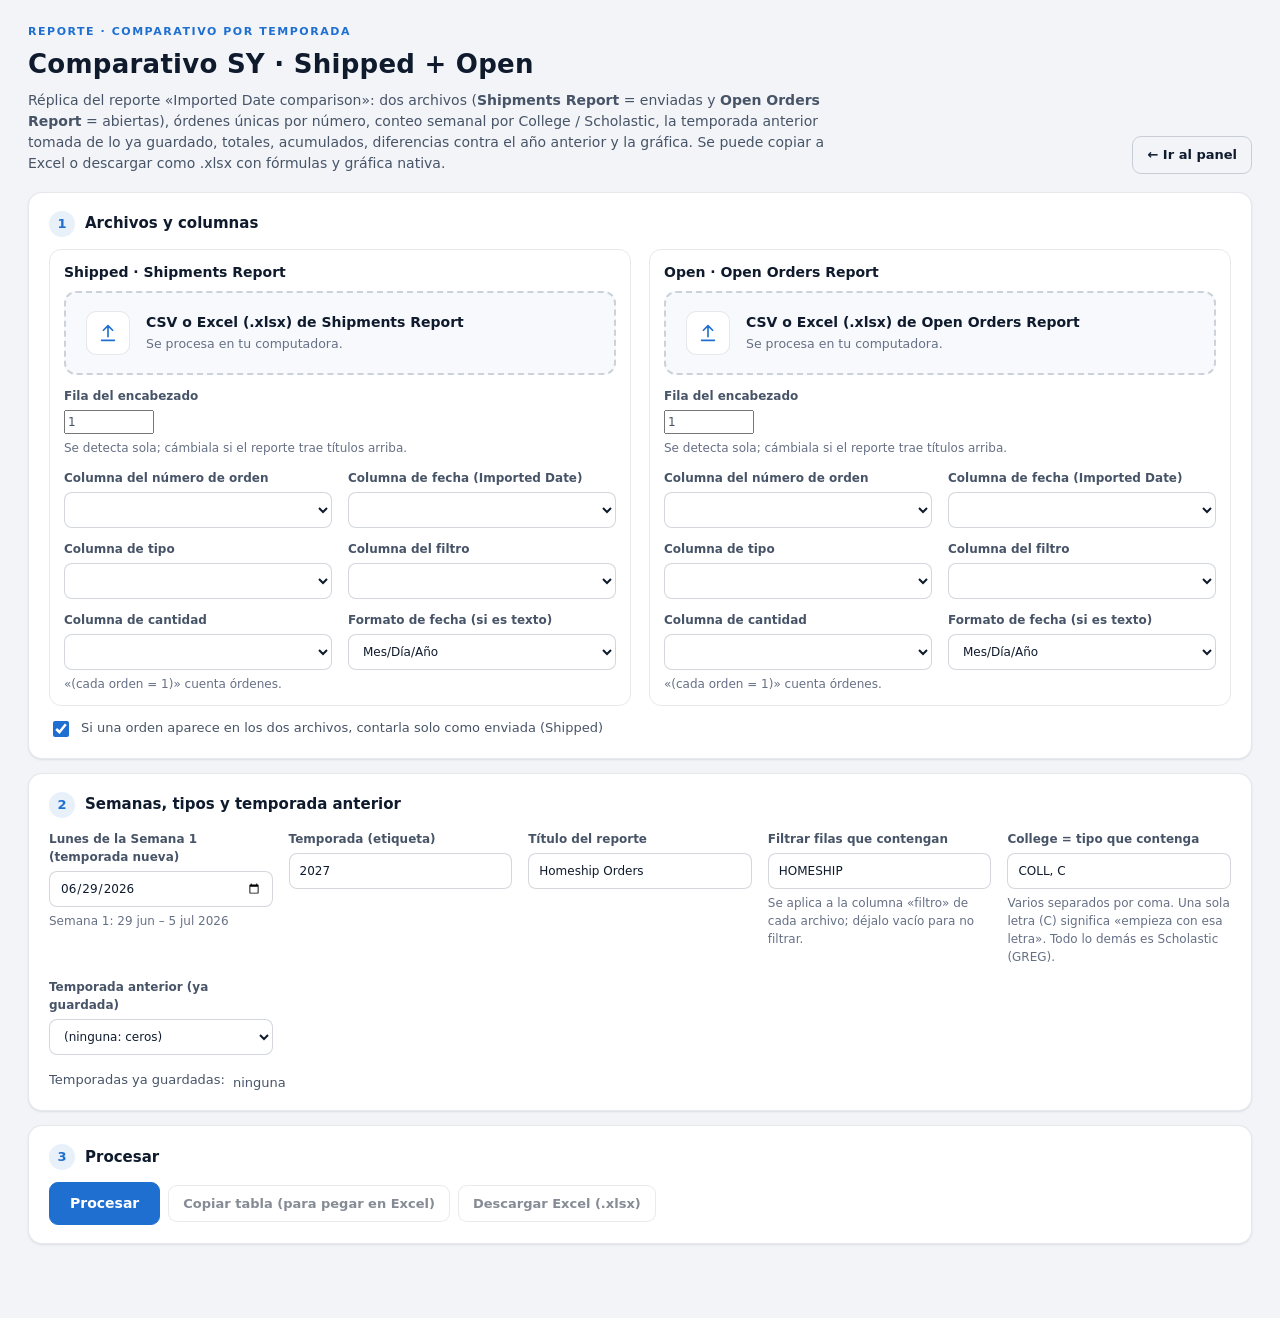
<file: reportes/comparativo-sy.html>
<!DOCTYPE html>
<html lang="es">
<head>
<meta charset="UTF-8">
<meta http-equiv="Content-Security-Policy" content="default-src 'self'; script-src 'self' 'unsafe-inline'; style-src 'self' 'unsafe-inline'; img-src 'self' data: blob:; font-src 'self'; connect-src 'self'; worker-src 'self'; manifest-src 'self'; frame-src 'self'; object-src 'none'; base-uri 'self'; form-action 'none'">
<meta name="viewport" content="width=device-width, initial-scale=1">
<title>Comparativo SY · Shipped + Open · Report Hub</title>
<link rel="icon" href="../icons/favicon.svg" type="image/svg+xml">
<link rel="stylesheet" href="reporte.css">
<script>try { var t = JSON.parse(localStorage.getItem('rh-tema') || '"auto"'); if (t === 'light' || t === 'dark') document.documentElement.setAttribute('data-theme', t); } catch (e) {}</script>
<style>
  .sy-wrap { max-height: none; }
  .sy-wrap table { border-collapse: separate; border-spacing: 0; font-size: 12.5px; }
  .sy-wrap td, .sy-wrap th { white-space: nowrap; padding: 4px 8px; border-bottom: 1px solid var(--border, #e5e7eb); text-align: right; }
  .sy-wrap td:nth-child(1), .sy-wrap td:nth-child(2) { text-align: left; position: sticky; background: var(--surface, #fff); z-index: 1; }
  .sy-wrap td:nth-child(1) { left: 0; min-width: 150px; max-width: 150px; overflow: hidden; text-overflow: ellipsis; }
  .sy-wrap td:nth-child(2) { left: 150px; min-width: 190px; border-right: 1px solid var(--border-2, #c3c8d1); }
  .sy-wrap tr.hd td { background: #0f2a4a; color: #fff; font-weight: 700; }
  .sy-wrap tr.hd td:nth-child(1), .sy-wrap tr.hd td:nth-child(2) { background: #0f2a4a; }
  .sy-wrap tr.sub td { font-weight: 700; background: var(--surface-3, #eef2f7); }
  .sy-wrap tr.sub td:nth-child(1), .sy-wrap tr.sub td:nth-child(2) { background: var(--surface-3, #eef2f7); }
  .sy-wrap td.neg { color: #b42318; }
  .sy-wrap td.pos { color: #067647; }
  .sy-chart { width: 100%; height: auto; margin-top: 14px; }
  .sy-chart text { fill: currentColor; font-size: 11px; }
  .sy-leyenda { display: flex; gap: 16px; flex-wrap: wrap; font-size: 13px; margin-top: 6px; }
  .sy-leyenda i { display: inline-block; width: 18px; height: 3px; vertical-align: middle; margin-right: 6px; border-radius: 2px; }
</style>
</head>
<body>
<div class="rp">
  <header class="rp-head">
    <div>
      <div class="eyebrow">Reporte · comparativo por temporada</div>
      <h1>Comparativo SY · Shipped + Open</h1>
      <p>Réplica del reporte «Imported Date comparison»: dos archivos (<strong>Shipments Report</strong> = enviadas y <strong>Open Orders Report</strong> = abiertas), órdenes únicas por número, conteo semanal por College / Scholastic, la temporada anterior tomada de lo ya guardado, totales, acumulados, diferencias contra el año anterior y la gráfica. Se puede copiar a Excel o descargar como .xlsx con fórmulas y gráfica nativa.</p>
    </div>
    <a class="btn ghost solo-suelto" href="../index.html">← Ir al panel</a>
  </header>

  <section class="card">
    <h2 class="step-h"><span class="step-n">1</span> Archivos y columnas</h2>
    <div class="dos-col" id="cfgArchivos"></div>
    <label class="check"><input type="checkbox" id="soloEnviada" checked> Si una orden aparece en los dos archivos, contarla solo como enviada (Shipped)</label>
  </section>

  <section class="card">
    <h2 class="step-h"><span class="step-n">2</span> Semanas, tipos y temporada anterior</h2>
    <div class="form-grid">
      <label class="fld">Lunes de la Semana 1 (temporada nueva) <input type="date" id="inicio" value="2026-06-29"><span class="hint" id="inicioInfo"></span></label>
      <label class="fld">Temporada (etiqueta) <input id="temporada" placeholder="p. ej. 2027"></label>
      <label class="fld">Título del reporte <input id="titulo" value="Homeship Orders"></label>
      <label class="fld">Filtrar filas que contengan <input id="palabra" value="HOMESHIP"><span class="hint">Se aplica a la columna «filtro» de cada archivo; déjalo vacío para no filtrar.</span></label>
      <label class="fld">College = tipo que contenga <input id="gCollege" value="COLL, C"><span class="hint">Varios separados por coma. Una sola letra (C) significa «empieza con esa letra». Todo lo demás es Scholastic (GREG).</span></label>
      <label class="fld">Temporada anterior (ya guardada) <select id="previa"></select></label>
    </div>
    <div class="inline">Temporadas ya guardadas: <span class="chips" id="temporadas"></span></div>
  </section>

  <section class="card">
    <h2 class="step-h"><span class="step-n">3</span> Procesar</h2>
    <div class="actions">
      <button id="go" class="btn primary lg" type="button">Procesar</button>
      <button id="copiar" class="btn" type="button" disabled>Copiar tabla (para pegar en Excel)</button>
      <button id="excel" class="btn" type="button" disabled>Descargar Excel (.xlsx)</button>
    </div>
    <div class="progress" id="progreso" hidden><div></div></div>
    <div id="estado"></div>
    <div id="aviso" class="aviso" hidden></div>
    <div id="usado" class="usado"></div>
  </section>

  <section class="card save" id="panelGuardar" hidden></section>

  <section class="card" id="resultados" hidden>
    <div id="salida" class="table-wrap sy-wrap"></div>
    <div id="grafica"></div>
  </section>

  <section class="card" id="auditoriaCard" hidden>
    <h2 class="step-h"><span class="step-n">✓</span> Auditoría</h2>
    <div class="table-wrap"><table class="tbl-cfg" id="audConteos"></table></div>
  </section>
</div>

<script src="../js/core/util.js"></script>
<script src="../js/core/store.js"></script>
<script src="../js/core/zip.js"></script>
<script src="../js/core/xlsx.js"></script>
<script src="../js/core/excel-filas.js"></script>
<script src="../js/core/csv.js"></script>
<script src="../js/registry.js"></script>
<script src="../js/puente.js"></script>
<script>
const $ = id => document.getElementById(id);
const esc = RH.util.esc;
const DATASET = 'comparativo-sy';
const CAMPOS = ['env', 'abi'];
const ARCH = { 1: { nombre: 'Shipped', informe: 'Shipments Report', campo: 'env' }, 2: { nombre: 'Open', informe: 'Open Orders Report', campo: 'abi' } };
const NSEM = 52;
const enc = { 1: [], 2: [] };
let snapshotBase = null, ultimo = null, auditoria = null, procesando = false, cambioDurante = false;
let matriz = null, tsv = '', previas = [];

const norm = s => String(s == null ? '' : s).trim().replace(/,/g, '');
function normId(v) { const t = norm(v); if (t === '') return ''; const n = Number(t); return isFinite(n) ? String(n) : t.toUpperCase(); }
const lista = txt => String(txt).split(',').map(x => x.trim().toUpperCase()).filter(Boolean);
const syEtiqueta = temp => "SY'" + String(temp).slice(-2);

// ---------- tarjetas de archivo
function armarArchivos() {
  $('cfgArchivos').innerHTML = [1, 2].map(n => `
    <div class="arch">
      <h3 class="arch-t">${ARCH[n].nombre} · ${ARCH[n].informe}</h3>
      <label class="drop" id="zona${n}">
        <span class="drop-ico" aria-hidden="true"><svg viewBox="0 0 24 24" width="22" height="22"><path d="M12 16V4M7 9l5-5 5 5M5 20h14" fill="none" stroke="currentColor" stroke-width="1.8" stroke-linecap="round" stroke-linejoin="round"/></svg></span>
        <span><strong>CSV o Excel (.xlsx) de ${ARCH[n].informe}</strong><small id="archivoInfo${n}">Se procesa en tu computadora.</small></span>
        <input type="file" id="archivo${n}" accept=".csv,.xlsx,.xlsm,text/csv,application/vnd.openxmlformats-officedocument.spreadsheetml.sheet">
      </label>
      <label class="fld fld-hoja" id="hojaWrap${n}" hidden>Hoja del libro <select id="hoja${n}"></select></label>
      <label class="fld fld-hoja">Fila del encabezado <input type="number" min="1" id="filaEnc${n}" value="1" style="width:90px"><span class="hint">Se detecta sola; cámbiala si el reporte trae títulos arriba.</span></label>
      <div class="form-grid">
        <label class="fld">Columna del número de orden <select id="colId${n}"></select></label>
        <label class="fld">Columna de fecha (Imported Date) <select id="colFecha${n}"></select></label>
        <label class="fld">Columna de tipo <select id="colTipo${n}"></select></label>
        <label class="fld">Columna del filtro <select id="colFiltro${n}"></select></label>
        <label class="fld">Columna de cantidad <select id="colQty${n}"></select><span class="hint">«(cada orden = 1)» cuenta órdenes.</span></label>
        <label class="fld">Formato de fecha (si es texto)
          <select id="fmt${n}"><option value="MDY">Mes/Día/Año</option><option value="DMY">Día/Mes/Año</option></select></label>
      </div>
    </div>`).join('');
  [1, 2].forEach(n => {
    RH.puente.zonaArchivo($('zona' + n), $('archivo' + n), $('archivoInfo' + n));
    $('archivo' + n).addEventListener('change', () => alElegirArchivo(n));
    $('hoja' + n).addEventListener('change', () => alElegirArchivo(n));
    $('filaEnc' + n).addEventListener('change', () => alElegirArchivo(n));
  });
}

function llenar(sel, cols, preferidas, vacio) {
  const previa = sel.value;
  sel.replaceChildren(...[...(vacio ? [new Option(vacio, '')] : []), ...cols.map(c => new Option(c || '(sin nombre)', c))]);
  const pref = preferidas.map(re => cols.find(c => re.test(c))).find(Boolean);
  sel.value = cols.includes(previa) ? previa : (pref || (vacio ? '' : cols[0]) || '');
}

async function alElegirArchivo(n) {
  const f = $('archivo' + n).files[0];
  $('hojaWrap' + n).hidden = true;
  if (!f) { enc[n] = []; return; }
  try {
    const cols = await RH.puente.cargarEncabezados(f, $('hoja' + n), $('hojaWrap' + n), $('filaEnc' + n));
    enc[n] = cols;
    llenar($('colId' + n), cols, [/^ORACLE ORDER NUMBER$/, /^ORDER (NUMBER|NUM|NO|ID)$/, /^(ORDER|ORDEN|PEDIDO|FOLIO)( (NUMBER|NUM|NO|ID))?$|^ID$/, /ORDER.*(NUMBER|NUM|NO\b|ID\b)|ORDEN|PEDIDO|FOLIO/, /NUMBER|NUM|ID\b/]);
    llenar($('colFecha' + n), cols, [/^IMPORTED( DATE)?$/, /IMPORTED/, /FECHA|DATE/]);
    llenar($('colTipo' + n), cols, [/^ASSIGNMENT TYPE$/, /TYPE|TIPO/]);
    llenar($('colFiltro' + n), cols, [/^SERVICE ORDER TYPE$/, /SERVICE|SERVICIO/], '(sin filtro)');
    llenar($('colQty' + n), cols.filter(c => RH.csv.esCantidad(c)), [], '(cada orden = 1)');
    $('estado').textContent = '';
  } catch (e) {
    $('estado').textContent = 'No pude leer el encabezado de ' + ARCH[n].nombre + ': ' + e.message;
  }
}

// ---------- temporada anterior
const claveSel = s => s.id;
async function cargarPrevias() {
  let todas = [];
  try { todas = (await RH.store.snapshots(DATASET)).filter(x => !x.demo); } catch (e) { /* sin base */ }
  const inicio = $('inicio').value;
  previas = todas.filter(x => x.week1 !== inicio).sort((a, b) => (a.week1 || '').localeCompare(b.week1 || ''));
  const prev = $('previa').value;
  $('previa').replaceChildren(new Option('(ninguna: ceros)', ''), ...previas.map(s => new Option(s.season + ' · semana 1 = ' + RH.util.fmtFecha(s.week1), claveSel(s))));
  const antes = previas.filter(x => (x.week1 || '') < inicio);
  $('previa').value = previas.some(s => s.id === prev) ? prev : (antes.length ? antes[antes.length - 1].id : '');
  $('temporadas').textContent = todas.length ? todas.map(s => s.season).join(', ') : 'ninguna';
}

// ---------- procesar
async function procesar() {
  procesando = true; cambioDurante = false;
  try { await procesarArchivos(); } finally { procesando = false; }
}

async function procesarArchivos() {
  const archivos = [1, 2].map(n => ({
    n, file: $('archivo' + n).files[0], id: $('colId' + n).value, fecha: $('colFecha' + n).value, tipo: $('colTipo' + n).value,
    filtro: $('colFiltro' + n).value, qty: $('colQty' + n).value, fmt: $('fmt' + n).value,
    filaEnc: Math.max(1, Math.floor(+$('filaEnc' + n).value) || 1) - 1, hoja: null
  }));
  if (archivos.some(a => !a.file)) { $('estado').textContent = 'Elige los dos archivos (Shipped y Open).'; return; }
  const inicio = Date.parse($('inicio').value), inicioIso = $('inicio').value;
  if (!(inicio > 0)) { $('estado').textContent = 'Escribe el lunes de la semana 1.'; return; }
  const PALABRA = $('palabra').value.trim().toUpperCase();
  const claves = lista($('gCollege').value);
  if (!claves.length) { $('estado').textContent = 'Escribe los valores de tipo que cuentan como College.'; return; }
  const esCollege = t => claves.some(c => c.length === 1 ? t.startsWith(c) : t.includes(c));
  archivos.forEach(a => { a.hoja = RH.puente.esExcel(a.file) ? $('hoja' + a.n).value : null; });

  ultimo = null; snapshotBase = null; matriz = null;
  $('go').disabled = true; $('progreso').hidden = false; $('aviso').hidden = true; $('usado').textContent = '';
  $('resultados').hidden = true; $('auditoriaCard').hidden = true; $('copiar').disabled = true; $('excel').disabled = true; guardarUI.ocultar();

  const propios = { 1: new Set(), 2: new Set() }, vistos = propios, datos = new Map();
  const est = { 1: { filas: 0, sinId: 0, dup: 0, enAmbos: 0, fuera: 0, otros: 0, unicas: 0, contadas: 0, na: 0 }, 2: { filas: 0, sinId: 0, dup: 0, enAmbos: 0, fuera: 0, otros: 0, unicas: 0, contadas: 0, na: 0 } };
  const sumas = { 1: 0, 2: 0 };
  let antes = 0, malas = 0, avisoExcel = null;
  const soloEnviada = $('soloEnviada').checked;
  // Shipped se lee primero (manda cuando una orden está en los dos archivos)
  try {
    for (const n of [1, 2]) {
      const a = archivos[n - 1], e = est[n], ix = {};
      const r = await RH.csv.leer(a.file, {
        hoja: a.hoja, columnasFecha: [a.fecha], filaEncabezado: a.filaEnc,
        alEncabezado(h) {
          ix.id = h.indexOf(a.id); ix.fecha = h.indexOf(a.fecha); ix.tipo = h.indexOf(a.tipo);
          ix.filtro = a.filtro ? h.indexOf(a.filtro) : -1; ix.qty = a.qty ? h.indexOf(a.qty) : -1;
          if (ix.id < 0 || ix.fecha < 0 || ix.tipo < 0 || (a.filtro && ix.filtro < 0) || (a.qty && ix.qty < 0)) throw new Error('En ' + ARCH[n].nombre + ' no encontré alguna de las columnas elegidas.');
        },
        alFila(row) {
          e.filas++;
          const id = normId(row[ix.id]);
          if (id === '') { e.sinId++; return; }
          if (propios[n].has(id)) { e.dup++; return; }          // repetida dentro del mismo archivo: cuenta una vez
          propios[n].add(id);
          if (n === 2 && propios[1].has(id)) { e.enAmbos++; if (soloEnviada) return; }
          e.unicas++;
          if (PALABRA && ix.filtro >= 0 && !String(row[ix.filtro] || '').toUpperCase().includes(PALABRA)) { e.fuera++; return; }
          const t = String(row[ix.tipo] || '').trim().toUpperCase();
          const g = { id: esCollege(t) ? 'COLLEGE' : 'SCHOLASTIC' };      // Scholastic (GREG) es todo lo demás
          const { semana, motivo } = RH.csv.semana(row[ix.fecha], inicio, a.fmt);
          const valor = ix.qty >= 0 ? RH.csv.num(row[ix.qty]) : 1;
          e.contadas++;
          if (semana === 'N/A') { e.na++; if (motivo === 'sin-fecha') malas++; else antes++; }
          if (!datos.has(semana)) datos.set(semana, new Map());
          const mt = datos.get(semana);
          if (!mt.has(g.id)) mt.set(g.id, { env: 0, abi: 0 });
          mt.get(g.id)[ARCH[n].campo] += valor; sumas[n] += valor;
        },
        alProgreso(leidos, total) {
          $('estado').textContent = 'Leyendo ' + ARCH[n].nombre + '… ' + Math.round(total ? leidos / total * 100 : 100) + ' %';
          $('progreso').firstElementChild.style.width = (total ? Math.min(100, leidos / total * 100) : 100).toFixed(1) + '%';
        }
      });
      if (r.aviso) avisoExcel = (avisoExcel ? avisoExcel + ' ' : '') + ARCH[n].nombre + ': ' + r.aviso;
    }
  } catch (err) {
    $('estado').textContent = 'Error: ' + err.message;
    $('go').disabled = false; $('progreso').hidden = true;
    return;
  }

  const cfgArch = archivos.map(a => ({ archivo: RH.puente.metaArchivo(a.file, a.hoja), colId: a.id, colFecha: a.fecha, colTipo: a.tipo, colFiltro: a.filtro || undefined, colQty: a.qty || undefined, fmt: a.fmt }));
  const snap = Object.assign(RH.puente.desdeMapa(datos, CAMPOS), {
    dataset: DATASET, week1: inicioIso,
    meta: {
      reporte: DATASET, archivo: { nombre: archivos.map(a => a.file.name).join(' + '), tam: archivos.reduce((t, a) => t + a.file.size, 0), modificado: Math.max(...archivos.map(a => a.file.lastModified)), tipo: 'excel/csv', hoja: null },
      archivos: cfgArch, filas: est[1].contadas + est[2].contadas, fechasMalas: malas, antesDeInicio: antes,
      config: { titulo: $('titulo').value.trim(), palabra: PALABRA, college: claves, soloEnviada }
    }
  });
  snapshotBase = snap;
  auditoria = { est, vistos, sumas, archivos };
  $('estado').textContent = 'Listo. Órdenes únicas: Shipped ' + est[1].unicas.toLocaleString() + ' · Open ' + est[2].unicas.toLocaleString() +
    ' | Contadas (College + Scholastic): Shipped ' + est[1].contadas.toLocaleString() + ' · Open ' + est[2].contadas.toLocaleString() +
    ' | En N/A: ' + (antes + malas).toLocaleString();
  $('go').disabled = false; $('progreso').firstElementChild.style.width = '100%';
  await cargarPrevias();
  pintar(); pintarAuditoria();
  $('usado').textContent = 'Calculado con: Lunes de la Semana 1 = ' + inicioIso + ' · ' + archivos.map(a => ARCH[a.n].nombre + ': ' + a.file.name + ' (orden ' + a.id + ', fecha ' + a.fecha + ', tipo ' + a.tipo + (a.filtro ? ', filtro ' + a.filtro : '') + (a.qty ? ', cantidad ' + a.qty : '') + ')').join(' · ') + (PALABRA ? ' · Filtro: ' + PALABRA : '');
  if (cambioDurante) { $('aviso').hidden = false; $('aviso').textContent = 'La configuración cambió mientras se procesaba: pulsa «Procesar» otra vez antes de guardar.'; return; }
  ultimo = true;
  const semanasNum = [...datos.keys()].filter(k => k !== 'N/A');
  const avisos = RH.puente.avisosResultado({ base: snap.meta.filas, antesDeInicio: antes, fechasMalas: malas, maxSemana: Math.max(0, ...semanasNum), maxEnRango: RH.puente.ultimaSemana(semanasNum), fuera: RH.puente.fueraDeRango(datos, 'env') });
  if (avisoExcel) avisos.unshift(avisoExcel);
  [1, 2].forEach(n => { if (est[n].sinId) avisos.push(est[n].sinId.toLocaleString() + ' fila(s) de ' + ARCH[n].nombre + ' sin número de orden quedaron fuera.'); });
  [1, 2].forEach(n => { if (est[n].unicas && !est[n].contadas) avisos.push('Ninguna orden de ' + ARCH[n].nombre + ' coincide con el filtro y los tipos elegidos: revisa las columnas y la palabra del filtro.'); });
  $('aviso').hidden = !avisos.length;
  $('aviso').textContent = avisos.length ? '⚠ ' + avisos.join(' ') : '';
  guardarUI.mostrar('Temporada ' + ($('temporada').value || '(sin etiqueta)') + ' · Semana 1 = ' + RH.util.fmtFecha(inicioIso) + ' · ' + (est[1].contadas + est[2].contadas).toLocaleString() + ' órdenes contadas (Shipped ' + est[1].contadas.toLocaleString() + ' + Open ' + est[2].contadas.toLocaleString() + ').');
}

// ---------- la matriz del reporte (la misma para la tabla, el TSV y el Excel)
const L = RH.xlsx.col;
const fmtMDY = (iso, largo) => { const d = new Date(RH.util.isoToUTC(iso)); return (d.getUTCMonth() + 1) + '/' + d.getUTCDate() + '/' + (largo ? d.getUTCFullYear() : String(d.getUTCFullYear()).slice(-2)); };
function semanaIso(iso) {      // número de semana ISO del lunes dado
  const d = new Date(RH.util.isoToUTC(iso)); const dia = (d.getUTCDay() + 6) % 7;
  d.setUTCDate(d.getUTCDate() - dia + 3);
  const p = new Date(Date.UTC(d.getUTCFullYear(), 0, 4));
  return 1 + Math.round(((d - p) / 86400000 - 3 + ((p.getUTCDay() + 6) % 7)) / 7);
}

function construirMatriz() {
  const snap = snapshotBase; if (!snap) return null;
  const prev = previas.find(s => s.id === $('previa').value) || null;
  const temp = $('temporada').value.trim() || String(+snap.week1.slice(0, 4) + 1);
  const syA = prev ? syEtiqueta(prev.season) : "SY'prev", syN = syEtiqueta(temp);
  const titulo = $('titulo').value.trim() || 'Orders';
  const sem = Object.keys(snap.weeks).map(Number);
  const Lult = Math.min(NSEM, Math.max(0, ...sem, 0));
  const C0 = 2;                                       // columna C = «Previous Season» (N/A); semana w → columna C0 + w
  const col = w => C0 + w;
  const g = [];                                       // g[fila0][col] = {v?, f?, s}
  const put = (r, c, o) => { (g[r] = g[r] || [])[c] = o; };
  const txt = (r, c, t, s) => put(r, c, { v: t, s: s || 'texto' });

  const dato = (snapX, w, tipo, campos) => {
    const b = w === 0 ? (snapX.na || {}) : ((snapX.weeks[w] || {}));
    const o = b[tipo]; return o ? campos.reduce((t, k) => t + (+o[k] || 0), 0) : 0;
  };

  // fila 1 (índice 0): semana de calendario; fila 2: encabezados de la temporada anterior
  txt(0, 0, 'Imported Date', 'sub'); txt(0, 1, titulo + ' by Week ' + syA, 'sub');
  txt(1, 1, syA, 'header'); txt(1, C0, 'Previous Season', 'header');
  for (let w = 1; w <= NSEM; w++) {
    const lunesN = RH.util.addDays(snap.week1, (w - 1) * 7);
    put(0, col(w), { v: semanaIso(lunesN), s: 'texto' });
    const lunesP = prev ? RH.util.addDays(prev.week1, (w - 1) * 7) : null;
    txt(1, col(w), 'Week ' + w + (lunesP ? ' ' + fmtMDY(lunesP) : ''), 'header');
  }
  // bloque SY anterior (filas 3-6)
  const filasPrev = [[2, 'College', 'COLLEGE'], [3, 'Scholastic', 'SCHOLASTIC']];
  filasPrev.forEach(([r, et, tipo]) => {
    txt(r, 1, et);
    for (let w = 0; w <= NSEM; w++) put(r, col(w) , { v: prev ? dato(prev, w, tipo, CAMPOS) : 0, s: 'int' });
  });
  txt(4, 1, 'Total Regalia ' + syA, 'totTexto'); txt(5, 1, 'Total Regalia ' + syA + ' cum', 'totTexto');
  for (let w = 0; w <= NSEM; w++) {
    const c = col(w), X = L(c);
    put(4, c, { f: X + '3+' + X + '4', s: 'totInt' });
    put(5, c, { f: w === 0 ? X + '5' : L(c - 1) + '6+' + X + '5', s: 'totInt' });
  }
  // encabezado SY nuevo (fila 7)
  txt(6, 1, syN, 'header');
  for (let w = 1; w <= NSEM; w++) txt(6, col(w), 'Week ' + w + ' ' + fmtMDY(RH.util.addDays(snap.week1, (w - 1) * 7), true), 'header');

  // bloques Shipped (filas 8-11) y Open (filas 13-15)
  const bloque = (r0, campo, tit, tot, cum) => {
    txt(r0, 0, tit, 'sub');
    [['College', 'COLLEGE'], ['Scholastic', 'SCHOLASTIC']].forEach(([et, tipo], i) => {
      txt(r0 + i, 1, et);
      for (let w = 0; w <= NSEM; w++) { if (w > Lult) break; put(r0 + i, col(w), { v: dato(snap, w, tipo, [campo]), s: 'int' }); }
    });
    txt(r0 + 2, 1, tot, 'totTexto');
    for (let w = 0; w <= NSEM; w++) { if (w > Lult) break; const X = L(col(w)); put(r0 + 2, col(w), { f: X + (r0 + 1) + '+' + X + (r0 + 2), s: 'totInt' }); }
    if (cum) {
      txt(r0 + 3, 1, cum, 'totTexto');
      for (let w = 0; w <= NSEM; w++) { if (w > Lult) break; const X = L(col(w)); put(r0 + 3, col(w), { f: w === 0 ? X + (r0 + 3) : L(col(w) - 1) + (r0 + 4) + '+' + X + (r0 + 3), s: 'totInt' }); }
    }
  };
  bloque(7, 'env', "Shipped 'Shipments Report'", 'Total shipped ' + syN, 'Total shipped ' + syN + ' cum');
  bloque(12, 'abi', "Open 'Open Orders Report'", 'Total Open ' + syN, null);

  // totales (filas 16-18) y diferencias (20-22, 24-26): solo hasta la última semana con datos
  const defs = [[15, 'Total Regalia ' + syN, X => X + '10+' + X + '15'], [16, 'Total College', X => X + '8+' + X + '13'], [17, 'Total Scholastic', X => X + '9+' + X + '14']];
  defs.forEach(([r, et, f]) => { txt(r, 1, et, 'totTexto'); for (let w = 1; w <= Lult; w++) put(r, col(w), { f: f(L(col(w))), s: 'totInt' }); });
  const delt = [[19, 'Delta Regalia YOY', 16, 5], [20, 'Delta College', 17, 3], [21, 'Delta Scholastic', 18, 4]];
  delt.forEach(([r, et, a, b]) => { txt(r, 1, et, 'totTexto'); for (let w = 1; w <= Lult; w++) { const X = L(col(w)); put(r, col(w), { f: X + a + '-' + X + b, s: 'totDInt' }); } });
  const cum = [[23, 'Delta Cum Regalia YOY', 20], [24, 'Delta College', 21], [25, 'Delta Scholastic', 22]];
  cum.forEach(([r, et, de]) => { txt(r, 1, et, 'totTexto'); for (let w = 1; w <= Lult; w++) { const X = L(col(w)); put(r, col(w), { f: w === 1 ? X + de : L(col(w) - 1) + (r + 1) + '+' + X + de, s: 'totDInt' }); } });

  // evaluar las fórmulas (solo + y −) para mostrar los valores en pantalla
  const memo = new Map();
  const valorDe = (r, c) => {
    const k = r + ',' + c; if (memo.has(k)) return memo.get(k);
    const cel = (g[r] || [])[c]; let v = 0;
    if (cel) {
      if (cel.f) { v = 0; cel.f.replace(/([+-]?)([A-Z]+)(\d+)/g, (_, sg, cl, fl) => { let ci = 0; for (const ch of cl) ci = ci * 26 + ch.charCodeAt(0) - 64; const x = valorDe(+fl - 1, ci - 1); v += sg === '-' ? -x : x; return ''; }); }
      else v = typeof cel.v === 'number' ? cel.v : 0;
    }
    memo.set(k, v); return v;
  };
  const filasN = g.length, colsN = col(NSEM) + 1;
  g.forEach((fila, r) => (fila || []).forEach((cel, c) => { if (cel && cel.f) cel.v = valorDe(r, c); }));
  return { g, filasN, colsN, Lult, prev, syA, syN, titulo, C0, col, valorDe };
}

// ---------- pantalla
const TIPO_FILA = { header: 'hd', totTexto: 'sub', totInt: 'sub', totDInt: 'sub' };
function pintar() {
  if (!snapshotBase) return;
  matriz = construirMatriz();
  const { g, filasN, colsN } = matriz;
  let html = '<table>', t = [];
  for (let r = 0; r < filasN; r++) {
    const fila = g[r] || [];
    const clase = (fila[1] && TIPO_FILA[fila[1].s]) || (fila[2] && TIPO_FILA[fila[2].s]) || '';
    html += '<tr' + (clase ? ' class="' + clase + '"' : '') + '>';
    const tr = [];
    for (let c = 0; c < colsN; c++) {
      const cel = fila[c];
      const v = cel && cel.v != null ? cel.v : '';
      const delta = cel && cel.s === 'totDInt' && typeof v === 'number';
      html += '<td' + (delta ? ' class="' + (v < 0 ? 'neg' : v > 0 ? 'pos' : '') + '"' : '') + '>' + esc(typeof v === 'number' ? v.toLocaleString('en-US') : v) + '</td>';
      tr.push(v);
    }
    html += '</tr>'; t.push(tr.join('\t'));
  }
  html += '</table>';
  $('salida').innerHTML = html;
  tsv = t.join('\n');
  pintarGrafica();
  $('resultados').hidden = false; $('copiar').disabled = false; $('excel').disabled = false;
}

function seriesGrafica() {
  const m = matriz;
  const fila = (r, hasta) => Array.from({ length: NSEM }, (_, i) => i + 1 <= hasta ? m.valorDe(r, m.col(i + 1)) : null);
  return [
    { nombre: 'Total Regalia ' + m.syA, r: 4, color: '7C8AA5', v: fila(4, NSEM) },
    { nombre: 'Total shipped ' + m.syN, r: 9, color: '1F6FD1', v: fila(9, m.Lult) },
    { nombre: 'Total Regalia ' + m.syN, r: 15, color: 'E2751F', v: fila(15, m.Lult) }
  ];
}
function pintarGrafica() {
  const m = matriz, S = seriesGrafica();
  const W = 960, H = 320, ML = 52, MR = 14, MT = 14, MB = 30;
  const max = Math.max(1, ...S.flatMap(s => s.v.filter(x => x != null)));
  const paso = Math.pow(10, Math.floor(Math.log10(max))), techo = Math.ceil(max / paso) * paso;
  const x = i => ML + (W - ML - MR) * i / (NSEM - 1), y = v => MT + (H - MT - MB) * (1 - v / techo);
  let svg = '<svg class="sy-chart" viewBox="0 0 ' + W + ' ' + H + '" role="img" aria-label="Imported ' + esc(m.syA + ' vs ' + m.syN) + '">';
  for (let k = 0; k <= 4; k++) { const v = techo * k / 4; svg += '<line x1="' + ML + '" x2="' + (W - MR) + '" y1="' + y(v) + '" y2="' + y(v) + '" stroke="currentColor" opacity=".12"/><text x="' + (ML - 6) + '" y="' + (y(v) + 4) + '" text-anchor="end">' + Math.round(v).toLocaleString('en-US') + '</text>'; }
  for (let w = 1; w <= NSEM; w += 4) svg += '<text x="' + x(w - 1) + '" y="' + (H - 8) + '" text-anchor="middle">' + w + '</text>';
  S.forEach(s => {
    let d = '', abierto = false;
    s.v.forEach((v, i) => { if (v == null) { abierto = false; return; } d += (abierto ? 'L' : 'M') + x(i).toFixed(1) + ' ' + y(v).toFixed(1); abierto = true; });
    svg += '<path d="' + d + '" fill="none" stroke="#' + s.color + '" stroke-width="2.4" stroke-linejoin="round"/>';
  });
  svg += '</svg><div class="sy-leyenda">' + S.map(s => '<span><i style="background:#' + s.color + '"></i>' + esc(s.nombre) + '</span>').join('') + '</div>';
  $('grafica').innerHTML = '<h3 class="arch-t" style="margin-top:14px">Imported ' + esc(m.syA) + ' vs ' + esc(m.syN) + ' (órdenes por semana)</h3>' + svg;
}

$('previa').addEventListener('change', () => { if (snapshotBase) pintar(); });
['titulo'].forEach(id => $(id).addEventListener('input', () => { if (snapshotBase) pintar(); }));
$('copiar').onclick = async () => { await RH.util.copiarTexto(tsv); RH.util.toast('Tabla copiada.', { tipo: 'ok' }); };

// ---------- Excel con el mismo diseño, fórmulas vivas y gráfica nativa
$('excel').onclick = async () => {
  if (!matriz) return;
  const m = matriz, wb = RH.xlsx.libro({ titulo: m.titulo + ' ' + m.syA + ' vs ' + m.syN });
  const h = wb.hoja(m.titulo.slice(0, 28) || 'Comparativo', { grid: true });
  const E = RH.xlsx.ESTILOS;
  for (let r = 0; r < m.filasN; r++) {
    const fila = (m.g[r] || []).map(c => c ? { v: c.v, f: c.f, s: c.s } : null);
    const lleno = fila.length ? fila : [];
    h.fila(lleno);
  }
  h.ancho([24, 30, 14].concat(Array(NSEM).fill(14)));
  h.congelar(2, 3);
  const S = seriesGrafica();
  h.grafica({
    tipo: 'line', titulo: 'Imported ' + m.syA + ' vs ' + m.syN,
    categorias: Array.from({ length: NSEM }, (_, i) => (m.g[1][m.col(i + 1)] || {}).v),
    cat: { fila: 1, c1: m.col(1), c2: m.col(NSEM) },
    series: S.map(s => ({ nombre: s.nombre, nombreRef: { c: 1, r: s.r }, fila: s.r, c1: m.col(1), c2: m.col(NSEM), color: s.color, valores: s.v })),
    formatoEje: '#,##0', formatoCache: '#,##0',
    ancla: { c: 1, r: m.filasN + 2, w: 16, h: 22 }
  });
  const blob = await wb.blob();
  RH.util.descargar(blob, RH.util.nombreArchivo('Imported Date comparison ' + m.syA + ' vs ' + m.syN) + '.xlsx');
  RH.util.toast('Excel descargado con fórmulas y gráfica nativa (editable).', { tipo: 'ok' });
};

// ---------- auditoría
function pintarAuditoria() {
  const A = auditoria; if (!A) return;
  const f = n => n.toLocaleString();
  const e = A.est;
  const filas = [
    ['Filas leídas (Shipped / Open)', f(e[1].filas) + ' / ' + f(e[2].filas)],
    ['Filas sin número de orden (excluidas)', f(e[1].sinId) + ' / ' + f(e[2].sinId)],
    ['Repetidas dentro del mismo archivo', f(e[1].dup) + ' / ' + f(e[2].dup)],
    ['Órdenes de Open que también están en Shipped', f(e[2].enAmbos) + (document.getElementById('soloEnviada').checked ? ' (solo cuentan como Shipped)' : ' (cuentan en los dos)')],
    ['Órdenes únicas (Shipped / Open)', f(e[1].unicas) + ' / ' + f(e[2].unicas)],
    ['Fuera del filtro', f(e[1].fuera) + ' / ' + f(e[2].fuera)],
    ['Contadas (Shipped / Open)', f(e[1].contadas) + ' / ' + f(e[2].contadas)],
    ['De ellas en N/A (antes de la semana 1 o sin fecha)', f(e[1].na) + ' / ' + f(e[2].na)]
  ];
  $('audConteos').innerHTML = filas.map(r => '<tr><td>' + esc(r[0]) + '</td><td class="num"><strong>' + esc(r[1]) + '</strong></td></tr>').join('');
  $('auditoriaCard').hidden = false;
}

// ---------- guardar en el dashboard
const guardarUI = RH.puente.panelGuardar({
  contenedor: $('panelGuardar'),
  dataset: DATASET,
  construir() {
    if (!ultimo || !snapshotBase) throw new Error('Primero procesa los archivos.');
    return Object.assign({}, snapshotBase, { season: $('temporada').value.trim(), meta: Object.assign({}, snapshotBase.meta, { config: Object.assign({}, snapshotBase.meta.config, { titulo: $('titulo').value.trim() }) }) });
  },
  validar(snap) {
    const avisos = [];
    if (new Date(snap.week1 + 'T00:00:00Z').getUTCDay() !== 1) avisos.push('El lunes de la semana 1 (' + snap.week1 + ') no es lunes.');
    if (snap.meta.filas && snap.meta.antesDeInicio > snap.meta.filas * 0.3) avisos.push('El ' + Math.round(snap.meta.antesDeInicio / snap.meta.filas * 100) + ' % de las órdenes quedó antes de la semana 1. ¿La fecha de inicio corresponde a estos archivos?');
    avisos.push(...RH.puente.avisoSemanas(snap));
    return avisos.length ? avisos.join(' ') : null;
  }
});

armarArchivos();
$('go').onclick = procesar;
RH.puente.enlazarTemporada($('inicio'), $('temporada'), $('inicioInfo'));
cargarPrevias();
window.addEventListener('focus', () => { cargarPrevias().then(() => { if (snapshotBase) pintar(); }); });
RH.puente.invalidarAlCambiar([$('cfgArchivos'), $('inicio'), $('palabra'), $('gCollege'), $('soloEnviada')], () => {
  if (procesando) { cambioDurante = true; return; }
  if (!ultimo) return;
  ultimo = null; guardarUI.ocultar();
  $('aviso').hidden = false;
  $('aviso').textContent = 'La configuración cambió: pulsa «Procesar» otra vez antes de guardar en el dashboard.';
});
$('inicio').addEventListener('change', cargarPrevias);
</script>
</body>
</html>
</file>
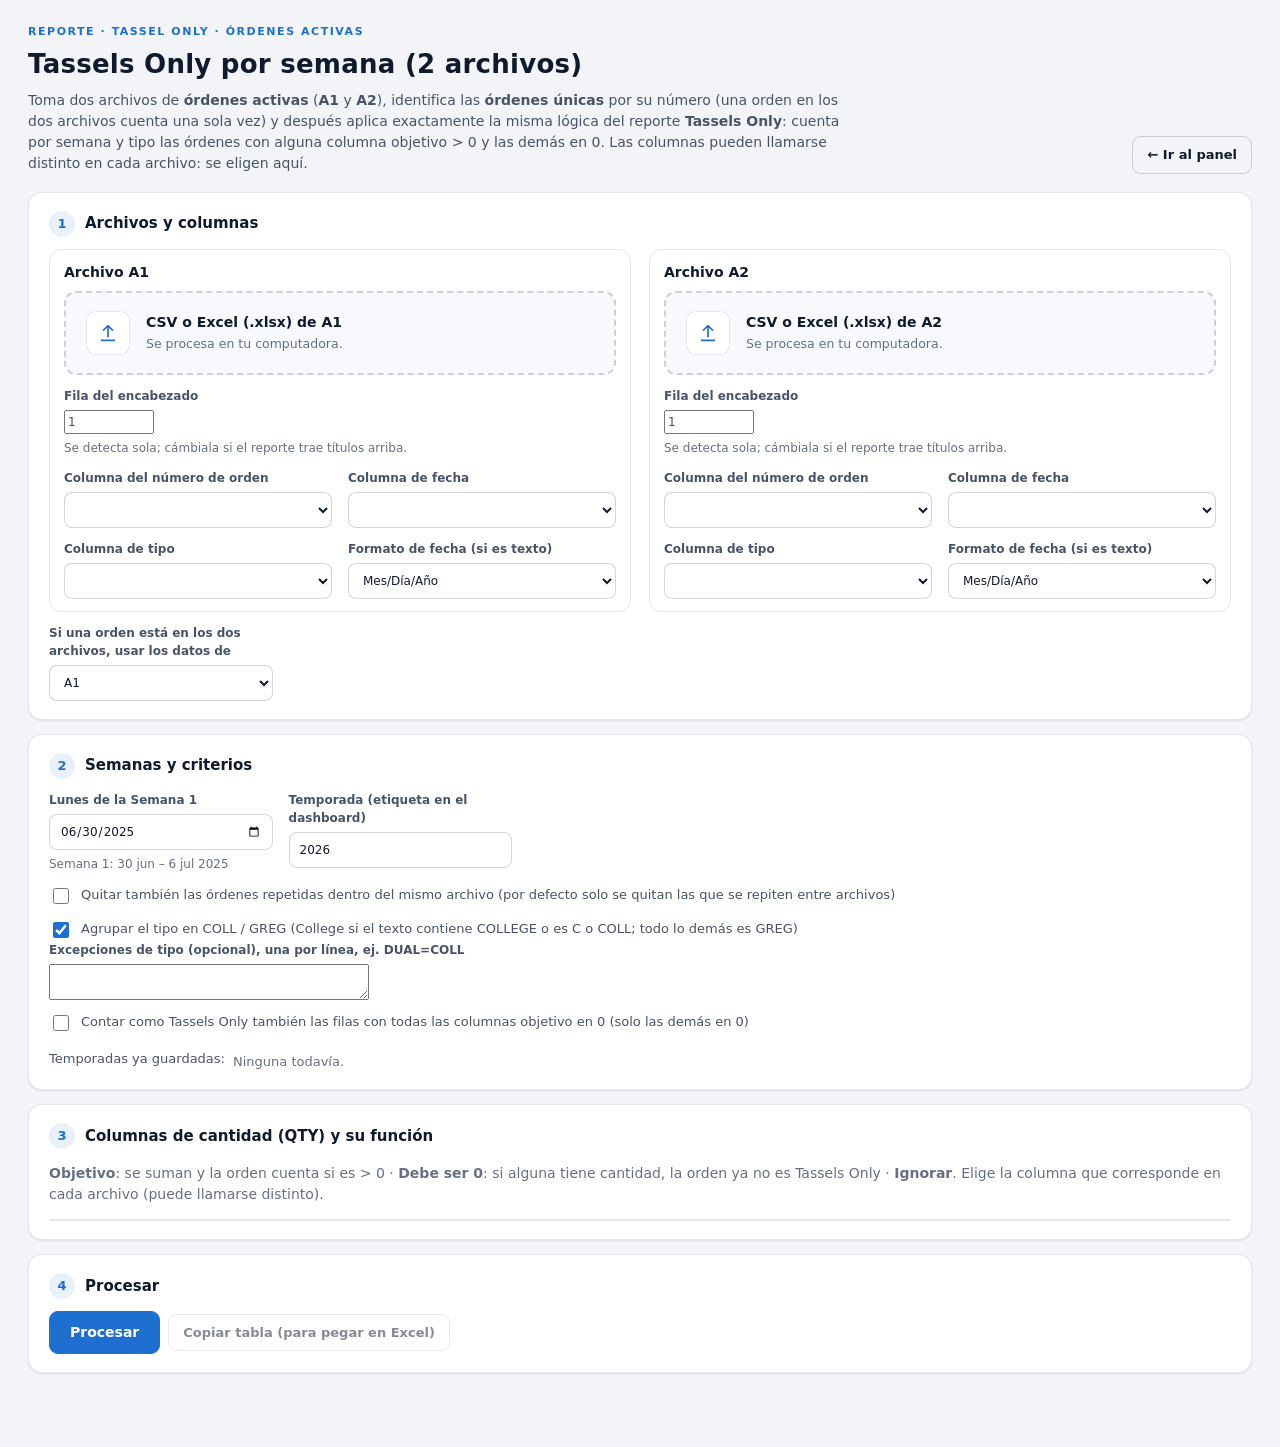
<file: reportes/dos-archivos.html>
<!DOCTYPE html>
<html lang="es">
<head>
<meta charset="UTF-8">
<meta http-equiv="Content-Security-Policy" content="default-src 'self'; script-src 'self' 'unsafe-inline'; style-src 'self' 'unsafe-inline'; img-src 'self' data: blob:; font-src 'self'; connect-src 'self'; worker-src 'self'; manifest-src 'self'; frame-src 'self'; object-src 'none'; base-uri 'self'; form-action 'none'">
<meta name="viewport" content="width=device-width, initial-scale=1">
<title>Órdenes activas · 2 archivos · Report Hub</title>
<link rel="icon" href="../icons/favicon.svg" type="image/svg+xml">
<link rel="stylesheet" href="reporte.css">
<script>try { var t = JSON.parse(localStorage.getItem('rh-tema') || '"auto"'); if (t === 'light' || t === 'dark') document.documentElement.setAttribute('data-theme', t); } catch (e) {}</script>
</head>
<body>
<div class="rp">
  <header class="rp-head">
    <div>
      <div class="eyebrow" id="eyebrow">Reporte</div>
      <h1 id="titulo">Órdenes activas (2 archivos)</h1>
      <p id="intro"></p>
    </div>
    <a class="btn ghost solo-suelto" href="../index.html">← Ir al panel</a>
  </header>

  <section class="card">
    <h2 class="step-h"><span class="step-n">1</span> Archivos y columnas</h2>
    <div class="dos-col" id="cfgArchivos"></div>
    <div class="form-grid">
      <label class="fld">Si una orden está en los dos archivos, usar los datos de
        <select id="pref"><option value="1">A1</option><option value="2">A2</option></select>
      </label>
    </div>
  </section>

  <section class="card">
    <h2 class="step-h"><span class="step-n">2</span> Semanas y criterios</h2>
    <div class="form-grid">
      <label class="fld">Lunes de la Semana 1 <input type="date" id="inicio" value="2025-06-30"><span class="hint" id="inicioInfo"></span></label>
      <label class="fld">Temporada (etiqueta en el dashboard) <input id="temporada" placeholder="p. ej. 2026"></label>
      <label class="fld" id="palabraWrap" hidden>Palabra a buscar en el filtro <input id="palabra" value="HOMESHIP"></label>
    </div>
    <div id="cfgReglas">
    <label class="check"><input type="checkbox" id="dedupDentro"> Quitar también las órdenes repetidas dentro del mismo archivo (por defecto solo se quitan las que se repiten entre archivos)</label>
    <label class="check"><input type="checkbox" id="agruparTipos" checked> Agrupar el tipo en COLL / GREG (College si el texto contiene COLLEGE o es C o COLL; todo lo demás es GREG)</label>
    <label class="fld">Excepciones de tipo (opcional), una por línea, ej. DUAL=COLL <textarea id="equiv" rows="2" style="width:100%;max-width:320px"></textarea></label>
    </div>
    <label class="check"><input type="checkbox" id="incluirCeros"> Contar como Tassels Only también las filas con todas las columnas objetivo en 0 (solo las demás en 0)</label>
    <div class="inline">Temporadas ya guardadas: <span class="chips" id="temporadas"></span></div>
  </section>

  <section class="card" id="cfgCols">
    <h2 class="step-h"><span class="step-n">3</span> Columnas de cantidad (QTY) y su función</h2>
    <p class="muted"><strong>Objetivo</strong>: se suman y la orden cuenta si es &gt; 0 · <strong>Debe ser 0</strong>: si alguna tiene cantidad, la orden ya no es Tassels Only · <strong>Ignorar</strong>. Elige la columna que corresponde en cada archivo (puede llamarse distinto).</p>
    <div class="table-wrap"><table class="tbl-cfg" id="qtyTabla"></table></div>
    <p class="aviso" id="qtyVacio" hidden>⚠ No encontré columnas con números (cantidades). Revisa que la «Fila del encabezado» sea la correcta o agrega las columnas a mano.</p>
    <div class="actions" id="qtyAdd" hidden><select id="qtyNueva"></select><button id="qtyAgregar" class="btn sm" type="button">+ Agregar columna</button></div>
  </section>

  <section class="card">
    <h2 class="step-h"><span class="step-n">4</span> Procesar</h2>
    <div class="actions">
      <button id="go" class="btn primary lg" type="button">Procesar</button>
      <button id="copiar" class="btn" type="button" disabled>Copiar tabla (para pegar en Excel)</button>
    </div>
    <div class="progress" id="progreso" hidden><div></div></div>
    <div id="estado"></div>
    <div id="aviso" class="aviso" hidden></div>
    <div id="usado" class="usado"></div>
  </section>

  <section class="card save" id="panelGuardar" hidden></section>

  <section class="card" id="auditoriaCard" hidden>
    <h2 class="step-h"><span class="step-n">✓</span> Auditoría contra tu revisión manual</h2>
    <p class="muted">Conteos equivalentes a <code>UNIQUE(VSTACK(…))</code>; el detalle trae una fila por orden única, como tu hoja después de traer los valores con <code>XLOOKUP</code>.</p>
    <div class="table-wrap"><table class="tbl-cfg" id="audConteos"></table></div>
    <div class="actions"><button id="descDetalle" class="btn" type="button">Descargar detalle de órdenes únicas (CSV para Excel)</button></div>
    <h3 class="arch-t" style="margin-top:14px">Comparar con tu lista de órdenes únicas</h3>
    <p class="muted">Pega la columna de números de orden de tu hoja (resultado de <code>UNIQUE</code>), una por línea.</p>
    <textarea id="idsManual" rows="4" style="width:100%;max-width:520px" placeholder="100001&#10;100002&#10;…"></textarea>
    <div class="actions"><button id="compararIds" class="btn" type="button">Comparar</button></div>
    <div id="audComparacion" class="concilia"></div>
  </section>

  <section class="card" id="resultados" hidden>
    <p class="concilia" id="concilia"></p>
    <div id="salida" class="table-wrap"></div>
  </section>
</div>

<script src="../js/core/util.js"></script>
<script src="../js/core/store.js"></script>
<script src="../js/core/excel-filas.js"></script>
<script src="../js/core/csv.js"></script>
<script src="../js/registry.js"></script>
<script src="../js/core/tablas.js"></script>
<script src="../js/puente.js"></script>
<script>
const $ = id => document.getElementById(id);
const esc = RH.util.esc;
const R = new URLSearchParams(location.search).get('r') === 'homeship' ? 'homeship' : 'tassel-only';
const HS = R === 'homeship';
const DATASET = R;
const CAMPOS = HS ? ['hs', 'to', 'ceros'] : ['to', 'ceros', 'filas'];
const NOMBRE_ARCH = { 1: 'A1', 2: 'A2' };
const OBJETIVO_DEFECTO = ['TASSEL', 'MASCOTMEDAL'];   // ya sin la S final (norm)
const ROLES = { obj: 'Objetivo (cuenta)', cero: 'Debe ser 0', ign: 'Ignorar' };

const enc = { 1: [], 2: [] }, numericas = { 1: new Set(), 2: new Set() };
let qtys = [];                    // [{nombre, rol, c1, c2}]
let auditoria = null, resultado = null, snapshotBase = null;
let ultimo = null, procesando = false, cambioDurante = false, tsv = '';

const norm = s => String(s).toUpperCase().replace(/\s+(QTY|QUANTITY|CANTIDAD|CANT|ASSEMBLY)$/, '').replace(/[^A-Z0-9]/g, '').replace(/S$/, '');
const rolPorDefecto = nombre => OBJETIVO_DEFECTO.includes(norm(nombre)) ? 'obj' : 'cero';
function normId(v) {
  const t = String(v == null ? '' : v).trim().replace(/,/g, '');
  if (t === '') return '';
  const n = Number(t);
  return isFinite(n) ? String(n) : t.toUpperCase();
}

// ---------- textos según el reporte
$('titulo').textContent = HS ? 'Homeship menos Tassels Only (2 archivos)' : 'Tassels Only por semana (2 archivos)';
$('eyebrow').textContent = 'Reporte · ' + (HS ? 'HOMESHIP' : 'TASSEL ONLY') + ' · órdenes activas';
$('intro').innerHTML = 'Toma dos archivos de <strong>órdenes activas</strong> (<strong>A1</strong> y <strong>A2</strong>), identifica las <strong>órdenes únicas</strong> por su número (una orden en los dos archivos cuenta una sola vez) y después aplica exactamente la misma lógica del reporte ' +
  (HS ? '<strong>Homeship</strong>: filtra las filas cuya columna elegida contiene la palabra y descuenta las que son Tassels Only.' : '<strong>Tassels Only</strong>: cuenta por semana y tipo las órdenes con alguna columna objetivo &gt; 0 y las demás en 0.') +
  ' Las columnas pueden llamarse distinto en cada archivo: se eligen aquí.';
if (HS) $('palabraWrap').hidden = false;
document.title = $('titulo').textContent + ' · Report Hub';

// ---------- tarjetas de archivo A1 / A2
function armarArchivos() {
  $('cfgArchivos').innerHTML = [1, 2].map(n => `
    <div class="arch">
      <h3 class="arch-t">Archivo ${NOMBRE_ARCH[n]}</h3>
      <label class="drop" id="zona${n}">
        <span class="drop-ico" aria-hidden="true"><svg viewBox="0 0 24 24" width="22" height="22"><path d="M12 16V4M7 9l5-5 5 5M5 20h14" fill="none" stroke="currentColor" stroke-width="1.8" stroke-linecap="round" stroke-linejoin="round"/></svg></span>
        <span><strong>CSV o Excel (.xlsx) de ${NOMBRE_ARCH[n]}</strong><small id="archivoInfo${n}">Se procesa en tu computadora.</small></span>
        <input type="file" id="archivo${n}" accept=".csv,.xlsx,.xlsm,text/csv,application/vnd.openxmlformats-officedocument.spreadsheetml.sheet">
      </label>
      <label class="fld fld-hoja" id="hojaWrap${n}" hidden>Hoja del libro <select id="hoja${n}"></select></label>
      <label class="fld fld-hoja">Fila del encabezado <input type="number" min="1" id="filaEnc${n}" value="1" style="width:90px"><span class="hint">Se detecta sola; cámbiala si el reporte trae títulos arriba.</span></label>
      <div class="form-grid">
        <label class="fld">Columna del número de orden <select id="colId${n}"></select></label>
        <label class="fld">Columna de fecha <select id="colFecha${n}"></select></label>
        <label class="fld">Columna de tipo <select id="colTipo${n}"></select></label>
        ${HS ? `<label class="fld">Columna del filtro <select id="colFiltro${n}"></select></label>` : ''}
        <label class="fld">Formato de fecha (si es texto)
          <select id="fmt${n}"><option value="MDY">Mes/Día/Año</option><option value="DMY">Día/Mes/Año</option></select></label>
      </div>
    </div>`).join('');
  [1, 2].forEach(n => {
    RH.puente.zonaArchivo($('zona' + n), $('archivo' + n), $('archivoInfo' + n));
    $('archivo' + n).addEventListener('change', () => alElegirArchivo(n));
    ['colId', 'colFecha', 'colTipo', 'colFiltro'].forEach(k => { const el = $(k + n); if (el) el.addEventListener('change', sincronizarQty); });
    $('hoja' + n).addEventListener('change', () => alElegirArchivo(n));
    $('filaEnc' + n).addEventListener('change', () => alElegirArchivo(n));
  });
}

function llenar(sel, cols, preferidas) {
  const previa = sel.value;
  sel.replaceChildren(...cols.map(c => new Option(c || '(sin nombre)', c)));
  const pref = preferidas.map(re => cols.find(c => re.test(c))).find(Boolean);
  sel.value = cols.includes(previa) ? previa : (pref || cols[0] || '');
}

async function alElegirArchivo(n) {
  const f = $('archivo' + n).files[0];
  $('hojaWrap' + n).hidden = true;
  if (!f) { enc[n] = []; numericas[n] = new Set(); sincronizarQty(); return; }
  try {
    const cols = await RH.puente.cargarEncabezados(f, $('hoja' + n), $('hojaWrap' + n), $('filaEnc' + n));
    enc[n] = cols;
    numericas[n] = await RH.puente.columnasNumericas(f, $('hoja' + n), $('filaEnc' + n));
    llenar($('colId' + n), cols, [/^ORACLE ORDER NUMBER$/, /^ORDER (NUMBER|NUM|NO|ID)$/, /^(ORDER|ORDEN|PEDIDO|FOLIO)( (NUMBER|NUM|NO|ID))?$|^ID$/, /ORDER.*(NUMBER|NUM|NO\b|ID\b)|ORDEN|PEDIDO|FOLIO/, /NUMBER|NUM|ID\b/]);
    llenar($('colFecha' + n), cols, [/^IMPORTED$/, /FECHA|DATE|IMPORTED/]);
    llenar($('colTipo' + n), cols, [/^ASSIGNMENT TYPE$/, /TYPE|TIPO/]);
    if (HS) llenar($('colFiltro' + n), cols, [/^SERVICE ORDER TYPE$/, /SERVICE|SERVICIO/]);
    $('estado').textContent = '';
    sincronizarQty();
  } catch (e) {
    $('estado').textContent = 'No pude leer el encabezado de ' + NOMBRE_ARCH[n] + ': ' + e.message;
  }
}

// ---------- columnas QTY: una fila por columna lógica con su columna en cada archivo
// columnas que pueden ser cantidades: las de contenido numérico (el nombre no importa), sin las de orden/fecha/tipo/filtro
function candidatas(n) {
  const usadas = new Set(['colId', 'colFecha', 'colTipo', 'colFiltro'].map(k => $(k + n) && $(k + n).value).filter(Boolean));
  const libres = enc[n].filter(c => c && !usadas.has(c));
  // si el archivo trae las columnas de producto conocidas (GOWNS, TASSELS, Tassel Assembly…) solo se muestran esas;
  // las demás se ignoran (se pueden agregar a mano). Si no hay ninguna, se proponen las de contenido numérico.
  const conocidas = libres.filter(c => RH.csv.esProductoConocido(c));
  return conocidas.length ? conocidas : libres.filter(c => numericas[n].has(c) || RH.csv.esCantidad(c));
}
function sincronizarQty() {
  const previos = new Map(qtys.map(q => [norm(q.nombre), q]));
  const lista = [];
  [1, 2].forEach(n => candidatas(n).forEach(c => { if (!lista.some(x => norm(x) === norm(c))) lista.push(c); }));
  qtys.filter(q => q.manual).forEach(q => { if (!lista.some(x => norm(x) === norm(q.nombre))) lista.push(q.nombre); });
  const buscar = (n, nombre) => enc[n].find(c => norm(c) === norm(nombre)) || '';
  qtys = lista.map(nm => {
    const p = previos.get(norm(nm));
    if (p && p.manual) return p;
    return p ? Object.assign(p, { c1: enc[1].includes(p.c1) ? p.c1 : buscar(1, nm), c2: enc[2].includes(p.c2) ? p.c2 : buscar(2, nm) })
             : { nombre: nm, rol: rolPorDefecto(nm), c1: buscar(1, nm), c2: buscar(2, nm) };
  });
  pintarQty();
}

function pintarQty() {
  const t = $('qtyTabla');
  const hayArchivo = enc[1].length || enc[2].length;
  $('qtyVacio').hidden = !hayArchivo || qtys.length > 0;
  $('qtyAdd').hidden = !hayArchivo;
  if (!qtys.length) { t.innerHTML = '<tr><td class="muted">' + (hayArchivo ? 'No encontré columnas con números; agrégalas abajo.' : 'Elige los archivos para ver sus columnas con números.') + '</td></tr>'; return; }
  const opciones = n => '<option value="">— no está en ' + NOMBRE_ARCH[n] + ' —</option>' + enc[n].map(c => '<option value="' + esc(c) + '">' + esc(c) + '</option>').join('');
  t.innerHTML = '<tr><th>Columna</th><th>Función</th><th>Columna en A1</th><th>Columna en A2</th></tr>' +
    qtys.map((q, i) => '<tr><td>' + esc(q.nombre) + '</td>' +
      '<td><select data-i="' + i + '" data-k="rol">' + Object.entries(ROLES).map(([v, tx]) => '<option value="' + v + '"' + (q.rol === v ? ' selected' : '') + '>' + tx + '</option>').join('') + '</select></td>' +
      '<td><select data-i="' + i + '" data-k="c1">' + opciones(1) + '</select></td>' +
      '<td><select data-i="' + i + '" data-k="c2">' + opciones(2) + '</select></td></tr>').join('');
  llenarQtyNueva();
  qtys.forEach((q, i) => { t.querySelector('select[data-i="' + i + '"][data-k="c1"]').value = q.c1; t.querySelector('select[data-i="' + i + '"][data-k="c2"]').value = q.c2; });
}
function llenarQtyNueva() {
  const todas = [...new Set([...enc[1], ...enc[2]])].filter(c => c && !qtys.some(q => norm(q.nombre) === norm(c)));
  $('qtyNueva').replaceChildren(...todas.map(c => new Option(c, c)));
}
$('qtyAgregar').onclick = () => {
  const nm = $('qtyNueva').value; if (!nm) return;
  const buscar = (n, nombre) => enc[n].find(c => norm(c) === norm(nombre)) || '';
  qtys.push({ nombre: nm, rol: 'cero', c1: buscar(1, nm), c2: buscar(2, nm), manual: true });
  pintarQty();
};
$('qtyTabla').addEventListener('change', ev => { const el = ev.target; if (el.dataset.i != null) qtys[+el.dataset.i][el.dataset.k] = el.value; });

// ---------- procesar
async function procesar() {
  procesando = true; cambioDurante = false;
  try { await procesarArchivos(); } finally { procesando = false; }
}

async function procesarArchivos() {
  const archivos = [1, 2].map(n => ({ n, file: $('archivo' + n).files[0], id: $('colId' + n).value, fecha: $('colFecha' + n).value, tipo: $('colTipo' + n).value, filtro: HS ? $('colFiltro' + n).value : '', fmt: $('fmt' + n).value, filaEnc: Math.max(1, Math.floor(+$('filaEnc' + n).value) || 1) - 1, hoja: null }));
  if (archivos.some(a => !a.file)) { $('estado').textContent = 'Elige los dos archivos (A1 y A2).'; return; }
  const inicio = Date.parse($('inicio').value), inicioIso = $('inicio').value;
  if (!(inicio > 0)) { $('estado').textContent = 'Escribe el lunes de la semana 1.'; return; }
  const PALABRA = HS ? $('palabra').value.trim().toUpperCase() : '';
  if (HS && !PALABRA) { $('estado').textContent = 'Escribe la palabra a buscar.'; return; }
  const activas = qtys.filter(q => q.rol !== 'ign' && (q.c1 || q.c2));
  if (!activas.some(q => q.rol === 'obj')) { $('estado').textContent = 'Elige al menos una columna como Objetivo.'; return; }
  archivos.forEach(a => { a.hoja = RH.puente.esExcel(a.file) ? $('hoja' + a.n).value : null; });

  ultimo = null; snapshotBase = null;
  $('go').disabled = true; $('progreso').hidden = false; $('aviso').hidden = true; $('usado').textContent = '';
  $('resultados').hidden = true; $('auditoriaCard').hidden = true; $('copiar').disabled = true; guardarUI.ocultar();

  const orden = $('pref').value === '2' ? [2, 1] : [1, 2];
  const quitarDentro = $('dedupDentro').checked, agrupar = $('agruparTipos').checked;
  const equiv = {};
  $('equiv').value.split(/\r?\n/).forEach(l => { const p = l.split('='); if (p.length === 2 && p[0].trim() && p[1].trim()) equiv[p[0].trim().toUpperCase()] = p[1].trim().toUpperCase(); });
  // regla del reporte manual: College si contiene COLLEGE o es exactamente C o COLL; todo lo demás (GREG, SCHOLASTIC, vacío…) es GREG
  const normalizarTipo = t => equiv[t] || (t === 'C' || t === 'COLL' || t.includes('COLLEGE') ? 'COLL' : 'GREG');
  const vistos = new Map(), idsDe = { 1: new Set(), 2: new Set() }, unicas = [];
  const est = { filas: { 1: 0, 2: 0 }, dupDentro: { 1: 0, 2: 0 }, dupEntre: 0, sinId: 0, unicasDe: { 1: 0, 2: 0 } };
  let avisoExcel = null;

  try {
    for (const n of orden) {
      const a = archivos[n - 1];
      const ix = {};
      const r = await RH.csv.leer(a.file, {
        hoja: a.hoja, columnasFecha: [a.fecha], filaEncabezado: a.filaEnc,
        alEncabezado(h) {
          ix.id = h.indexOf(a.id); ix.fecha = h.indexOf(a.fecha); ix.tipo = h.indexOf(a.tipo); ix.filtro = HS ? h.indexOf(a.filtro) : -1;
          if (ix.id < 0 || ix.fecha < 0 || ix.tipo < 0 || (HS && ix.filtro < 0)) throw new Error('En ' + NOMBRE_ARCH[n] + ' no encontré la columna de orden, de fecha, de tipo' + (HS ? ' o del filtro' : '') + '.');
          ix.obj = []; ix.cero = [];
          activas.forEach(q => { const c = n === 1 ? q.c1 : q.c2; if (!c) return; const i = h.indexOf(c); if (i < 0) throw new Error('En ' + NOMBRE_ARCH[n] + ' no encontré la columna ' + c); (q.rol === 'obj' ? ix.obj : ix.cero).push(i); });
        },
        alFila(row) {
          est.filas[n]++;
          const id = normId(row[ix.id]);
          // como el reporte manual: sin número la fila se cuenta igual (no se puede comparar); las repetidas contra
          // el otro archivo se descartan; las repetidas dentro del mismo archivo solo si se marca la casilla
          if (id === '') est.sinId++;
          else {
            idsDe[n].add(id);
            if (vistos.has(id)) {
              if (vistos.get(id) !== n) { est.dupEntre++; return; }
              if (quitarDentro) { est.dupDentro[n]++; return; }
            } else vistos.set(id, n);
          }
          est.unicasDe[n]++;
          const { semana, motivo } = RH.csv.semana(row[ix.fecha], inicio, a.fmt);
          let obj = 0; for (const i of ix.obj) obj += RH.csv.num(row[i]);
          let hayOtros = false; for (const i of ix.cero) { if (RH.csv.num(row[i]) !== 0) { hayOtros = true; break; } }
          const valorFiltro = HS ? (row[ix.filtro] || '').trim() : '';
          unicas.push({ id, n, fechaTxt: row[ix.fecha], semana, motivo, tipo: agrupar ? normalizarTipo((row[ix.tipo] || '').trim().toUpperCase()) : ((row[ix.tipo] || '').trim().toUpperCase() || '(VACÍO)'), valorFiltro, obj, hayOtros });
        },
        alProgreso(leidos, total) {
          $('estado').textContent = 'Leyendo ' + NOMBRE_ARCH[n] + '… ' + Math.round(total ? leidos / total * 100 : 100) + ' %';
          $('progreso').firstElementChild.style.width = (total ? Math.min(100, leidos / total * 100) : 100).toFixed(1) + '%';
        }
      });
      if (r.aviso) avisoExcel = (avisoExcel ? avisoExcel + ' ' : '') + NOMBRE_ARCH[n] + ': ' + r.aviso;
    }
  } catch (e) {
    $('estado').textContent = 'Error: ' + e.message;
    $('go').disabled = false; $('progreso').hidden = true;
    return;
  }

  // misma lógica que el reporte de un archivo, aplicada a las órdenes únicas
  const datos = new Map();
  let coinciden = 0, antes = 0, malas = 0;
  const porArch = { 1: { coinciden: 0, to: 0, ceros: 0 }, 2: { coinciden: 0, to: 0, ceros: 0 } };
  unicas.forEach(rec => {
    if (HS && !rec.valorFiltro.toUpperCase().includes(PALABRA)) { rec.estado = 'fuera del filtro'; return; }
    coinciden++; porArch[rec.n].coinciden++;
    if (rec.motivo === 'sin-fecha') malas++; else if (rec.motivo === 'antes') antes++;
    if (!datos.has(rec.semana)) datos.set(rec.semana, new Map());
    const mt = datos.get(rec.semana);
    if (!mt.has(rec.tipo)) mt.set(rec.tipo, HS ? { hs: 0, to: 0, ceros: 0 } : { to: 0, ceros: 0, filas: 0 });
    const o = mt.get(rec.tipo);
    if (HS) o.hs++; else o.filas++;
    if (!rec.hayOtros) { if (rec.obj > 0) { o.to++; porArch[rec.n].to++; rec.estado = 'Tassels only'; } else { o.ceros++; porArch[rec.n].ceros++; rec.estado = 'todo en 0'; } }
    else rec.estado = 'con otros productos';
  });
  const roles = {}; activas.forEach(q => { roles[q.nombre] = q.rol; });
  const cfgArch = archivos.map(a => ({ archivo: RH.puente.metaArchivo(a.file, a.hoja), colId: a.id, colFecha: a.fecha, colTipo: a.tipo, colFiltro: a.filtro || undefined, fmt: a.fmt }));
  const nombreArch = archivos.map(a => a.file.name).join(' + ');
  const sumaTam = archivos.reduce((t, a) => t + a.file.size, 0);
  const snap = Object.assign(RH.puente.desdeMapa(datos, CAMPOS), {
    dataset: DATASET, week1: inicioIso,
    meta: Object.assign({
      reporte: R, archivo: { nombre: nombreArch, tam: sumaTam, modificado: Math.max(...archivos.map(a => a.file.lastModified)), tipo: 'excel/csv', hoja: null },
      archivos: cfgArch, filas: unicas.length, fechasMalas: malas, antesDeInicio: antes,
      dosArchivos: { unicas: unicas.length, duplicadasEntreArchivos: est.dupEntre, duplicadasDentro: est.dupDentro, sinNumero: est.sinId, prioridad: NOMBRE_ARCH[orden[0]] },
      config: Object.assign({ agruparTipos: agrupar, quitarDentro, colFecha: archivos[0].fecha, colTipo: archivos[0].tipo, fmt: archivos[0].fmt, roles, objetivo: Object.keys(roles).filter(k => roles[k] === 'obj') },
        HS ? { colFiltro: archivos[0].filtro, palabra: PALABRA } : {})
    }, HS ? { coinciden } : {})
  });
  snapshotBase = snap;
  resultado = { inicioIso, filas: unicas.length, coinciden, antes, malas };
  auditoria = { unicas, vistos, idsDe, est, porArch, archivos, orden };
  $('estado').textContent = 'Listo. Filas: A1 ' + est.filas[1].toLocaleString() + ' · A2 ' + est.filas[2].toLocaleString() + ' | Órdenes únicas: ' + unicas.length.toLocaleString() +
    ' (repetidas entre archivos: ' + est.dupEntre.toLocaleString() + (est.dupDentro[1] + est.dupDentro[2] ? ', repetidas dentro de un archivo: ' + (est.dupDentro[1] + est.dupDentro[2]).toLocaleString() : '') + ')' +
    (HS ? ' | Con la palabra en el filtro: ' + coinciden.toLocaleString() : '') +
    ' | En N/A: ' + (antes + malas).toLocaleString() + ' (anteriores al inicio: ' + antes.toLocaleString() + ', sin fecha válida: ' + malas.toLocaleString() + ')';
  $('go').disabled = false; $('progreso').firstElementChild.style.width = '100%';
  pintarTabla(); pintarAuditoria();
  $('usado').textContent = 'Calculado con: Lunes de la Semana 1 = ' + inicioIso + ' · ' + archivos.map(a => NOMBRE_ARCH[a.n] + ': ' + a.file.name + ' (orden ' + a.id + ', fecha ' + a.fecha + ', tipo ' + a.tipo + (HS ? ', filtro ' + a.filtro : '') + ')').join(' · ') +
    ' · Si hay repetidas se usa ' + NOMBRE_ARCH[orden[0]] + ' · Incluir filas con todo en 0: ' + ($('incluirCeros').checked ? 'Sí' : 'No') + (HS ? ' · Palabra: ' + PALABRA : '');
  if (cambioDurante) { $('aviso').hidden = false; $('aviso').textContent = 'La configuración cambió mientras se procesaba: pulsa «Procesar» otra vez antes de guardar.'; return; }
  ultimo = resultado;
  const semanasNum = [...datos.keys()].filter(k => k !== 'N/A');
  const avisos = RH.puente.avisosResultado({ base: HS ? coinciden : unicas.length, antesDeInicio: antes, fechasMalas: malas, maxSemana: Math.max(0, ...semanasNum), maxEnRango: RH.puente.ultimaSemana(semanasNum), fuera: RH.puente.fueraDeRango(datos, CAMPOS[0]) });
  if (avisoExcel) avisos.unshift(avisoExcel);
  if (est.sinId) avisos.push(est.sinId.toLocaleString() + ' fila(s) sin número de orden: se contaron, pero no se pueden comparar contra el otro archivo.' + (est.sinId > 0.3 * (est.filas[1] + est.filas[2]) ? ' Es una parte grande de las filas: revisa que la columna del número de orden sea la correcta.' : ''));
  if (!est.dupEntre) avisos.push('Ninguna orden aparece en los dos archivos: revisa que las columnas del número de orden sean las correctas.');
  activas.forEach(q => [1, 2].forEach(n => { if (!(n === 1 ? q.c1 : q.c2) && q.rol === 'obj') avisos.push('«' + q.nombre + '» (Objetivo) no tiene columna en ' + NOMBRE_ARCH[n] + ': las órdenes de ' + NOMBRE_ARCH[n] + ' valen 0 en esa columna.'); }));
  $('aviso').hidden = !avisos.length;
  $('aviso').textContent = avisos.length ? '⚠ ' + avisos.join(' ') : '';
  guardarUI.mostrar('Temporada ' + ($('temporada').value || '(sin etiqueta)') + ' · Semana 1 = ' + RH.util.fmtFecha(inicioIso) + ' · ' + unicas.length.toLocaleString() + ' órdenes únicas' + (HS ? ' · ' + coinciden.toLocaleString() + ' con ' + PALABRA : '') + '.');
}

// ---------- tabla en pantalla (la misma que reconstruye el dashboard)
function pintarTabla() {
  if (!snapshotBase) return;
  const t = RH.tablas[R](snapshotBase, $('incluirCeros').checked);
  const [cab, ...filas] = t.lineas;
  tsv = t.tsv;
  $('concilia').textContent = t.concilia;
  $('salida').innerHTML = '<table><tr>' + cab.map(h => '<th>' + esc(h) + '</th>').join('') + '</tr>' +
    filas.map((f, k) => '<tr' + (k === filas.length - 1 ? ' class="tot"' : f[0] === 'N/A' ? ' class="na"' : '') + '>' + f.map(c => '<td>' + esc(c) + '</td>').join('') + '</tr>').join('') + '</table>';
  $('resultados').hidden = false; $('copiar').disabled = false;
}
$('incluirCeros').addEventListener('change', pintarTabla);

// ---------- auditoría
function pintarAuditoria() {
  const A = auditoria; if (!A) return;
  const f = n => n.toLocaleString();
  const { est, vistos, idsDe, porArch } = A;
  const ambos = [...idsDe[1]].filter(i => idsDe[2].has(i)).length;
  const filas = [
    ['Filas leídas en A1 / A2', f(est.filas[1]) + ' / ' + f(est.filas[2])],
    ['Números de orden distintos en A1 / A2', f(idsDe[1].size) + ' / ' + f(idsDe[2].size)],
    ['Órdenes que están en los dos archivos', f(ambos)],
    ['Órdenes únicas (= cantidad de filas de UNIQUE(VSTACK(A1; A2)))', f(vistos.size)],
    ['Repetidas dentro del mismo archivo (A1 / A2)', f(est.dupDentro[1]) + ' / ' + f(est.dupDentro[2])],
    ['Filas sin número de orden (se cuentan, sin comparar)', f(est.sinId)],
    ['Órdenes únicas tomadas de A1 / de A2', f(est.unicasDe[1]) + ' / ' + f(est.unicasDe[2])],
    [(HS ? 'Con la palabra en el filtro' : 'Órdenes consideradas') + ' (A1 / A2)', f(porArch[1].coinciden) + ' / ' + f(porArch[2].coinciden)],
    ['Tassels Only (A1 / A2)', f(porArch[1].to) + ' / ' + f(porArch[2].to)],
    ['Con todo en 0 (A1 / A2)', f(porArch[1].ceros) + ' / ' + f(porArch[2].ceros)]
  ];
  $('audConteos').innerHTML = filas.map(r => '<tr><td>' + esc(r[0]) + '</td><td class="num"><strong>' + esc(r[1]) + '</strong></td></tr>').join('');
  $('auditoriaCard').hidden = false;
}
function csvCelda(v) { const t = String(v == null ? '' : v); return /[",\n;]/.test(t) ? '"' + t.replace(/"/g, '""') + '"' : t; }
$('descDetalle').onclick = () => {
  const A = auditoria; if (!A) return;
  const cab = ['Número de orden', 'Archivo de origen', 'Fecha', 'Semana', 'Tipo', ...(HS ? ['Valor del filtro'] : []), 'Suma objetivo', 'Clasificación'];
  const lineas = [cab, ...A.unicas.map(r => [r.id, NOMBRE_ARCH[r.n], r.fechaTxt, r.semana, r.tipo, ...(HS ? [r.valorFiltro] : []), r.obj, r.estado || ''])];
  RH.util.descargar(new Blob(['﻿' + lineas.map(l => l.map(csvCelda).join(',')).join('\r\n')], { type: 'text/csv;charset=utf-8' }), 'ordenes_unicas_' + R + '_' + ($('temporada').value.trim() || 'detalle') + '.csv');
};
$('compararIds').onclick = () => {
  const A = auditoria; if (!A) { $('audComparacion').textContent = 'Primero procesa los archivos.'; return; }
  const manual = new Set($('idsManual').value.split(/\r?\n/).map(normId).filter(Boolean));
  const mias = new Set(A.vistos.keys());
  const faltan = [...manual].filter(i => !mias.has(i)), sobran = [...mias].filter(i => !manual.has(i));
  const lista = a => a.length ? a.slice(0, 40).join(', ') + (a.length > 40 ? ' … (+' + (a.length - 40) + ')' : '') : 'ninguna';
  $('audComparacion').innerHTML = 'En tu lista: <strong>' + manual.size.toLocaleString() + '</strong> · en la app: <strong>' + mias.size.toLocaleString() + '</strong>.<br>' +
    'En tu lista y <strong>no</strong> en la app (' + faltan.length.toLocaleString() + '): ' + esc(lista(faltan)) + '<br>' +
    'En la app y <strong>no</strong> en tu lista (' + sobran.length.toLocaleString() + '): ' + esc(lista(sobran));
};

// ---------- guardar en el MISMO dashboard que el reporte de un archivo
const guardarUI = RH.puente.panelGuardar({
  contenedor: $('panelGuardar'),
  dataset: DATASET,
  construir() {
    if (!ultimo || !snapshotBase) throw new Error('Primero procesa los archivos.');
    const m = Object.assign({}, snapshotBase.meta);
    m.config = Object.assign({}, m.config, { incluirCeros: $('incluirCeros').checked });
    return Object.assign({}, snapshotBase, { season: $('temporada').value.trim(), meta: m });
  },
  validar(snap) {
    const avisos = [];
    if (HS && snap.meta.config.palabra !== 'HOMESHIP') avisos.push('La palabra usada es «' + snap.meta.config.palabra + '», no HOMESHIP; el dashboard se llama HOMESHIP.');
    if (new Date(snap.week1 + 'T00:00:00Z').getUTCDay() !== 1) avisos.push('El lunes de la semana 1 (' + snap.week1 + ') no es lunes.');
    const base = HS ? snap.meta.coinciden : snap.meta.filas;
    if (base && snap.meta.antesDeInicio > base * 0.3) avisos.push('El ' + Math.round(snap.meta.antesDeInicio / base * 100) + ' % de las órdenes quedó antes de la semana 1. ¿La fecha de inicio corresponde a estos archivos?');
    avisos.push(...RH.puente.avisoSemanas(snap));
    return avisos.length ? avisos.join(' ') : null;
  }
});

armarArchivos();
$('go').onclick = procesar;
$('copiar').onclick = async () => { await RH.util.copiarTexto(tsv); RH.util.toast('Tabla copiada.', { tipo: 'ok' }); };
RH.puente.enlazarTemporada($('inicio'), $('temporada'), $('inicioInfo'));
// si cambia algo que afecta el cálculo después de procesar, el resultado ya no se puede guardar
RH.puente.invalidarAlCambiar([$('cfgArchivos'), $('pref'), $('inicio'), $('palabra'), $('cfgCols'), $('cfgReglas')], () => {
  if (procesando) { cambioDurante = true; return; }
  if (!ultimo) return;
  ultimo = null; guardarUI.ocultar();
  $('aviso').hidden = false;
  $('aviso').textContent = 'La configuración cambió: pulsa «Procesar» otra vez antes de guardar en el dashboard.';
});
RH.puente.actualizarTemporadas({ dataset: DATASET, chips: $('temporadas'), temporadaInput: $('temporada'), inicioInput: $('inicio') });
</script>
</body>
</html>
</file>
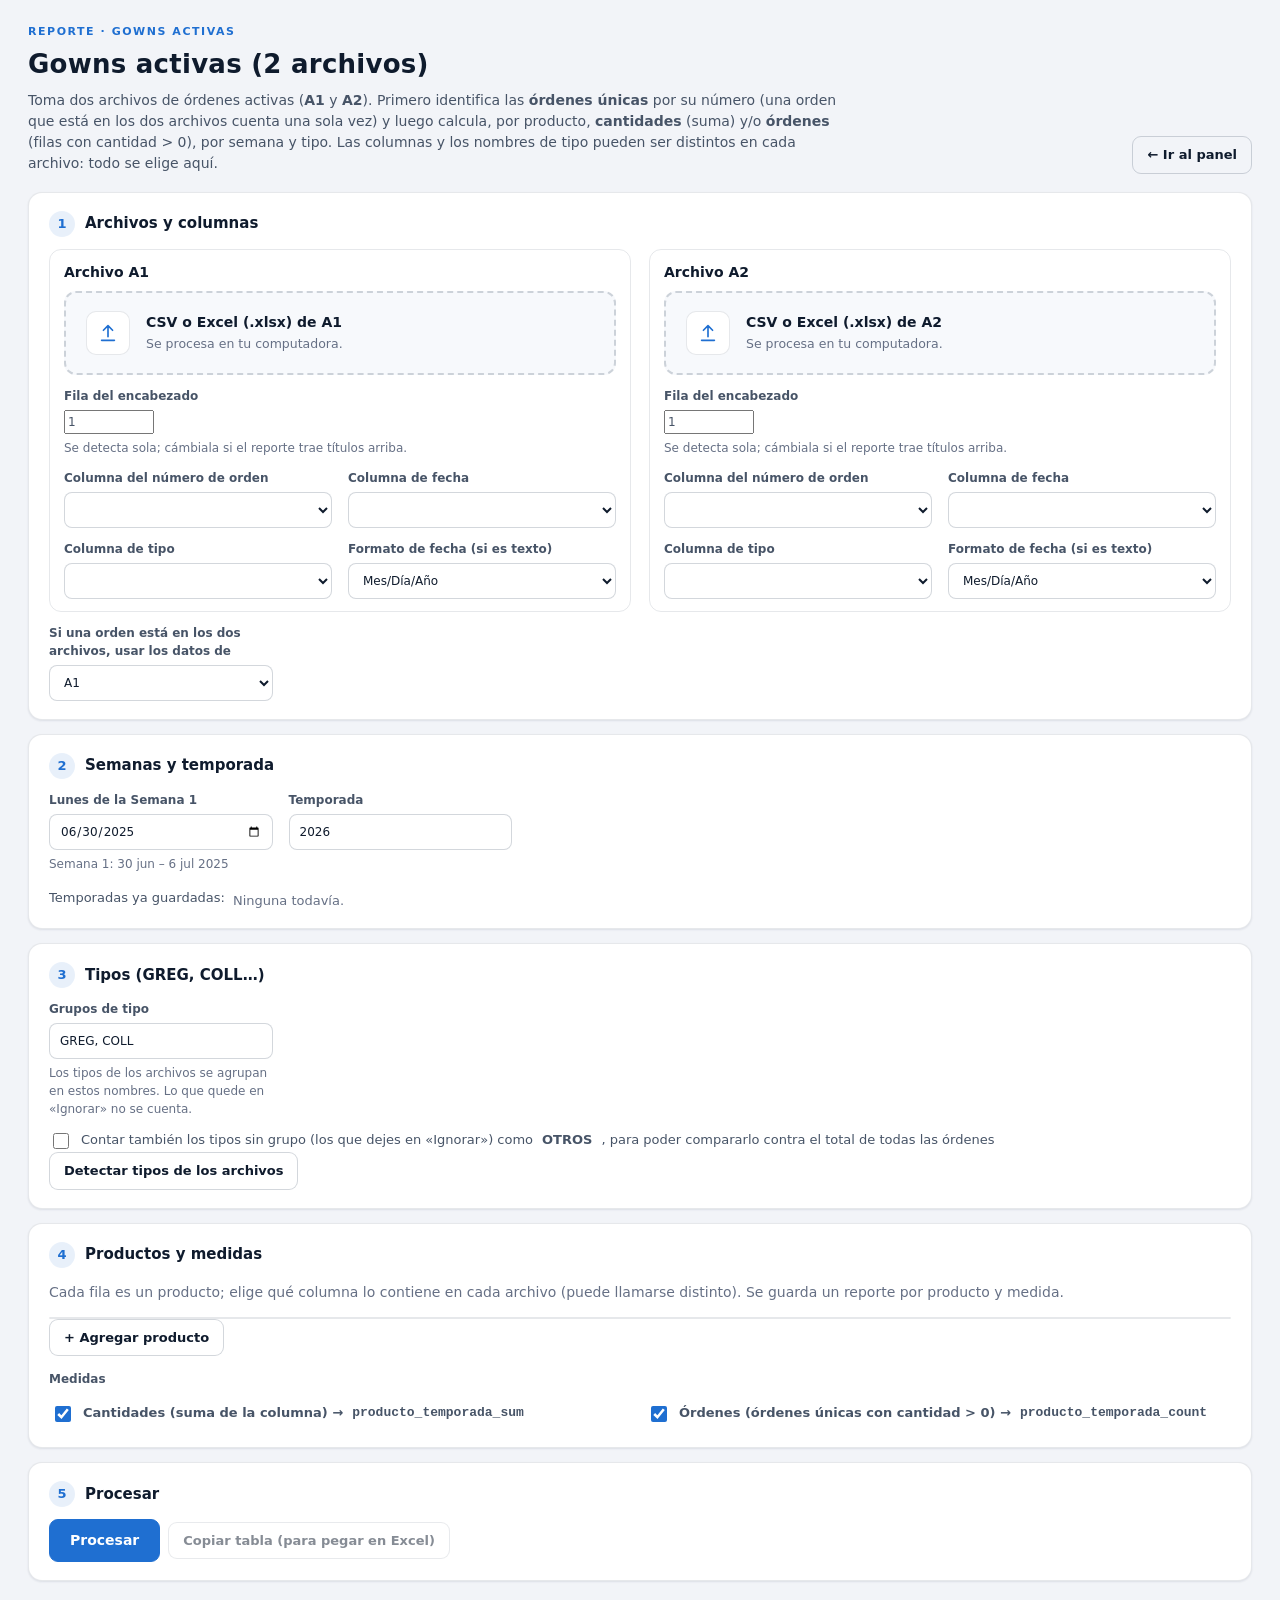
<file: reportes/gowns-activas.html>
<!DOCTYPE html>
<html lang="es">
<head>
<meta charset="UTF-8">
<meta http-equiv="Content-Security-Policy" content="default-src 'self'; script-src 'self' 'unsafe-inline'; style-src 'self' 'unsafe-inline'; img-src 'self' data: blob:; font-src 'self'; connect-src 'self'; worker-src 'self'; manifest-src 'self'; frame-src 'self'; object-src 'none'; base-uri 'self'; form-action 'none'">
<meta name="viewport" content="width=device-width, initial-scale=1">
<title>Gowns activas · 2 archivos · Report Hub</title>
<link rel="icon" href="../icons/favicon.svg" type="image/svg+xml">
<link rel="stylesheet" href="reporte.css">
<script>try { var t = JSON.parse(localStorage.getItem('rh-tema') || '"auto"'); if (t === 'light' || t === 'dark') document.documentElement.setAttribute('data-theme', t); } catch (e) {}</script>
</head>
<body>
<div class="rp">
  <header class="rp-head">
    <div>
      <div class="eyebrow">Reporte · GOWNS ACTIVAS</div>
      <h1>Gowns activas (2 archivos)</h1>
      <p>Toma dos archivos de órdenes activas (<strong>A1</strong> y <strong>A2</strong>). Primero identifica las <strong>órdenes únicas</strong> por su número (una orden que está en los dos archivos cuenta una sola vez) y luego calcula, por producto, <strong>cantidades</strong> (suma) y/o <strong>órdenes</strong> (filas con cantidad &gt; 0), por semana y tipo. Las columnas y los nombres de tipo pueden ser distintos en cada archivo: todo se elige aquí.</p>
    </div>
    <a class="btn ghost solo-suelto" href="../index.html">← Ir al panel</a>
  </header>

  <section class="card">
    <h2 class="step-h"><span class="step-n">1</span> Archivos y columnas</h2>
    <div class="dos-col" id="cfgArchivos"></div>
    <div class="form-grid">
      <label class="fld">Si una orden está en los dos archivos, usar los datos de
        <select id="pref"><option value="1">A1</option><option value="2">A2</option></select>
      </label>
    </div>
  </section>

  <section class="card">
    <h2 class="step-h"><span class="step-n">2</span> Semanas y temporada</h2>
    <div class="form-grid">
      <label class="fld">Lunes de la Semana 1 <input type="date" id="inicio" value="2025-06-30"><span class="hint" id="inicioInfo"></span></label>
      <label class="fld">Temporada <input id="temporada" placeholder="p. ej. 2026"></label>
    </div>
    <div class="inline">Temporadas ya guardadas: <span class="chips" id="temporadas"></span></div>
  </section>

  <section class="card" id="cfgTipos">
    <h2 class="step-h"><span class="step-n">3</span> Tipos (GREG, COLL…)</h2>
    <div class="form-grid">
      <label class="fld">Grupos de tipo <input id="grupos" value="GREG, COLL"><span class="hint">Los tipos de los archivos se agrupan en estos nombres. Lo que quede en «Ignorar» no se cuenta.</span></label>
    </div>
    <label class="check"><input type="checkbox" id="otros"> Contar también los tipos sin grupo (los que dejes en «Ignorar») como <strong>OTROS</strong>, para poder compararlo contra el total de todas las órdenes</label>
    <div class="actions"><button id="detectar" class="btn" type="button">Detectar tipos de los archivos</button><span class="muted" id="detectarInfo"></span></div>
    <div class="table-wrap tipos-wrap" id="tiposTabla" hidden></div>
  </section>

  <section class="card" id="cfgProductos">
    <h2 class="step-h"><span class="step-n">4</span> Productos y medidas</h2>
    <p class="muted">Cada fila es un producto; elige qué columna lo contiene en cada archivo (puede llamarse distinto). Se guarda un reporte por producto y medida.</p>
    <div class="table-wrap"><table class="tbl-cfg" id="prodTabla"></table></div>
    <p class="aviso" id="prodVacio" hidden>⚠ No encontré columnas con números (cantidades). Revisa que la «Fila del encabezado» sea la correcta o usa «+ Agregar producto» y elige la columna a mano.</p>
    <div class="actions"><button id="addProd" class="btn sm" type="button">+ Agregar producto</button></div>
    <div class="fld" style="margin-top:14px">Medidas
      <div class="checks anchos" id="modos">
        <label class="check"><input type="checkbox" value="sum" checked> Cantidades (suma de la columna) → <code>producto_temporada_sum</code></label>
        <label class="check"><input type="checkbox" value="count" checked> Órdenes (órdenes únicas con cantidad &gt; 0) → <code>producto_temporada_count</code></label>
      </div>
    </div>
  </section>

  <section class="card">
    <h2 class="step-h"><span class="step-n">5</span> Procesar</h2>
    <div class="actions">
      <button id="go" class="btn primary lg" type="button">Procesar</button>
      <button id="copiar" class="btn" type="button" disabled>Copiar tabla (para pegar en Excel)</button>
    </div>
    <div class="progress" id="progreso" hidden><div></div></div>
    <div id="estado"></div>
    <div id="aviso" class="aviso" hidden></div>
    <div id="usado" class="usado"></div>
  </section>

  <section class="card save" id="panelGuardar" hidden></section>

  <section class="card" id="auditoriaCard" hidden>
    <h2 class="step-h"><span class="step-n">✓</span> Auditoría contra tu revisión manual</h2>
    <p class="muted">Sirve para comparar con tu proceso (<code>=UNIQUE(VSTACK(…))</code> + <code>XLOOKUP</code>): los conteos equivalen a los de tu hoja y el detalle trae una fila por orden única, igual que tu hoja después de traer fecha, tipo y cantidades.</p>
    <div class="table-wrap"><table class="tbl-cfg" id="audConteos"></table></div>
    <h3 class="arch-t" style="margin-top:14px">Cantidades por producto (todas las órdenes únicas, sin filtrar por tipo, y con los tipos agrupados)</h3>
    <div class="table-wrap"><table class="tbl-cfg" id="audProd"></table></div>
    <div class="actions"><button id="descDetalle" class="btn" type="button">Descargar detalle de órdenes únicas (CSV para Excel)</button></div>
    <h3 class="arch-t" style="margin-top:14px">Comparar con tu lista de órdenes únicas</h3>
    <p class="muted">Pega aquí la columna de números de orden de tu hoja (el resultado de <code>UNIQUE</code>), una por línea.</p>
    <textarea id="idsManual" rows="4" style="width:100%;max-width:520px" placeholder="100001&#10;100002&#10;…"></textarea>
    <div class="actions"><button id="compararIds" class="btn" type="button">Comparar</button></div>
    <div id="audComparacion" class="concilia"></div>
  </section>

  <section class="card" id="resultados" hidden>
    <div class="actions"><label class="fld" style="margin:0">Ver <select id="ver"></select></label></div>
    <p class="concilia" id="concilia"></p>
    <div id="salida" class="table-wrap"></div>
  </section>
</div>

<script src="../js/core/util.js"></script>
<script src="../js/core/store.js"></script>
<script src="../js/core/excel-filas.js"></script>
<script src="../js/core/csv.js"></script>
<script src="../js/registry.js"></script>
<script src="../js/core/tablas.js"></script>
<script src="../js/puente.js"></script>
<script>
const $ = id => document.getElementById(id);
const esc = RH.util.esc;
const DATASET = 'gowns-activas';
const MODOS = { sum: 'cantidades', count: 'órdenes' };
const NOMBRE_ARCH = { 1: 'A1', 2: 'A2' };

const enc = { 1: [], 2: [] }, numericas = { 1: new Set(), 2: new Set() };     // encabezados (mayúsculas) de cada archivo
let productos = [];               // [{nombre, c1, c2, on}]
let mapeo = new Map();            // tipo (texto) -> grupo ('' = ignorar)
let tiposVistos = new Map();      // tipo -> {1: n, 2: n}
let mapeoClave = '';              // con qué archivos y columnas se detectaron los tipos
let resultados = new Map();
let ultimo = null, procesando = false, cambioDurante = false, tsv = '';
let auditoria = null;             // datos del último proceso para auditar contra tu revisión manual

const limpio = col => col.replace(/\s+(QTY|QUANTITY|CANTIDAD|CANT|ASSEMBLY)$/i, '').trim().replace(/\s+/g, '_');
const norm = s => String(s).toUpperCase().replace(/\s+(QTY|QUANTITY|CANTIDAD|CANT|ASSEMBLY)$/, '').replace(/[^A-Z0-9]/g, '').replace(/S$/, '');
const tipoClave = v => String(v == null ? '' : v).trim().toUpperCase().replace(/\s+/g, ' ');
const gruposLista = () => $('grupos').value.split(',').map(t => t.trim().toUpperCase()).filter(Boolean);
const etiquetaTemporada = () => $('temporada').value.trim().replace(/\s+/g, '_');
/** Número de orden normalizado: «100001», «100001.0» y «100,001» son la misma orden; '' si no hay */
function normId(v) {
  const t = String(v == null ? '' : v).trim().replace(/,/g, '');
  if (t === '') return '';
  const n = Number(t);
  return isFinite(n) ? String(n) : t.toUpperCase();
}

// ---------- tarjetas de archivo A1 / A2
function armarArchivos() {
  const cont = $('cfgArchivos');
  cont.innerHTML = [1, 2].map(n => `
    <div class="arch">
      <h3 class="arch-t">Archivo ${NOMBRE_ARCH[n]}</h3>
      <label class="drop" id="zona${n}">
        <span class="drop-ico" aria-hidden="true"><svg viewBox="0 0 24 24" width="22" height="22"><path d="M12 16V4M7 9l5-5 5 5M5 20h14" fill="none" stroke="currentColor" stroke-width="1.8" stroke-linecap="round" stroke-linejoin="round"/></svg></span>
        <span><strong>CSV o Excel (.xlsx) de ${NOMBRE_ARCH[n]}</strong><small id="archivoInfo${n}">Se procesa en tu computadora.</small></span>
        <input type="file" id="archivo${n}" accept=".csv,.xlsx,.xlsm,text/csv,application/vnd.openxmlformats-officedocument.spreadsheetml.sheet">
      </label>
      <label class="fld fld-hoja" id="hojaWrap${n}" hidden>Hoja del libro <select id="hoja${n}"></select></label>
      <label class="fld fld-hoja">Fila del encabezado <input type="number" min="1" id="filaEnc${n}" value="1" style="width:90px"><span class="hint">Se detecta sola; cámbiala si el reporte trae títulos arriba.</span></label>
      <div class="form-grid">
        <label class="fld">Columna del número de orden <select id="colId${n}"></select></label>
        <label class="fld">Columna de fecha <select id="colFecha${n}"></select></label>
        <label class="fld">Columna de tipo <select id="colTipo${n}"></select></label>
        <label class="fld">Formato de fecha (si es texto)
          <select id="fmt${n}"><option value="MDY">Mes/Día/Año</option><option value="DMY">Día/Mes/Año</option></select></label>
      </div>
    </div>`).join('');
  [1, 2].forEach(n => {
    RH.puente.zonaArchivo($('zona' + n), $('archivo' + n), $('archivoInfo' + n));
    $('archivo' + n).addEventListener('change', () => alElegirArchivo(n));
    ['colId', 'colFecha', 'colTipo'].forEach(k => $(k + n).addEventListener('change', sincronizarProductos));
    $('hoja' + n).addEventListener('change', () => alElegirArchivo(n));
    $('filaEnc' + n).addEventListener('change', () => alElegirArchivo(n));
    ['colFecha', 'colTipo', 'colId'].forEach(k => $(k + n).addEventListener('change', () => { if (k === 'colTipo') mapeoClave = ''; }));
  });
}

function llenar(sel, cols, preferidas, vacio) {
  const previa = sel.value;
  sel.replaceChildren(...[...(vacio ? [new Option(vacio, '')] : []), ...cols.map(c => new Option(c || '(sin nombre)', c))]);
  const pref = preferidas.map(re => cols.find(c => re.test(c))).find(Boolean);
  sel.value = cols.includes(previa) ? previa : (pref || (vacio ? '' : cols[0]) || '');
}

async function alElegirArchivo(n) {
  const f = $('archivo' + n).files[0];
  $('hojaWrap' + n).hidden = true;
  mapeoClave = '';
  if (!f) { enc[n] = []; numericas[n] = new Set(); sincronizarProductos(); return; }
  try {
    const cols = await RH.puente.cargarEncabezados(f, $('hoja' + n), $('hojaWrap' + n), $('filaEnc' + n));
    enc[n] = cols;
    numericas[n] = await RH.puente.columnasNumericas(f, $('hoja' + n), $('filaEnc' + n));
    llenar($('colId' + n), cols, [/^ORACLE ORDER NUMBER$/, /^ORDER (NUMBER|NUM|NO|ID)$/, /^(ORDER|ORDEN|PEDIDO|FOLIO)( (NUMBER|NUM|NO|ID))?$|^ID$/, /ORDER.*(NUMBER|NUM|NO\b|ID\b)|ORDEN|PEDIDO|FOLIO/, /NUMBER|NUM|ID\b/]);
    llenar($('colFecha' + n), cols, [/^IMPORTED$/, /FECHA|DATE|IMPORTED/]);
    llenar($('colTipo' + n), cols, [/^ASSIGNMENT TYPE$/, /TYPE|TIPO/]);
    $('estado').textContent = '';
    sincronizarProductos();
  } catch (e) {
    $('estado').textContent = 'No pude leer el encabezado de ' + NOMBRE_ARCH[n] + ': ' + e.message;
  }
}

// ---------- productos: una fila por producto con su columna en cada archivo
function sincronizarProductos() {
  const previos = new Map(productos.map(p => [norm(p.nombre), p]));
  const usadas = n => new Set(['colId', 'colFecha', 'colTipo'].map(k => $(k + n) && $(k + n).value).filter(Boolean));
  const qty = n => enc[n].filter(c => c && !usadas(n).has(c) && (numericas[n].has(c) || RH.csv.esCantidad(c)));
  const nombres = [];
  [1, 2].forEach(n => qty(n).forEach(c => { if (!nombres.some(x => norm(x) === norm(c))) nombres.push(c); }));
  const buscar = (n, nombre) => enc[n].find(c => norm(c) === norm(nombre)) || '';
  const nuevos = nombres.map(nm => {
    const p = previos.get(norm(nm));
    return p ? Object.assign(p, { c1: enc[1].includes(p.c1) ? p.c1 : buscar(1, nm), c2: enc[2].includes(p.c2) ? p.c2 : buscar(2, nm) })
             : { nombre: limpio(nm), c1: buscar(1, nm), c2: buscar(2, nm), on: true };
  });
  // filas agregadas a mano se conservan
  productos.filter(p => p.manual && !nuevos.some(x => norm(x.nombre) === norm(p.nombre))).forEach(p => nuevos.push(p));
  productos = nuevos;
  pintarProductos();
}

function pintarProductos() {
  const t = $('prodTabla');
  const hayArchivo = enc[1].length || enc[2].length;
  $('prodVacio').hidden = !hayArchivo || productos.length > 0;
  if (!productos.length) { t.innerHTML = '<tr><td class="muted">Elige los archivos o agrega un producto.</td></tr>'; return; }
  const opciones = n => '<option value="">— no está en ' + NOMBRE_ARCH[n] + ' —</option>' + enc[n].map(c => '<option value="' + esc(c) + '">' + esc(c) + '</option>').join('');
  t.innerHTML = '<tr><th></th><th>Producto (nombre del reporte)</th><th>Columna en A1</th><th>Columna en A2</th><th></th></tr>' +
    productos.map((p, i) => '<tr><td><input type="checkbox" data-i="' + i + '" data-k="on"' + (p.on ? ' checked' : '') + '></td>' +
      '<td><input data-i="' + i + '" data-k="nombre" value="' + esc(p.nombre) + '"></td>' +
      '<td><select data-i="' + i + '" data-k="c1">' + opciones(1) + '</select></td>' +
      '<td><select data-i="' + i + '" data-k="c2">' + opciones(2) + '</select></td>' +
      '<td><button class="btn sm ghost" type="button" data-del="' + i + '" title="Quitar">✕</button></td></tr>').join('');
  productos.forEach((p, i) => { t.querySelector('select[data-i="' + i + '"][data-k="c1"]').value = p.c1; t.querySelector('select[data-i="' + i + '"][data-k="c2"]').value = p.c2; });
}
$('prodTabla').addEventListener('input', ev => leerFilaProd(ev.target));
$('prodTabla').addEventListener('change', ev => leerFilaProd(ev.target));
function leerFilaProd(el) {
  if (el.dataset.i == null) return;
  const p = productos[+el.dataset.i];
  p[el.dataset.k] = el.type === 'checkbox' ? el.checked : el.value;
}
$('prodTabla').addEventListener('click', ev => {
  const b = ev.target.closest('[data-del]'); if (!b) return;
  productos.splice(+b.dataset.del, 1); pintarProductos();
  $('prodTabla').dispatchEvent(new Event('change', { bubbles: true }));
});
$('addProd').onclick = () => {
  const libre = n => enc[n].find(c => !productos.some(p => p.c1 === c || p.c2 === c)) || '';
  const c1 = libre(1), c2 = libre(2);
  productos.push({ nombre: limpio(c1 || c2 || 'PRODUCTO'), c1, c2, on: true, manual: true });
  pintarProductos();
};

// ---------- tipos: detectar los valores de cada archivo y agruparlos
function adivinarGrupo(valor) {
  for (const g of gruposLista()) if (valor.includes(g)) return g;
  return '';
}

async function detectar() {
  const mapa = new Map();
  for (const n of [1, 2]) {
    const file = $('archivo' + n).files[0]; if (!file) continue;
    const col = $('colTipo' + n).value; if (!col) continue;
    const hoja = RH.puente.esExcel(file) ? $('hoja' + n).value : null;
    let i = -1;
    await RH.csv.leer(file, {
      hoja, filaEncabezado: Math.max(1, Math.floor(+$('filaEnc' + n).value) || 1) - 1,
      alEncabezado(h) { i = h.indexOf(col); if (i < 0) throw new Error('No encontré la columna ' + col + ' en ' + NOMBRE_ARCH[n]); },
      alFila(row) {
        const v = tipoClave(row[i]);
        if (!mapa.has(v)) mapa.set(v, { 1: 0, 2: 0 });
        mapa.get(v)[n]++;
      },
      alProgreso(l, t) { $('detectarInfo').textContent = 'Leyendo ' + NOMBRE_ARCH[n] + '… ' + Math.round(t ? l / t * 100 : 100) + ' %'; }
    });
  }
  const previo = mapeo;
  tiposVistos = mapa;
  mapeo = new Map([...mapa.keys()].map(v => [v, previo.has(v) ? previo.get(v) : adivinarGrupo(v)]));
  mapeoClave = claveTipos();
  pintarTipos();
  $('detectarInfo').textContent = mapa.size + ' valor(es) distinto(s) de tipo.';
}
const claveTipos = () => [1, 2].map(n => { const f = $('archivo' + n).files[0]; return f ? [f.name, f.size, f.lastModified, $('hoja' + n).value, $('filaEnc' + n).value, $('colTipo' + n).value].join('|') : ''; }).join('||');

function pintarTipos() {
  const cont = $('tiposTabla');
  const grupos = gruposLista();
  const filas = [...tiposVistos.entries()].sort((a, b) => (b[1][1] + b[1][2]) - (a[1][1] + a[1][2])).slice(0, 600);
  cont.hidden = !filas.length;
  cont.innerHTML = '<table class="tbl-cfg"><tr><th>Valor de tipo en los archivos</th><th>Filas A1</th><th>Filas A2</th><th>Cuenta como</th></tr>' +
    filas.map(([v, c]) => '<tr><td>' + (esc(v) || '<em>(vacío)</em>') + '</td><td class="num">' + c[1].toLocaleString() + '</td><td class="num">' + c[2].toLocaleString() + '</td>' +
      '<td><select data-v="' + esc(v) + '"><option value="">Ignorar</option>' + grupos.map(g => '<option value="' + esc(g) + '"' + (mapeo.get(v) === g ? ' selected' : '') + '>' + esc(g) + '</option>').join('') + '</select></td></tr>').join('') +
    '</table>' + (tiposVistos.size > 600 ? '<p class="muted">Se muestran los 600 valores más frecuentes; el resto se ignora.</p>' : '');
}
$('tiposTabla').addEventListener('change', ev => { const s = ev.target.closest('select[data-v]'); if (s) mapeo.set(s.dataset.v, s.value); });
$('grupos').addEventListener('change', () => {
  const ok = new Set(gruposLista());
  mapeo.forEach((g, v) => { if (g && !ok.has(g)) mapeo.set(v, adivinarGrupo(v)); });
  mapeo.forEach((g, v) => { if (!g) mapeo.set(v, adivinarGrupo(v)); });
  pintarTipos();
});
$('detectar').onclick = async () => {
  try { $('detectar').disabled = true; await detectar(); } catch (e) { $('detectarInfo').textContent = 'Error: ' + e.message; }
  $('detectar').disabled = false;
};

// ---------- procesar
async function procesar() {
  procesando = true; cambioDurante = false;
  try { await procesarArchivos(); } finally { procesando = false; }
}

async function procesarArchivos() {
  const archivos = [1, 2].map(n => ({ n, file: $('archivo' + n).files[0], id: $('colId' + n).value, fecha: $('colFecha' + n).value, tipo: $('colTipo' + n).value, fmt: $('fmt' + n).value, filaEnc: Math.max(1, Math.floor(+$('filaEnc' + n).value) || 1) - 1, hoja: null }));
  if (archivos.some(a => !a.file)) { $('estado').textContent = 'Elige los dos archivos (A1 y A2).'; return; }
  const inicio = Date.parse($('inicio').value), inicioIso = $('inicio').value;
  if (!(inicio > 0)) { $('estado').textContent = 'Escribe el lunes de la semana 1.'; return; }
  const prods = productos.filter(p => p.on && (p.c1 || p.c2) && p.nombre.trim());
  const modos = [...$('modos').querySelectorAll('input:checked')].map(i => i.value);
  if (!prods.length) { $('estado').textContent = 'Marca al menos un producto con su columna.'; return; }
  if (!modos.length) { $('estado').textContent = 'Marca al menos una medida (cantidades u órdenes).'; return; }
  if (!gruposLista().length) { $('estado').textContent = 'Escribe al menos un grupo de tipo (por ejemplo GREG, COLL).'; return; }
  archivos.forEach(a => { a.hoja = RH.puente.esExcel(a.file) ? $('hoja' + a.n).value : null; });

  // los tipos se detectan primero para que elijas a qué grupo pertenece cada valor
  if (mapeoClave !== claveTipos() || !mapeo.size) {
    $('estado').textContent = 'Detectando los tipos de los archivos…';
    $('go').disabled = true;
    try { await detectar(); } catch (e) { $('estado').textContent = 'Error: ' + e.message; $('go').disabled = false; return; }
    $('go').disabled = false;
    $('estado').textContent = 'Revisa en el paso 3 a qué grupo corresponde cada tipo y pulsa «Procesar» otra vez.';
    $('cfgTipos').scrollIntoView({ block: 'center' });
    return;
  }

  resultados = new Map(); ultimo = null;
  $('go').disabled = true; $('progreso').hidden = false; $('aviso').hidden = true; $('usado').textContent = '';
  $('resultados').hidden = true; $('copiar').disabled = true; guardarUI.ocultar();

  const orden = $('pref').value === '2' ? [2, 1] : [1, 2];
  const contarOtros = $('otros').checked;
  const vistos = new Map();            // número de orden -> true (órdenes únicas)
  const unicas = [];                   // registros compactos, uno por orden única
  const est = { filas: { 1: 0, 2: 0 }, dupDentro: { 1: 0, 2: 0 }, dupEntre: 0, sinId: 0, unicasDe: { 1: 0, 2: 0 } };
  let avisoExcel = null;
  const idsDe = { 1: new Set(), 2: new Set() };

  try {
    for (const n of orden) {
      const a = archivos[n - 1];
      const ix = {};
      const r = await RH.csv.leer(a.file, {
        hoja: a.hoja, columnasFecha: [a.fecha], filaEncabezado: a.filaEnc,
        alEncabezado(h) {
          ix.id = h.indexOf(a.id); ix.fecha = h.indexOf(a.fecha); ix.tipo = h.indexOf(a.tipo);
          if (ix.id < 0 || ix.fecha < 0 || ix.tipo < 0) throw new Error('En ' + NOMBRE_ARCH[n] + ' no encontré la columna de orden, de fecha o de tipo.');
          ix.prod = prods.map(p => { const c = n === 1 ? p.c1 : p.c2; return c ? h.indexOf(c) : -1; });
          prods.forEach((p, k) => { const c = n === 1 ? p.c1 : p.c2; if (c && ix.prod[k] < 0) throw new Error('En ' + NOMBRE_ARCH[n] + ' no encontré la columna ' + c); });
        },
        alFila(row) {
          est.filas[n]++;
          const id = normId(row[ix.id]);
          // sin número de orden no hay forma de identificarla (en Excel, UNIQUE + XLOOKUP tampoco la encuentran): se excluye
          if (id === '') { est.sinId++; return; }
          idsDe[n].add(id);
          if (vistos.has(id)) { if (vistos.get(id) === n) est.dupDentro[n]++; else est.dupEntre++; return; }
          vistos.set(id, n);
          est.unicasDe[n]++;
          const { semana, motivo } = RH.csv.semana(row[ix.fecha], inicio, a.fmt);
          const grupo = mapeo.get(tipoClave(row[ix.tipo])) || (contarOtros ? 'OTROS' : '');
          unicas.push({ id, n, fechaTxt: row[ix.fecha], semana, motivo, tipoTxt: row[ix.tipo], grupo, vals: ix.prod.map(i => i < 0 ? 0 : RH.csv.num(row[i])) });
        },
        alProgreso(leidos, total) {
          $('estado').textContent = 'Leyendo ' + NOMBRE_ARCH[n] + '… ' + Math.round(total ? leidos / total * 100 : 100) + ' %';
          $('progreso').firstElementChild.style.width = (total ? Math.min(100, leidos / total * 100) : 100).toFixed(1) + '%';
        }
      });
      if (r.aviso) avisoExcel = (avisoExcel ? avisoExcel + ' ' : '') + NOMBRE_ARCH[n] + ': ' + r.aviso;
    }
  } catch (e) {
    $('estado').textContent = 'Error: ' + e.message;
    $('go').disabled = false; $('progreso').hidden = true;
    return;
  }

  // acumula solo las órdenes únicas cuyo tipo se agrupó
  const acc = new Map();
  prods.forEach(p => modos.forEach(m => acc.set(p.nombre + '|' + m, new Map())));
  let incluidas = 0, ignoradas = 0, antes = 0, malas = 0;
  const gruposUsados = new Set();
  unicas.forEach(rec => {
    if (!rec.grupo) { ignoradas++; return; }
    incluidas++; gruposUsados.add(rec.grupo);
    if (rec.motivo === 'sin-fecha') malas++; else if (rec.motivo === 'antes') antes++;
    prods.forEach((p, k) => modos.forEach(m => {
      const v = rec.vals[k];
      const dato = m === 'sum' ? v : (v > 0 ? 1 : 0);
      const mapa = acc.get(p.nombre + '|' + m);
      if (!mapa.has(rec.semana)) mapa.set(rec.semana, new Map());
      const mt = mapa.get(rec.semana);
      if (!mt.has(rec.grupo)) mt.set(rec.grupo, { v: 0 });
      mt.get(rec.grupo).v += dato;
    }));
  });
  const enAmbos = est.dupEntre;
  const cfgArchivos = archivos.map(a => ({ archivo: RH.puente.metaArchivo(a.file, a.hoja), colId: a.id, colFecha: a.fecha, colTipo: a.tipo, fmt: a.fmt }));
  const mapeoObj = {}; mapeo.forEach((g, v) => { if (g) mapeoObj[v] = g; });
  const meta0 = { reporte: DATASET, archivos: cfgArchivos, unicas: unicas.length, duplicadasEntreArchivos: enAmbos, duplicadasDentro: est.dupDentro, sinNumero: est.sinId, filas: incluidas, fechasMalas: malas, antesDeInicio: antes, grupos: [...gruposUsados].sort(), tiposAgrupados: mapeoObj, otrosComoGrupo: contarOtros, prioridad: NOMBRE_ARCH[orden[0]] };
  acc.forEach((mapa, clave) => {
    const [p, m] = clave.split('|');
    resultados.set(clave, Object.assign(RH.puente.desdeMapa(mapa, ['v']), {
      dataset: DATASET, week1: inicioIso,
      meta: Object.assign({}, meta0, { producto: limpio(p), columnaProducto: p, modo: m, tipos: [...gruposUsados].sort() })
    }));
  });
  const resultado = { inicioIso, filas: unicas.length, incluidas, productos: prods.map(p => p.nombre), modos };
  auditoria = { prods, unicas, vistos, idsDe, est, archivos, orden };
  pintarAuditoria();
  $('estado').textContent = 'Listo. Filas: A1 ' + est.filas[1].toLocaleString() + ' · A2 ' + est.filas[2].toLocaleString() +
    ' | Órdenes únicas: ' + unicas.length.toLocaleString() + ' (repetidas entre archivos: ' + enAmbos.toLocaleString() +
    (est.dupDentro[1] + est.dupDentro[2] ? ', repetidas dentro de un mismo archivo: ' + (est.dupDentro[1] + est.dupDentro[2]).toLocaleString() : '') + ')' +
    ' | Con tipo agrupado: ' + incluidas.toLocaleString() + (ignoradas ? ' · ignoradas por tipo: ' + ignoradas.toLocaleString() : '') +
    ' | En N/A: ' + (antes + malas).toLocaleString() + ' (anteriores al inicio: ' + antes.toLocaleString() + ', sin fecha válida: ' + malas.toLocaleString() + ')';
  $('go').disabled = false; $('progreso').firstElementChild.style.width = '100%';
  pintarSelector(); pintarTabla();
  $('usado').textContent = 'Calculado con: Lunes de la Semana 1 = ' + inicioIso + ' · A1: ' + archivos[0].file.name + ' (orden ' + archivos[0].id + ', fecha ' + archivos[0].fecha + ', tipo ' + archivos[0].tipo + ') · A2: ' + archivos[1].file.name +
    ' (orden ' + archivos[1].id + ', fecha ' + archivos[1].fecha + ', tipo ' + archivos[1].tipo + ') · Si hay repetidas se usa ' + NOMBRE_ARCH[orden[0]];
  if (cambioDurante) { $('aviso').hidden = false; $('aviso').textContent = 'La configuración cambió mientras se procesaba: pulsa «Procesar» otra vez antes de guardar.'; return; }
  ultimo = resultado;
  const semanasNum = [...new Set([...acc.values()].flatMap(m => [...m.keys()]))].filter(k => k !== 'N/A');
  const avisos = RH.puente.avisosResultado({ base: incluidas, antesDeInicio: antes, fechasMalas: malas, maxSemana: Math.max(0, ...semanasNum), maxEnRango: RH.puente.ultimaSemana(semanasNum) });
  if (avisoExcel) avisos.unshift(avisoExcel);
  if (est.sinId) avisos.push(est.sinId.toLocaleString() + ' fila(s) sin número de orden quedaron fuera (no se pueden identificar). Revisa que la columna del número de orden sea la correcta.');
  // un producto sin columna en un archivo aporta 0 desde ese archivo
  prods.forEach(p => { [1, 2].forEach(n => { if (!(n === 1 ? p.c1 : p.c2) && est.unicasDe[n]) avisos.push('«' + p.nombre + '» no tiene columna en ' + NOMBRE_ARCH[n] + ': las ' + est.unicasDe[n].toLocaleString() + ' órdenes que vienen de ' + NOMBRE_ARCH[n] + ' suman 0 en ese producto.'); }); });
  if (!enAmbos) avisos.push('Ninguna orden aparece en los dos archivos: revisa que las columnas del número de orden sean las correctas.');
  $('aviso').hidden = !avisos.length;
  $('aviso').textContent = avisos.length ? '⚠ ' + avisos.join(' ') : '';
  guardarUI.mostrar(resumenGuardar());
}

function resumenGuardar() {
  const n = ultimo.productos.length * ultimo.modos.length;
  return 'Temporada ' + ($('temporada').value || '(sin etiqueta)') + ' · Semana 1 = ' + RH.util.fmtFecha(ultimo.inicioIso) + ' · ' + n + ' reporte' + (n === 1 ? '' : 's') +
    ' (' + ultimo.productos.join(', ') + ' × ' + ultimo.modos.map(m => MODOS[m]).join(' y ') + ') · ' + ultimo.filas.toLocaleString() + ' órdenes únicas.';
}

// ---------- tabla en pantalla (la misma que reconstruye el dashboard)
function pintarSelector() {
  const sel = $('ver'), previo = sel.value;
  sel.replaceChildren(...[...resultados.keys()].map(k => { const [p, m] = k.split('|'); return new Option(limpio(p) + ' · ' + MODOS[m], k); }));
  if (resultados.has(previo)) sel.value = previo;
}
function pintarTabla() {
  const snap = resultados.get($('ver').value);
  if (!snap) return;
  const t = RH.tablas.gowns(snap);
  const [cab, ...filas] = t.lineas;
  tsv = t.tsv;
  $('concilia').textContent = t.concilia;
  $('salida').innerHTML = '<table><tr>' + cab.map(h => '<th>' + esc(h) + '</th>').join('') + '</tr>' +
    filas.map((f, k) => '<tr' + (k === filas.length - 1 ? ' class="tot"' : f[0] === 'N/A' ? ' class="na"' : '') + '>' + f.map(c => '<td>' + esc(c) + '</td>').join('') + '</tr>').join('') + '</table>';
  $('resultados').hidden = false;
  $('copiar').disabled = false;
}
$('ver').addEventListener('change', pintarTabla);

// ---------- guardar: un reporte por producto y medida, nombrado producto_temporada_sum|count
const guardarUI = RH.puente.panelGuardar({
  contenedor: $('panelGuardar'),
  dataset: DATASET,
  construir() {
    if (!ultimo) throw new Error('Primero procesa los archivos.');
    const temp = etiquetaTemporada();
    return [...resultados.values()].map(s => {
      const nombre = s.meta.producto + '_' + temp + '_' + s.meta.modo;
      return Object.assign({}, s, { id: RH.store.idDe(DATASET, nombre), season: temp ? nombre : '', meta: Object.assign({}, s.meta, { temporada: $('temporada').value.trim() }) });
    });
  },
  validar(snap) {
    const avisos = [];
    if (new Date(snap.week1 + 'T00:00:00Z').getUTCDay() !== 1) avisos.push('El lunes de la semana 1 (' + snap.week1 + ') no es lunes.');
    avisos.push(...RH.puente.avisoSemanas(snap));
    return avisos.length ? avisos.join(' ') : null;
  }
});

// ---------- auditoría
function pintarAuditoria() {
  const A = auditoria; if (!A) return;
  const f = n => n.toLocaleString();
  const { est, vistos, idsDe, prods, unicas } = A;
  const ambos = [...idsDe[1]].filter(i => idsDe[2].has(i)).length;
  const filas = [
    ['Filas leídas en A1 / A2', f(est.filas[1]) + ' / ' + f(est.filas[2])],
    ['Números de orden distintos en A1 / A2', f(idsDe[1].size) + ' / ' + f(idsDe[2].size)],
    ['Órdenes que están en los dos archivos', f(ambos)],
    ['Órdenes únicas (= cantidad de filas de UNIQUE(VSTACK(A1; A2)))', f(vistos.size)],
    ['Repetidas dentro del mismo archivo (A1 / A2)', f(est.dupDentro[1]) + ' / ' + f(est.dupDentro[2])],
    ['Filas sin número de orden (excluidas)', f(est.sinId)],
    ['Órdenes únicas tomadas de A1 / de A2', f(est.unicasDe[1]) + ' / ' + f(est.unicasDe[2])]
  ];
  $('audConteos').innerHTML = filas.map(r => '<tr><td>' + esc(r[0]) + '</td><td class="num"><strong>' + esc(r[1]) + '</strong></td></tr>').join('');
  const suma = (fn) => prods.map((p, k) => unicas.reduce((a, r) => a + fn(r, k), 0));
  const todasS = suma((r, k) => r.vals[k]), todasC = suma((r, k) => r.vals[k] > 0 ? 1 : 0);
  const grupS = suma((r, k) => r.grupo ? r.vals[k] : 0), grupC = suma((r, k) => r.grupo && r.vals[k] > 0 ? 1 : 0);
  const delA1 = suma((r, k) => r.n === 1 ? r.vals[k] : 0), delA2 = suma((r, k) => r.n === 2 ? r.vals[k] : 0);
  $('audProd').innerHTML = '<tr><th>Producto</th><th>Suma · todas</th><th>Órdenes con cantidad &gt; 0 · todas</th><th>Suma · tipos agrupados</th><th>Órdenes · tipos agrupados</th><th>Suma de las que vienen de A1</th><th>Suma de las que vienen de A2</th></tr>' +
    prods.map((p, k) => '<tr><td>' + esc(p.nombre) + '</td>' + [todasS[k], todasC[k], grupS[k], grupC[k], delA1[k], delA2[k]].map(v => '<td class="num">' + f(v) + '</td>').join('') + '</tr>').join('');
  $('auditoriaCard').hidden = false;
}
function csvCelda(v) { const t = String(v == null ? '' : v); return /[",\n;]/.test(t) ? '"' + t.replace(/"/g, '""') + '"' : t; }
$('descDetalle').onclick = () => {
  const A = auditoria; if (!A) return;
  const cab = ['Número de orden', 'Archivo de origen', 'Fecha', 'Semana', 'Tipo (original)', 'Grupo', ...A.prods.map(p => p.nombre)];
  const lineas = [cab, ...A.unicas.map(r => [r.id, NOMBRE_ARCH[r.n], r.fechaTxt, r.semana === 'N/A' ? 'N/A' : r.semana, r.tipoTxt, r.grupo || '(ignorado)', ...r.vals])];
  const blob = new Blob(['\uFEFF' + lineas.map(l => l.map(csvCelda).join(',')).join('\r\n')], { type: 'text/csv;charset=utf-8' });
  RH.util.descargar(blob, 'ordenes_unicas_' + (etiquetaTemporada() || 'detalle') + '.csv');
};
$('compararIds').onclick = () => {
  const A = auditoria; if (!A) { $('audComparacion').textContent = 'Primero procesa los archivos.'; return; }
  const manual = new Set($('idsManual').value.split(/\r?\n/).map(normId).filter(Boolean));
  const mias = new Set(A.vistos.keys());
  const faltan = [...manual].filter(i => !mias.has(i)), sobran = [...mias].filter(i => !manual.has(i));
  const lista = a => a.length ? a.slice(0, 40).join(', ') + (a.length > 40 ? ' … (+' + (a.length - 40) + ')' : '') : 'ninguna';
  $('audComparacion').innerHTML = 'En tu lista: <strong>' + manual.size.toLocaleString() + '</strong> · en la app: <strong>' + mias.size.toLocaleString() + '</strong>.<br>' +
    'En tu lista y <strong>no</strong> en la app (' + faltan.length.toLocaleString() + '): ' + esc(lista(faltan)) + '<br>' +
    'En la app y <strong>no</strong> en tu lista (' + sobran.length.toLocaleString() + '): ' + esc(lista(sobran));
};

armarArchivos();
$('go').onclick = procesar;
$('copiar').onclick = async () => { await RH.util.copiarTexto(tsv); RH.util.toast('Tabla copiada.', { tipo: 'ok' }); };
$('temporada').addEventListener('input', () => { if (ultimo) guardarUI.mostrar(resumenGuardar()); });
RH.puente.enlazarTemporada($('inicio'), $('temporada'), $('inicioInfo'));
// si cambia algo que afecta el cálculo después de procesar, el resultado ya no se puede guardar
RH.puente.invalidarAlCambiar([$('cfgArchivos'), $('pref'), $('inicio'), $('cfgTipos'), $('cfgProductos')], () => {
  if (procesando) { cambioDurante = true; return; }
  if (!ultimo) return;
  ultimo = null;
  guardarUI.ocultar();
  $('aviso').hidden = false;
  $('aviso').textContent = 'La configuración cambió: pulsa «Procesar» otra vez antes de guardar en el dashboard.';
});
RH.puente.actualizarTemporadas({ dataset: DATASET, chips: $('temporadas'), temporadaInput: $('temporada'), inicioInput: $('inicio') });
</script>
</body>
</html>
</file>
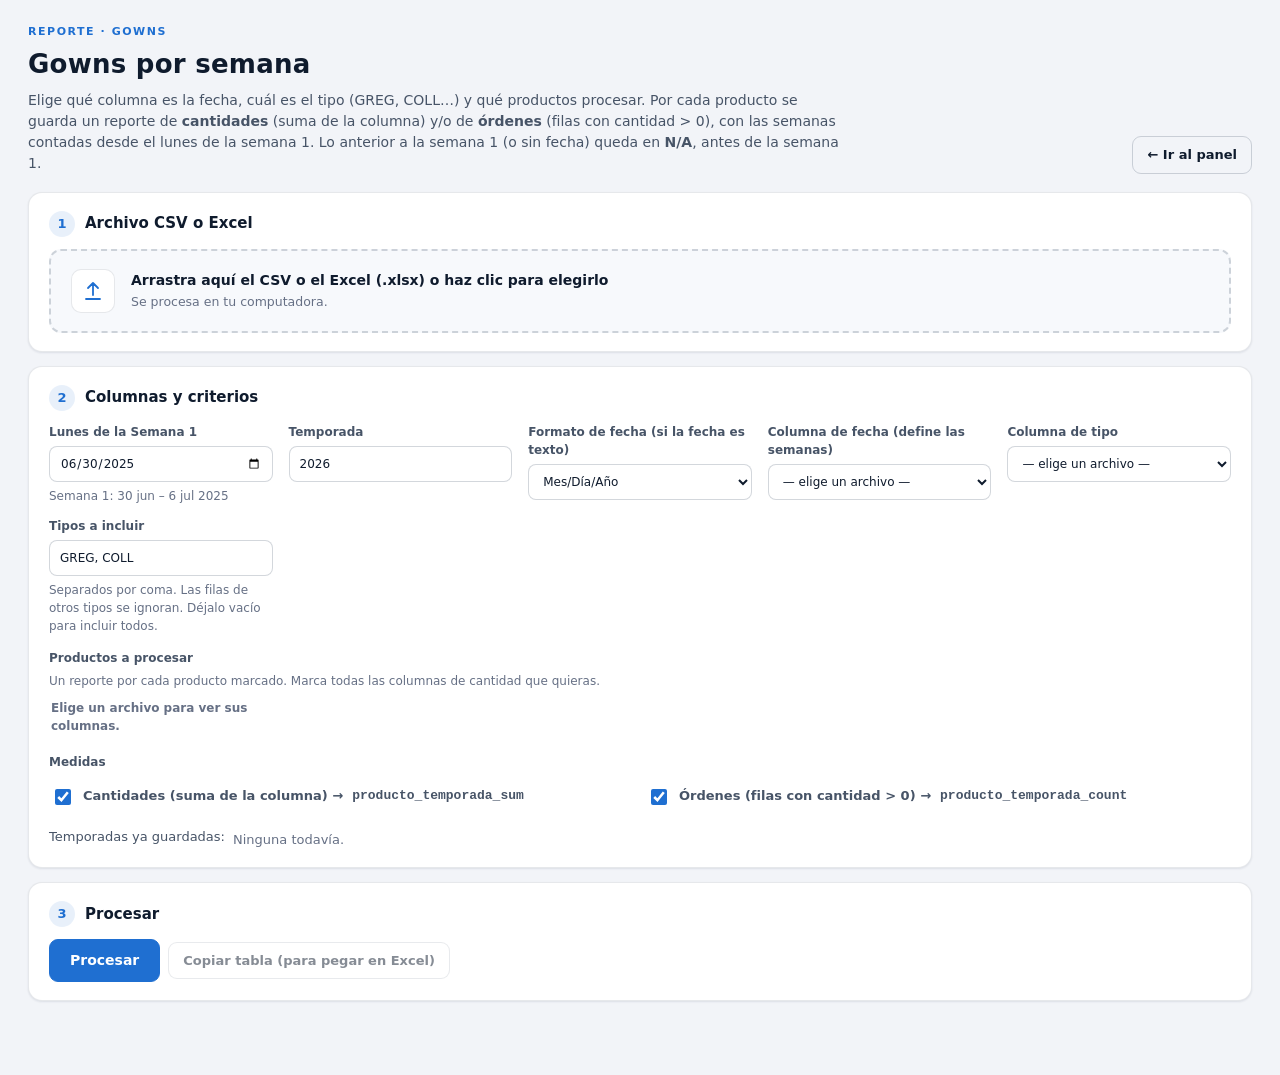
<file: reportes/gowns.html>
<!DOCTYPE html>
<html lang="es">
<head>
<meta charset="UTF-8">
<meta http-equiv="Content-Security-Policy" content="default-src 'self'; script-src 'self' 'unsafe-inline'; style-src 'self' 'unsafe-inline'; img-src 'self' data: blob:; font-src 'self'; connect-src 'self'; worker-src 'self'; manifest-src 'self'; frame-src 'self'; object-src 'none'; base-uri 'self'; form-action 'none'">
<meta name="viewport" content="width=device-width, initial-scale=1">
<title>Gowns por semana · Report Hub</title>
<link rel="icon" href="../icons/favicon.svg" type="image/svg+xml">
<link rel="stylesheet" href="reporte.css">
<script>try { var t = JSON.parse(localStorage.getItem('rh-tema') || '"auto"'); if (t === 'light' || t === 'dark') document.documentElement.setAttribute('data-theme', t); } catch (e) {}</script>
</head>
<body>
<div class="rp">
  <header class="rp-head">
    <div>
      <div class="eyebrow">Reporte · GOWNS</div>
      <h1>Gowns por semana</h1>
      <p>Elige qué columna es la fecha, cuál es el tipo (GREG, COLL…) y qué productos procesar. Por cada producto se guarda un reporte de <strong>cantidades</strong> (suma de la columna) y/o de <strong>órdenes</strong> (filas con cantidad &gt; 0), con las semanas contadas desde el lunes de la semana 1. Lo anterior a la semana 1 (o sin fecha) queda en <strong>N/A</strong>, antes de la semana 1.</p>
    </div>
    <a class="btn ghost solo-suelto" href="../index.html">← Ir al panel</a>
  </header>

  <section class="card">
    <h2 class="step-h"><span class="step-n">1</span> Archivo CSV o Excel</h2>
    <label class="drop" id="zona">
      <span class="drop-ico" aria-hidden="true"><svg viewBox="0 0 24 24" width="24" height="24"><path d="M12 16V4M7 9l5-5 5 5M5 20h14" fill="none" stroke="currentColor" stroke-width="1.8" stroke-linecap="round" stroke-linejoin="round"/></svg></span>
      <span><strong>Arrastra aquí el CSV o el Excel (.xlsx) o haz clic para elegirlo</strong><small id="archivoInfo">Se procesa en tu computadora.</small></span>
      <input type="file" id="archivo" accept=".csv,.xlsx,.xlsm,text/csv,application/vnd.openxmlformats-officedocument.spreadsheetml.sheet">
    </label>
    <label class="fld fld-hoja" id="hojaWrap" hidden>Hoja del libro de Excel <select id="hoja"></select></label>
  </section>

  <section class="card">
    <h2 class="step-h"><span class="step-n">2</span> Columnas y criterios</h2>
    <div class="form-grid">
      <label class="fld">Lunes de la Semana 1 <input type="date" id="inicio" value="2025-06-30"><span class="hint" id="inicioInfo"></span></label>
      <label class="fld">Temporada <input id="temporada" placeholder="p. ej. 2026"></label>
      <label class="fld">Formato de fecha (si la fecha es texto)
        <select id="fmt"><option value="MDY">Mes/Día/Año</option><option value="DMY">Día/Mes/Año</option></select>
      </label>
      <label class="fld">Columna de fecha (define las semanas) <select id="colFecha"><option value="">— elige un archivo —</option></select></label>
      <label class="fld">Columna de tipo <select id="colTipo"><option value="">— elige un archivo —</option></select></label>
      <label class="fld">Tipos a incluir <input id="tipos" value="GREG, COLL"><span class="hint">Separados por coma. Las filas de otros tipos se ignoran. Déjalo vacío para incluir todos.</span></label>
    </div>

    <div class="fld" style="margin-top:14px">Productos a procesar <span class="hint">Un reporte por cada producto marcado. Marca todas las columnas de cantidad que quieras.</span>
      <div class="checks" id="productos"><span class="muted">Elige un archivo para ver sus columnas.</span></div>
    </div>
    <div class="fld" style="margin-top:14px">Medidas
      <div class="checks anchos" id="modos">
        <label class="check"><input type="checkbox" value="sum" checked> Cantidades (suma de la columna) → <code>producto_temporada_sum</code></label>
        <label class="check"><input type="checkbox" value="count" checked> Órdenes (filas con cantidad &gt; 0) → <code>producto_temporada_count</code></label>
      </div>
    </div>
    <div class="inline">Temporadas ya guardadas: <span class="chips" id="temporadas"></span></div>
  </section>

  <section class="card">
    <h2 class="step-h"><span class="step-n">3</span> Procesar</h2>
    <div class="actions">
      <button id="go" class="btn primary lg" type="button">Procesar</button>
      <button id="copiar" class="btn" type="button" disabled>Copiar tabla (para pegar en Excel)</button>
    </div>
    <div class="progress" id="progreso" hidden><div></div></div>
    <div id="estado"></div>
    <div id="aviso" class="aviso" hidden></div>
    <div id="usado" class="usado"></div>
  </section>

  <section class="card save" id="panelGuardar" hidden></section>

  <section class="card" id="resultados" hidden>
    <div class="actions"><label class="fld" style="margin:0">Ver <select id="ver"></select></label></div>
    <p class="concilia" id="concilia"></p>
    <div id="salida" class="table-wrap"></div>
  </section>
</div>

<script src="../js/core/util.js"></script>
<script src="../js/core/store.js"></script>
<script src="../js/core/excel-filas.js"></script>
<script src="../js/core/csv.js"></script>
<script src="../js/registry.js"></script>
<script src="../js/core/tablas.js"></script>
<script src="../js/puente.js"></script>
<script>
const $ = id => document.getElementById(id);
const esc = RH.util.esc;
const DATASET = 'gowns';
const MODOS = { sum: 'cantidades', count: 'órdenes' };

let encabezado = [];      // encabezados del archivo, en mayúsculas
let resultados = new Map();   // "PRODUCTO|modo" -> snapshot (sin id definitivo)
let ultimo = null;        // configuración del último proceso (para guardar)
let procesando = false, cambioDurante = false;
let tsv = '';

// ---------- nombres: GOWN QTY -> GOWN ; "CAP SIZE QTY" -> CAP_SIZE
const limpio = col => col.replace(/\s+QTY$/i, '').trim().replace(/\s+/g, '_');
const etiquetaTemporada = () => $('temporada').value.trim().replace(/\s+/g, '_');

// ---------- selección de columnas
function llenarSelect(sel, cols, preferidas) {
  const previa = sel.dataset.archivo === sel.dataset.actual ? sel.value : '';
  sel.replaceChildren(...cols.map(c => new Option(c || '(sin nombre)', c)));
  const pref = preferidas.map(re => cols.find(c => re.test(c))).find(Boolean);
  sel.value = cols.includes(previa) ? previa : (pref || cols[0] || '');
}

function pintarProductos() {
  const cont = $('productos');
  const excluir = new Set([$('colFecha').value, $('colTipo').value]);
  const prev = new Set([...cont.querySelectorAll('input:checked')].map(i => i.value));
  const habiaLista = cont.querySelector('input');
  const cols = encabezado.filter(c => c && !excluir.has(c));
  if (!cols.length) { cont.innerHTML = '<span class="muted">Elige un archivo para ver sus columnas.</span>'; return; }
  cont.replaceChildren(...cols.map(c => {
    const marcado = habiaLista ? prev.has(c) : /\sQTY$/.test(c);
    const l = document.createElement('label'); l.className = 'check';
    l.innerHTML = '<input type="checkbox" value="' + esc(c) + '"' + (marcado ? ' checked' : '') + '> ' + esc(c);
    return l;
  }));
}

async function alElegirArchivo() {
  const f = $('archivo').files[0];
  $('hojaWrap').hidden = true;
  if (!f) return;
  try {
    const cols = RH.puente.esExcel(f)
      ? (await RH.puente.prepararExcel(f, $('hoja'), $('hojaWrap'))).map(c => String(c).replace(/^﻿/, '').trim().toUpperCase())
      : await RH.csv.encabezados(f);
    encabezado = cols;
    const clave = [f.name, f.size, f.lastModified, $('hoja').value].join('|');
    for (const sel of [$('colFecha'), $('colTipo')]) sel.dataset.actual = clave;
    llenarSelect($('colFecha'), cols, [/^IMPORTED$/, /FECHA|DATE|IMPORTED/]);
    llenarSelect($('colTipo'), cols, [/^ASSIGNMENT TYPE$/, /TYPE|TIPO/]);
    $('colFecha').dataset.archivo = $('colTipo').dataset.archivo = clave;
    $('productos').innerHTML = '';
    pintarProductos();
    $('estado').textContent = '';
  } catch (e) {
    $('estado').textContent = 'No pude leer el encabezado: ' + e.message;
  }
}
$('archivo').addEventListener('change', alElegirArchivo);
$('hoja').addEventListener('change', alElegirArchivo);
$('colFecha').addEventListener('change', pintarProductos);
$('colTipo').addEventListener('change', pintarProductos);

// ---------- procesamiento
// si la configuración cambia MIENTRAS se procesa, el resultado no se puede guardar
async function procesar() {
  procesando = true; cambioDurante = false;
  try { await procesarArchivo(); } finally { procesando = false; }
}

async function procesarArchivo() {
  const file = $('archivo').files[0];
  if (!file) { alert('Selecciona el archivo CSV o Excel'); return; }
  const fmt = $('fmt').value, inicio = Date.parse($('inicio').value), inicioIso = $('inicio').value;
  const colFecha = $('colFecha').value, colTipo = $('colTipo').value;
  const productos = [...$('productos').querySelectorAll('input:checked')].map(i => i.value);
  const modos = [...$('modos').querySelectorAll('input:checked')].map(i => i.value);
  const listaTipos = $('tipos').value.split(',').map(t => t.trim().toUpperCase()).filter(Boolean);
  const tiposOk = listaTipos.length ? new Set(listaTipos) : null;
  if (!colFecha || !colTipo) { $('estado').textContent = 'Elige la columna de fecha y la de tipo.'; return; }
  if (!productos.length) { $('estado').textContent = 'Marca al menos un producto.'; return; }
  if (!modos.length) { $('estado').textContent = 'Marca al menos una medida (cantidades u órdenes).'; return; }
  if (!(inicio > 0)) { $('estado').textContent = 'Escribe el lunes de la semana 1.'; return; }

  // por producto y medida: Map(semana -> Map(tipo -> {v}))
  const acc = new Map();
  productos.forEach(p => modos.forEach(m => acc.set(p + '|' + m, new Map())));
  const tiposVistos = new Set();
  let filas = 0, incluidas = 0, otros = 0, antesDeInicio = 0, fechasMalas = 0;
  const idx = {};
  resultados = new Map(); ultimo = null;
  $('go').disabled = true; $('progreso').hidden = false; $('aviso').hidden = true; $('usado').textContent = '';
  $('resultados').hidden = true; $('copiar').disabled = true; guardarUI.ocultar();
  $('estado').textContent = 'Procesando...';
  const hoja = RH.puente.esExcel(file) ? $('hoja').value : null;
  let avisoExcel = null;

  try {
    const r = await RH.csv.leer(file, {
      hoja, columnasFecha: [colFecha],
      alEncabezado(h) {
        idx.fecha = h.indexOf(colFecha); idx.tipo = h.indexOf(colTipo);
        if (idx.fecha < 0 || idx.tipo < 0) throw new Error('No encontré la columna de fecha o de tipo.');
        idx.prod = productos.map(p => { const i = h.indexOf(p); if (i < 0) throw new Error('No encontré la columna ' + p); return i; });
      },
      alFila(row) {
        filas++;
        const tipo = (row[idx.tipo] || '').trim().toUpperCase();
        if (tiposOk && !tiposOk.has(tipo)) { otros++; return; }
        incluidas++;
        const { semana, motivo } = RH.csv.semana(row[idx.fecha], inicio, fmt);
        if (motivo === 'sin-fecha') fechasMalas++; else if (motivo === 'antes') antesDeInicio++;
        const clave = tipo || '(VACÍO)';
        tiposVistos.add(clave);
        productos.forEach((p, k) => {
          const v = RH.csv.num(row[idx.prod[k]]);
          modos.forEach(m => {
            const dato = m === 'sum' ? v : (v > 0 ? 1 : 0);
            const mapa = acc.get(p + '|' + m);
            if (!mapa.has(semana)) mapa.set(semana, new Map());
            const mt = mapa.get(semana);
            if (!mt.has(clave)) mt.set(clave, { v: 0 });
            mt.get(clave).v += dato;
          });
        });
      },
      alProgreso(leidos, total, n) {
        $('estado').textContent = 'Procesando... ' + (leidos / 1048576).toFixed(0) + ' MB de ' + (total / 1048576).toFixed(0) + ' MB (' + n.toLocaleString() + ' filas)';
        $('progreso').firstElementChild.style.width = (total ? Math.min(100, leidos / total * 100) : 100).toFixed(1) + '%';
      }
    });
    avisoExcel = r.aviso || null;
  } catch (e) {
    $('estado').textContent = 'Error: ' + e.message;
    $('go').disabled = false; $('progreso').hidden = true;
    return;
  }

  // snapshots por producto y medida (sin id: se arma al guardar con la temporada)
  const config = { colFecha, colTipo, tipos: listaTipos, fmt };
  acc.forEach((mapa, clave) => {
    const [p, m] = clave.split('|');
    const base = RH.puente.desdeMapa(mapa, ['v']);
    resultados.set(clave, Object.assign(base, {
      dataset: DATASET, week1: inicioIso,
      meta: { reporte: DATASET, producto: limpio(p), columnaProducto: p, modo: m, archivo: RH.puente.metaArchivo(file, hoja), filas: incluidas, fechasMalas, antesDeInicio, tipos: [...tiposVistos].sort(), config }
    }));
  });
  const resultado = { inicioIso, config, archivo: RH.puente.metaArchivo(file, hoja), filas, incluidas, fechasMalas, antesDeInicio, productos, modos };
  $('estado').textContent = 'Listo. Filas leídas: ' + filas.toLocaleString() + ' | Con los tipos elegidos: ' + incluidas.toLocaleString() +
    (otros ? ' | Otros tipos ignorados: ' + otros.toLocaleString() : '') +
    ' | En N/A: ' + (antesDeInicio + fechasMalas).toLocaleString() + ' (anteriores al inicio: ' + antesDeInicio.toLocaleString() + ', sin fecha válida: ' + fechasMalas.toLocaleString() + ')';
  $('go').disabled = false; $('progreso').firstElementChild.style.width = '100%';
  pintarSelector(); pintarTabla();
  $('usado').textContent = 'Calculado con: Lunes de la Semana 1 = ' + inicioIso + ' · Fecha: ' + colFecha + ' · Tipo: ' + colTipo + ' = ' + (listaTipos.length ? listaTipos.join(', ') : 'todos') +
    ' · Archivo: ' + file.name + (hoja ? ' (hoja ' + hoja + ')' : '');
  if (cambioDurante) { $('aviso').hidden = false; $('aviso').textContent = 'La configuración cambió mientras se procesaba: pulsa «Procesar» otra vez antes de guardar.'; return; }
  ultimo = resultado;
  const semanasNum = [...new Set([...acc.values()].flatMap(m => [...m.keys()]))].filter(k => k !== 'N/A');
  const avisos = RH.puente.avisosResultado({ base: incluidas, antesDeInicio, fechasMalas, maxSemana: Math.max(0, ...semanasNum), maxEnRango: RH.puente.ultimaSemana(semanasNum) });
  if (avisoExcel) avisos.unshift(avisoExcel);
  $('aviso').hidden = !avisos.length;
  $('aviso').textContent = avisos.length ? '⚠ ' + avisos.join(' ') + ' (Lunes usado: ' + RH.util.fmtFecha(inicioIso) + ')' : '';
  guardarUI.mostrar(resumenGuardar());
}

function resumenGuardar() {
  const n = ultimo.productos.length * ultimo.modos.length;
  return 'Temporada ' + ($('temporada').value || '(sin etiqueta)') + ' · Semana 1 = ' + RH.util.fmtFecha(ultimo.inicioIso) + ' · ' + n + ' reporte' + (n === 1 ? '' : 's') +
    ' (' + ultimo.productos.map(limpio).join(', ') + ' × ' + ultimo.modos.map(m => MODOS[m]).join(' y ') + ') · ' + ultimo.incluidas.toLocaleString() + ' filas.';
}

// ---------- tabla en pantalla (la misma que reconstruye el dashboard)
function pintarSelector() {
  const sel = $('ver'), previo = sel.value;
  sel.replaceChildren(...[...resultados.keys()].map(k => { const [p, m] = k.split('|'); return new Option(limpio(p) + ' · ' + MODOS[m], k); }));
  if (resultados.has(previo)) sel.value = previo;
}
function pintarTabla() {
  const snap = resultados.get($('ver').value);
  if (!snap) return;
  const t = RH.tablas.gowns(snap);
  const [enc, ...filas] = t.lineas;
  tsv = t.tsv;
  $('concilia').textContent = t.concilia;
  $('salida').innerHTML = '<table><tr>' + enc.map(h => '<th>' + esc(h) + '</th>').join('') + '</tr>' +
    filas.map((f, k) => '<tr' + (k === filas.length - 1 ? ' class="tot"' : f[0] === 'N/A' ? ' class="na"' : '') + '>' + f.map(c => '<td>' + esc(c) + '</td>').join('') + '</tr>').join('') + '</table>';
  $('resultados').hidden = false;
  $('copiar').disabled = false;
}
$('ver').addEventListener('change', pintarTabla);

// ---------- guardar: un reporte por producto y medida, nombrado producto_temporada_sum|count
const guardarUI = RH.puente.panelGuardar({
  contenedor: $('panelGuardar'),
  dataset: DATASET,
  construir() {
    if (!ultimo) throw new Error('Primero procesa un archivo.');
    const temp = etiquetaTemporada();
    return [...resultados.values()].map(s => {
      const nombre = s.meta.producto + '_' + temp + '_' + s.meta.modo;
      return Object.assign({}, s, {
        id: RH.store.idDe(DATASET, nombre), season: nombre,
        meta: Object.assign({}, s.meta, { temporada: $('temporada').value.trim() })
      });
    }).map(s => (temp ? s : Object.assign(s, { season: '' })));
  },
  validar(snap) {
    const avisos = [];
    if (new Date(snap.week1 + 'T00:00:00Z').getUTCDay() !== 1) avisos.push('El lunes de la semana 1 (' + snap.week1 + ') no es lunes.');
    avisos.push(...RH.puente.avisoSemanas(snap));
    return avisos.length ? avisos.join(' ') : null;
  }
});

$('go').onclick = procesar;
$('copiar').onclick = async () => { await RH.util.copiarTexto(tsv); RH.util.toast('Tabla copiada.', { tipo: 'ok' }); };
$('temporada').addEventListener('input', () => { if (ultimo) guardarUI.mostrar(resumenGuardar()); });
RH.puente.zonaArchivo($('zona'), $('archivo'), $('archivoInfo'));
RH.puente.enlazarTemporada($('inicio'), $('temporada'), $('inicioInfo'));
// si cambia algo que afecta el cálculo después de procesar, el resultado ya no se puede guardar
RH.puente.invalidarAlCambiar([$('archivo'), $('hoja'), $('inicio'), $('fmt'), $('colFecha'), $('colTipo'), $('tipos'), $('productos'), $('modos')], () => {
  if (procesando) { cambioDurante = true; return; }
  if (!ultimo) return;
  ultimo = null;
  guardarUI.ocultar();
  $('aviso').hidden = false;
  $('aviso').textContent = 'La configuración cambió: pulsa «Procesar» otra vez antes de guardar en el dashboard.';
});
// temporadas ya guardadas: una por producto/medida; los chips muestran la etiqueta de temporada
RH.puente.actualizarTemporadas({ dataset: DATASET, chips: $('temporadas'), temporadaInput: $('temporada'), inicioInput: $('inicio') });
</script>
</body>
</html>
</file>
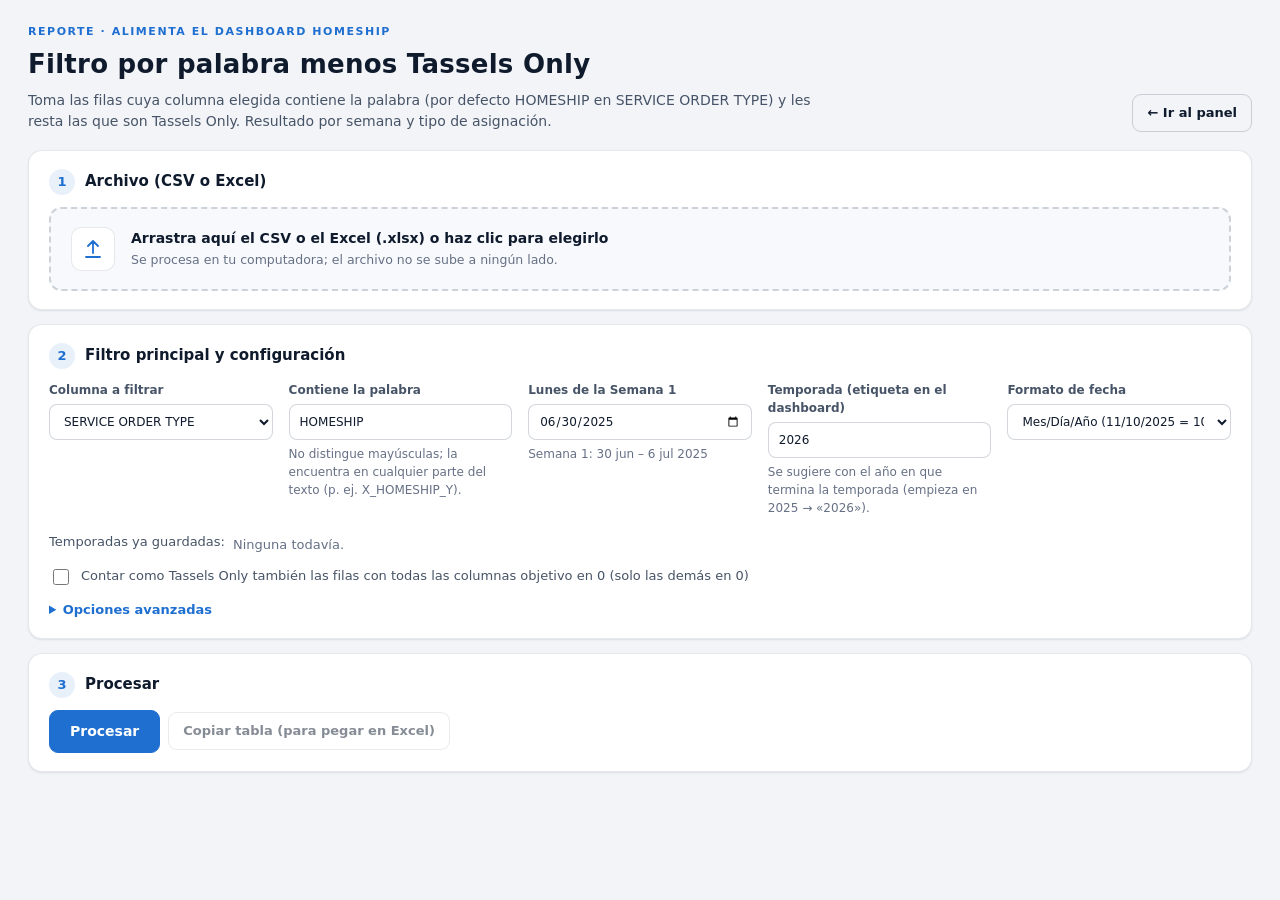
<file: reportes/homeship.html>
<!DOCTYPE html>
<html lang="es">
<head>
<meta charset="UTF-8">
<meta http-equiv="Content-Security-Policy" content="default-src 'self'; script-src 'self' 'unsafe-inline'; style-src 'self' 'unsafe-inline'; img-src 'self' data: blob:; font-src 'self'; connect-src 'self'; worker-src 'self'; manifest-src 'self'; frame-src 'self'; object-src 'none'; base-uri 'self'; form-action 'none'">
<meta name="viewport" content="width=device-width, initial-scale=1">
<title>Homeship menos Tassels Only · Report Hub</title>
<link rel="icon" href="../icons/favicon.svg" type="image/svg+xml">
<link rel="stylesheet" href="reporte.css">
<script>try { var t = JSON.parse(localStorage.getItem('rh-tema') || '"auto"'); if (t === 'light' || t === 'dark') document.documentElement.setAttribute('data-theme', t); } catch (e) {}</script>
</head>
<body>
<!-- Adaptación de filtro_menos_tassels.html: la lógica de filtro y conteo es la misma
     del original (ver reportes/originales/filtro_menos_tassels.html) y los campos
     arrancan con los mismos valores por defecto. Lo nuevo: diseño, barra de
     progreso, lectura de Excel (.xlsx) además de CSV, avisos de configuración y
     botón para guardar en el dashboard HOMESHIP. -->
<div class="rp">
  <header class="rp-head">
    <div>
      <div class="eyebrow">Reporte · alimenta el dashboard HOMESHIP</div>
      <h1>Filtro por palabra menos Tassels Only</h1>
      <p>Toma las filas cuya columna elegida contiene la palabra (por defecto HOMESHIP en SERVICE ORDER TYPE) y les resta las que son Tassels Only. Resultado por semana y tipo de asignación.</p>
    </div>
    <a class="btn ghost solo-suelto" href="../index.html#/dash/homeship">← Ir al panel</a>
  </header>

  <section class="card">
    <h2 class="step-h"><span class="step-n">1</span> Archivo (CSV o Excel)</h2>
    <label class="drop" id="zona">
      <span class="drop-ico" aria-hidden="true"><svg viewBox="0 0 24 24" width="24" height="24"><path d="M12 16V4M7 9l5-5 5 5M5 20h14" fill="none" stroke="currentColor" stroke-width="1.8" stroke-linecap="round" stroke-linejoin="round"/></svg></span>
      <span><strong>Arrastra aquí el CSV o el Excel (.xlsx) o haz clic para elegirlo</strong><small id="archivoInfo">Se procesa en tu computadora; el archivo no se sube a ningún lado.</small></span>
      <input type="file" id="archivo" accept=".csv,.xlsx,.xlsm,.xls,text/csv,application/vnd.openxmlformats-officedocument.spreadsheetml.sheet,application/vnd.ms-excel.sheet.macroEnabled.12">
    </label>
    <label class="fld fld-hoja" id="hojaWrap" hidden>Hoja del libro de Excel <select id="hoja"></select></label>
    <div id="config"></div>
  </section>

  <section class="card">
    <h2 class="step-h"><span class="step-n">2</span> Filtro principal y configuración</h2>
    <div class="form-grid">
      <label class="fld">Columna a filtrar <select id="colFiltro"><option value="SERVICE ORDER TYPE">SERVICE ORDER TYPE</option></select></label>
      <label class="fld">Contiene la palabra <input id="palabra" value="HOMESHIP"><span class="hint">No distingue mayúsculas; la encuentra en cualquier parte del texto (p. ej. X_HOMESHIP_Y).</span></label>
      <label class="fld">Lunes de la Semana 1 <input type="date" id="inicio" value="2025-06-30"><span class="hint" id="inicioInfo"></span></label>
      <label class="fld">Temporada (etiqueta en el dashboard) <input id="temporada" placeholder="p. ej. 2026"><span class="hint">Se sugiere con el año en que termina la temporada (empieza en 2025 → «2026»).</span></label>
      <label class="fld">Formato de fecha
        <select id="fmt">
          <option value="MDY">Mes/Día/Año (11/10/2025 = 10 nov)</option>
          <option value="DMY">Día/Mes/Año (11/10/2025 = 11 oct)</option>
        </select>
      </label>
    </div>
    <div class="inline">Temporadas ya guardadas: <span class="chips" id="temporadas"></span></div>
    <label class="check"><input type="checkbox" id="incluirCeros"> Contar como Tassels Only también las filas con todas las columnas objetivo en 0 (solo las demás en 0)</label>
    <details class="adv">
      <summary>Opciones avanzadas</summary>
      <div class="form-grid">
        <label class="fld">Columna de fecha <input id="colFecha" value="IMPORTED"></label>
        <label class="fld">Columna de tipo <input id="colTipo" value="ASSIGNMENT TYPE"></label>
        <label class="fld">Columna de orden (opcional, para el listado) <input id="colOrden" value="ORACLE ORDER NUMBER"></label>
      </div>
    </details>
  </section>

  <section class="card">
    <h2 class="step-h"><span class="step-n">3</span> Procesar</h2>
    <div class="actions">
      <button id="go" class="btn primary lg" type="button">Procesar</button>
      <button id="copiar" class="btn" type="button" disabled>Copiar tabla (para pegar en Excel)</button>
    </div>
    <div class="progress" id="progreso" hidden><div></div></div>
    <div id="estado"></div>
    <div id="aviso" class="aviso" role="alert" hidden></div>
  </section>

  <section class="card save" id="panelGuardar" hidden></section>

  <section class="card" id="resultados" hidden>
    <div class="res-h"><h2>Resultado por semana</h2></div>
    <p id="usado" class="usado"></p>
    <div id="concilia"></div>
    <div id="cols"></div>
    <div id="salida" class="table-wrap"></div>
  </section>

  <section class="card" id="bloqueDetalle" style="display:none">
    <div class="res-h">
      <h2>Tassels Only dentro del filtro (las filas que se restan)</h2>
      <button id="copiarRestadas" class="btn" type="button">Copiar listado completo (para pegar en Excel)</button>
    </div>
    <label class="inline">Ver solo la semana (número, vacío = todas): <input id="depSemana" size="4"></label>
    <div id="detalle"></div>
  </section>
</div>

<script src="../js/core/util.js"></script>
<script src="../js/core/store.js"></script>
<script src="../js/core/excel-filas.js"></script>
<script src="../js/registry.js"></script>
<script src="../js/puente.js"></script>
<script>
const $ = id => document.getElementById(id);
const DIA = 86400000;
const OBJETIVO_DEFECTO = ["TASSEL QTY", "MASCOT MEDAL QTY"];
const MAX_RESTADAS = 300000;   // tope de filas guardadas para el listado
const MAX_VISTA = 500;         // filas que se dibujan en pantalla

let tsv = "";
let datos = new Map();         // semana (número o "N/A") -> Map(tipo -> {hs, to, ceros})
let tipos = new Set();
let inicio = 0;
let palabraUsada = "";
let restadas = [];             // [fila, fecha, semana, tipo, valorFiltro, sumaObjetivo, orden, estado]
let restadasTruncadas = false;
let rolesGuardados = {};       // nombre de columna -> "obj" | "cero" | "ign"
let ultimo = null;             // resultado del último proceso (para guardarlo en el dashboard)
let usado = null;          // configuración de la tabla que se ve (se conserva aunque se invalide)
let procesando = false, cambioDurante = false;

// ---------- Utilidades ----------
function splitLinea(linea, delim) {
  const out = []; let f = "", q = false;
  for (let i = 0; i < linea.length; i++) {
    const ch = linea[i];
    if (q) {
      if (ch === '"') { if (linea[i + 1] === '"') { f += '"'; i++; } else q = false; }
      else f += ch;
    } else if (ch === '"') q = true;
    else if (ch === delim) { out.push(f); f = ""; }
    else f += ch;
  }
  out.push(f);
  return out;
}

function detectarDelim(linea) {
  const c = (linea.match(/,/g) || []).length;
  const p = (linea.match(/;/g) || []).length;
  return p > c ? ";" : ",";
}

function parseFecha(v, fmt) {
  v = (v || "").trim();
  if (!v) return null;
  let y, mo, d, m = v.match(/^(\d{4})-(\d{1,2})-(\d{1,2})/);
  if (m) { y = +m[1]; mo = +m[2]; d = +m[3]; }
  else {
    m = v.match(/^(\d{1,2})[\/\-.](\d{1,2})[\/\-.](\d{2,4})/);
    if (!m) return null;
    const a = +m[1], b = +m[2];
    y = +m[3]; if (y < 100) y += 2000;
    if (fmt === "MDY") { mo = a; d = b; } else { d = a; mo = b; }
  }
  return Date.UTC(y, mo - 1, d);
}

function num(v) {
  const n = parseFloat(String(v).replace(/,/g, ""));
  return isNaN(n) ? 0 : n;
}

function esc(s) {
  return String(s).replace(/&/g, "&amp;").replace(/</g, "&lt;").replace(/>/g, "&gt;");
}

// ---------- Configuración de columnas ----------
function rolPorDefecto(nombre) {
  return OBJETIVO_DEFECTO.includes(nombre) ? "obj" : "cero";
}

function leerRoles() {
  const roles = {};
  document.querySelectorAll("#config select[data-col]").forEach(s => {
    roles[s.dataset.col] = s.value;
  });
  return roles;
}

function pintarItem(sel) {
  sel.parentElement.className = "item " + sel.value;
}

function construirConfig(columnasQty) {
  const cont = $("config");
  if (!columnasQty.length) { cont.innerHTML = ""; return; }
  let h = '<fieldset><legend><b>Columnas QTY y su función</b> (' + columnasQty.length + ' encontradas)</legend>' +
    '<div class="grid">';
  for (const c of columnasQty) {
    const rol = rolesGuardados[c] || rolPorDefecto(c);
    h += '<div class="item ' + rol + '"><span title="' + esc(c) + '">' + esc(c) + '</span>' +
      '<select data-col="' + esc(c) + '">' +
      '<option value="obj"' + (rol === "obj" ? " selected" : "") + '>Objetivo (cuenta)</option>' +
      '<option value="cero"' + (rol === "cero" ? " selected" : "") + '>Debe ser 0</option>' +
      '<option value="ign"' + (rol === "ign" ? " selected" : "") + '>Ignorar</option>' +
      '</select></div>';
  }
  h += '</div></fieldset>';
  cont.innerHTML = h;
  cont.querySelectorAll("select").forEach(s => s.onchange = () => pintarItem(s));
}

function construirSelectorFiltro(todasLasColumnas) {
  const sel = $("colFiltro");
  const previo = sel.value;
  sel.innerHTML = "";
  for (const c of todasLasColumnas) {
    const o = document.createElement("option");
    o.value = c; o.textContent = c;
    sel.appendChild(o);
  }
  if (todasLasColumnas.includes(previo)) sel.value = previo;
  else if (todasLasColumnas.includes("SERVICE ORDER TYPE")) sel.value = "SERVICE ORDER TYPE";
}

$("archivo").onchange = async () => {
  const f = $("archivo").files[0];
  $("config").innerHTML = "";
  $("hojaWrap").hidden = true;
  if (!f) return;
  try {
    let cols;
    if (RH.puente.esExcel(f)) {
      // Excel: mismo tratamiento que la primera línea del CSV
      cols = (await RH.puente.prepararExcel(f, $("hoja"), $("hojaWrap"))).map(c => String(c).trim().toUpperCase()).filter(c => c !== "");
    } else {
      const txt = await f.slice(0, 300000).text();
      const primera = txt.split(/\r?\n/)[0].replace(/^\uFEFF/, "");
      const delim = detectarDelim(primera);
      cols = splitLinea(primera, delim).map(c => c.trim().toUpperCase()).filter(c => c !== "");
    }
    construirSelectorFiltro(cols);
    construirConfig(cols.filter(c => c.endsWith(" QTY")));
  } catch (e) {
    $("estado").textContent = "No pude leer el encabezado: " + e.message;
  }
};
$("hoja").onchange = () => $("archivo").onchange();

// ---------- Tabla de resultados ----------
function render() {
  const incluir = $("incluirCeros").checked;
  const P = palabraUsada;
  const listaTipos = [...tipos].sort();
  // siempre las 52 semanas de la temporada (con ceros si no hay datos) y, si existen, las posteriores
  const maxSem = Math.max(52, ...[...datos.keys()].filter(k => k !== "N/A"));
  const semanas = Array.from({ length: maxSem }, (_, i) => i + 1);
  if (datos.has("N/A")) semanas.unshift("N/A");   // lo previo a la semana 1 va primero

  const enc = ["Semana", "Inicio (lunes)"];
  listaTipos.forEach(t => enc.push(t + " " + P, t + " Tassels Only", t + " Resta"));
  enc.push("Total " + P, "Total Tassels Only", "Total Resta");

  const n = listaTipos.length;
  const acum = new Array(3 * n + 3).fill(0);
  const lineas = [enc];
  let totHS = 0, totTO = 0, totCeros = 0;

  for (const w of semanas) {
    const mt = datos.get(w) || new Map();
    const etiqueta = w === "N/A" ? "N/A" : "Semana " + w;
    const lunes = w === "N/A" ? "-" : new Date(inicio + (w - 1) * 7 * DIA).toISOString().slice(0, 10);
    const r = [etiqueta, lunes];
    let sHS = 0, sTO = 0;
    listaTipos.forEach((t, i) => {
      const o = mt.get(t) || { hs: 0, to: 0, ceros: 0 };
      const to = o.to + (incluir ? o.ceros : 0);
      const resta = o.hs - to;
      r.push(o.hs, to, resta);
      acum[3 * i] += o.hs; acum[3 * i + 1] += to; acum[3 * i + 2] += resta;
      sHS += o.hs; sTO += to;
      totHS += o.hs; totTO += o.to; totCeros += o.ceros;
    });
    r.push(sHS, sTO, sHS - sTO);
    acum[3 * n] += sHS; acum[3 * n + 1] += sTO; acum[3 * n + 2] += sHS - sTO;
    lineas.push(r);
  }
  lineas.push(["TOTAL", "", ...acum]);

  tsv = lineas.map(l => l.join("\t")).join("\n");
  let html = "<table><tr>" + enc.map(h => "<th>" + esc(h) + "</th>").join("") + "</tr>";
  for (let i = 1; i < lineas.length; i++) {
    const esTotal = i === lineas.length - 1;
    html += "<tr" + (esTotal ? ' class="total"' : "") + ">" +
      lineas[i].map(c => "<td>" + esc(c) + "</td>").join("") + "</tr>";
  }
  $("salida").innerHTML = html + "</table>";

  const toAplicado = totTO + (incluir ? totCeros : 0);
  $("concilia").textContent =
    "Filas con " + P + ": " + totHS.toLocaleString() +
    " | Tassels Only dentro del filtro (restadas): " + toAplicado.toLocaleString() +
    " | Resta (" + P + " sin Tassels Only): " + (totHS - toAplicado).toLocaleString() +
    " | Filas con todo en 0 dentro del filtro: " + totCeros.toLocaleString() +
    (incluir ? " (incluidas en la resta)" : " (NO incluidas en la resta)");
  $("resultados").hidden = false;

  renderRestadas();
}

function renderRestadas() {
  const incluir = $("incluirCeros").checked;
  const dep = $("depSemana").value.trim();
  const lista = restadas.filter(r =>
    (incluir || r[7] === "Tassels only") && (dep === "" || String(r[2]) === dep));
  $("bloqueDetalle").style.display = restadas.length ? "block" : "none";

  let h = "<p>" + lista.length.toLocaleString() + " filas" +
    (lista.length > MAX_VISTA ? " (se muestran las primeras " + MAX_VISTA + "; el botón copia todas)" : "") +
    (restadasTruncadas ? " — ojo: se alcanzó el tope de " + MAX_RESTADAS.toLocaleString() + " filas guardadas para el listado, pero los conteos de la tabla son completos" : "") +
    "</p><div class='table-wrap'><table><tr><th>Fila aprox.</th><th>Fecha</th><th>Semana</th><th>Tipo</th><th>Valor del filtro</th><th>Suma objetivo</th><th>Orden</th><th>Estado</th></tr>";
  for (const r of lista.slice(0, MAX_VISTA)) {
    h += "<tr>" + r.map(c => "<td>" + esc(c) + "</td>").join("") + "</tr>";
  }
  $("detalle").innerHTML = h + "</table></div>";
}

// ---------- Procesamiento ----------
// si la configuración cambia MIENTRAS se procesa, el resultado no se puede guardar
async function procesar() {
  procesando = true; cambioDurante = false;
  try { await procesarArchivo(); } finally { procesando = false; }
}

async function procesarArchivo() {
  const file = $("archivo").files[0];
  if (!file) { alert("Selecciona el archivo CSV o Excel"); return; }

  const PALABRA = $("palabra").value.trim().toUpperCase();
  if (!PALABRA) { alert("Escribe la palabra a buscar"); return; }
  const COL_FILTRO = $("colFiltro").value.trim().toUpperCase();
  const COL_FECHA = $("colFecha").value.trim().toUpperCase();
  const COL_TIPO = $("colTipo").value.trim().toUpperCase();
  const COL_ORDEN = $("colOrden").value.trim().toUpperCase();
  const fmt = $("fmt").value;
  inicio = Date.parse($("inicio").value);
  const INICIO_ISO = $("inicio").value;
  rolesGuardados = leerRoles();
  palabraUsada = PALABRA;

  let iFiltro = -1, iFecha = -1, iTipo = -1, iOrden = -1, iObj = [], iCero = [], iIgn = [];
  let header = null;
  datos = new Map();
  tipos = new Set();
  restadas = [];
  restadasTruncadas = false;
  let filas = 0, coinciden = 0, fechasMalas = 0, antesDeInicio = 0;

  function emitir(row) {
    if (row.length === 1 && row[0] === "") return;

    if (!header) {
      header = row.map(c => c.replace(/^\uFEFF/, "").trim().toUpperCase());
      iFiltro = header.indexOf(COL_FILTRO);
      iFecha = header.indexOf(COL_FECHA);
      iTipo = header.indexOf(COL_TIPO);
      iOrden = COL_ORDEN ? header.indexOf(COL_ORDEN) : -1;
      if (iFiltro < 0) throw new Error("No encontré la columna del filtro '" + COL_FILTRO + "'. Encabezados detectados: " + header.join(" | "));
      if (iFecha < 0 || iTipo < 0) throw new Error("No encontré la columna de fecha o de tipo. Encabezados detectados: " + header.join(" | "));
      header.forEach((c, i) => {
        if (!c.endsWith(" QTY")) return;
        const rol = rolesGuardados[c] || rolPorDefecto(c);
        if (rol === "obj") iObj.push(i);
        else if (rol === "ign") iIgn.push(i);
        else iCero.push(i);
      });
      if (!iObj.length) throw new Error("Elige al menos una columna como Objetivo.");
      $("cols").innerHTML =
        "<b>Filtro:</b> columna " + esc(COL_FILTRO) + " contiene \"" + esc(PALABRA) + "\"" +
        "<br><b>Objetivo (" + iObj.length + "):</b> " + esc(iObj.map(i => header[i]).join(", ")) +
        "<br><b>Deben ser 0 (" + iCero.length + "):</b> " + esc(iCero.map(i => header[i]).join(", ")) +
        "<br><b>Ignoradas (" + iIgn.length + "):</b> " + (esc(iIgn.map(i => header[i]).join(", ")) || "ninguna") +
        "<br><b>Columna de orden para el listado:</b> " + (iOrden >= 0 ? esc(COL_ORDEN) : "no encontrada (el listado sale sin orden)");
      return;
    }

    filas++;

    // Filtro principal: la columna elegida contiene la palabra (sin distinguir mayúsculas)
    const valorFiltro = (row[iFiltro] || "").trim();
    if (!valorFiltro.toUpperCase().includes(PALABRA)) return;
    coinciden++;

    // Semana: igual que la fórmula de Excel; lo anterior al inicio (o sin fecha válida) es N/A
    let semana;
    const t = parseFecha(row[iFecha], fmt);
    if (t === null) { fechasMalas++; semana = "N/A"; }
    else {
      const dias = Math.floor((t - inicio) / DIA);
      if (dias < 0) { antesDeInicio++; semana = "N/A"; }
      else semana = Math.floor(dias / 7) + 1;
    }

    const tipo = (row[iTipo] || "").trim().toUpperCase() || "(VACÍO)";
    tipos.add(tipo);

    let obj = 0;
    for (const i of iObj) obj += num(row[i]);

    let hayOtros = false;
    for (const i of iCero) {
      if (num(row[i]) !== 0) { hayOtros = true; break; }
    }

    if (!datos.has(semana)) datos.set(semana, new Map());
    const mt = datos.get(semana);
    if (!mt.has(tipo)) mt.set(tipo, { hs: 0, to: 0, ceros: 0 });
    const o = mt.get(tipo);
    o.hs++;

    if (!hayOtros) {
      const esTO = obj > 0;
      if (esTO) o.to++; else o.ceros++;
      if (restadas.length < MAX_RESTADAS) {
        restadas.push([filas + 1, row[iFecha], semana, tipo, valorFiltro, obj,
          iOrden >= 0 ? (row[iOrden] || "") : "", esTO ? "Tassels only" : "todo en 0"]);
      } else restadasTruncadas = true;
    }
  }

  $("go").disabled = true;
  $("estado").textContent = "Procesando...";
  $("concilia").textContent = "";
  $("cols").textContent = "";
  $("salida").innerHTML = "";
  $("detalle").innerHTML = "";
  $("bloqueDetalle").style.display = "none";
  $("progreso").hidden = false;
  $("progreso").firstElementChild.style.width = "0%";
  guardarUI.ocultar();
  ultimo = null;
  usado = null;
  $("usado").textContent = "";
  $("aviso").hidden = true;
  const hoja = RH.puente.esExcel(file) ? $("hoja").value : null;
  let avisoExcel = null;

  try {
    if (RH.puente.esExcel(file)) {
      // Excel: cada fila llega como arreglo de textos (fechas como AAAA-MM-DD) y pasa por el MISMO emitir()
      const rx = await RH.excelFilas.leer(file, {
        hoja, columnasFecha: [COL_FECHA], alFila: emitir,
        alProgreso(leidos, total, etapa) {
          $("estado").textContent = (etapa === "cadenas" ? "Leyendo textos del Excel... " : "Procesando... ") + (leidos / 1048576).toFixed(0) +
            " MB de " + (total / 1048576).toFixed(0) + " MB (" + filas.toLocaleString() + " filas)";
          $("progreso").firstElementChild.style.width = (total ? Math.min(100, leidos / total * 100) : 100).toFixed(1) + "%";
        }
      });
      avisoExcel = rx.aviso || null;
    } else {
    const reader = file.stream().getReader();
    const dec = new TextDecoder("utf-8");
    let delim = null, field = "", row = [], inQ = false, pend = false;
    let leidos = 0;

    while (true) {
      const { done, value } = await reader.read();
      let s = done ? "" : dec.decode(value, { stream: true });
      if (!done) leidos += value.length;

      if (delim === null && s) delim = detectarDelim(s.split("\n")[0]);

      for (let i = 0; i < s.length; i++) {
        const ch = s[i];
        if (pend) {
          pend = false;
          if (ch === '"') { field += '"'; continue; }
          inQ = false;
        }
        if (inQ) {
          if (ch === '"') pend = true; else field += ch;
          continue;
        }
        if (ch === '"') inQ = true;
        else if (ch === delim) { row.push(field); field = ""; }
        else if (ch === "\n") { row.push(field); field = ""; emitir(row); row = []; }
        else if (ch !== "\r") field += ch;
      }

      $("estado").textContent = "Procesando... " + (leidos / 1048576).toFixed(0) +
        " MB de " + (file.size / 1048576).toFixed(0) + " MB (" + filas.toLocaleString() + " filas)";
      $("progreso").firstElementChild.style.width = (file.size ? Math.min(100, leidos / file.size * 100) : 100).toFixed(1) + "%";
      if (done) break;
    }
    if (field !== "" || row.length) { row.push(field); emitir(row); }
    }
  } catch (e) {
    $("estado").textContent = "Error: " + e.message;
    $("go").disabled = false;
    $("progreso").hidden = true;
    return;
  }

  render();

  $("estado").textContent = "Listo. Filas leídas: " + filas.toLocaleString() +
    " | Con la palabra en el filtro: " + coinciden.toLocaleString() +
    " | En N/A dentro del filtro: " + (antesDeInicio + fechasMalas).toLocaleString() +
    " (anteriores al inicio: " + antesDeInicio.toLocaleString() +
    ", sin fecha válida: " + fechasMalas.toLocaleString() + ")";
  $("copiar").disabled = false;
  $("go").disabled = false;
  $("progreso").firstElementChild.style.width = "100%";

  // ---------- resultado listo para el dashboard ----------
  const resultado = {
    datos, tipos, inicioIso: INICIO_ISO, fmt, colFecha: COL_FECHA, colTipo: COL_TIPO,
    colFiltro: COL_FILTRO, palabra: PALABRA, roles: Object.assign({}, rolesGuardados),
    archivo: RH.puente.metaArchivo(file, hoja), filas, coinciden, fechasMalas, antesDeInicio
  };
  usado = resultado;
  if (cambioDurante) { configuracionCambio(" mientras se procesaba"); return; }
  ultimo = resultado;
  const avisos = RH.puente.avisosResultado({ base: coinciden, antesDeInicio, fechasMalas, maxSemana: Math.max(0, ...[...datos.keys()].filter(k => k !== "N/A")),
    maxEnRango: ultimaSemana(datos), fuera: RH.puente.fueraDeRango(datos, "hs") });
  if (avisoExcel) avisos.unshift(avisoExcel);
  if (PALABRA !== "HOMESHIP") avisos.unshift("La palabra usada es «" + PALABRA + "» (el dashboard es HOMESHIP).");
  pintarUsado();
  $("aviso").hidden = !avisos.length;
  $("aviso").textContent = avisos.length ? "⚠ " + avisos.join(" ") + " (Lunes usado: " + RH.util.fmtFecha(ultimo.inicioIso) + ")" : "";
  guardarUI.mostrar(resumenGuardar());
}

// última semana sin las de fuera de rango (fechas mal capturadas, p. ej. año 2062)
function ultimaSemana(m) {
  return RH.puente.ultimaSemana([...m.keys()].filter(k => k !== "N/A"));
}

function fueraTxt(m) {
  const f = RH.puente.fueraDeRango(m, "hs");
  return f.semanas.length ? " (+ " + f.semanas.length + " fuera de rango)" : "";
}

function resumenGuardar() {
  return "Temporada " + ($("temporada").value || "(sin etiqueta)") + " · Semana 1 = " + RH.util.fmtFecha(ultimo.inicioIso) +
    " · " + ultimaSemana(ultimo.datos) + " semanas" + fueraTxt(ultimo.datos) + " · " + ultimo.coinciden.toLocaleString() + " filas con " + ultimo.palabra + " de " + ultimo.filas.toLocaleString() + " · " + ultimo.tipos.size + " tipos de asignación.";
}

// configuración con la que se calculó la tabla que se ve (para comparar con el HTML original)
function pintarUsado() {
  const c = usado;
  if (!c) { $("usado").textContent = ""; return; }
  $("usado").textContent = (ultimo ? "Calculado con: " : "Calculado con (configuración anterior; vuelve a procesar): ") +
    "Lunes de la Semana 1 = " + c.inicioIso + " · Formato " + (c.fmt === "MDY" ? "Mes/Día/Año" : "Día/Mes/Año") + (c.archivo && c.archivo.tipo === "excel" ? " (solo para fechas escritas como texto; las fechas de Excel se leen por su valor)" : "") +
    " · Incluir filas con todo en 0: " + ($("incluirCeros").checked ? "Sí" : "No") + " · Filtro: " + c.colFiltro + " contiene «" + c.palabra + "»" + usadoAvanzado(c) +
    " · Archivo: " + (c.archivo ? c.archivo.nombre + (c.archivo.hoja ? " (hoja " + c.archivo.hoja + ")" : "") : "");
}

// columnas y roles distintos de los de fábrica (en el HTML original siempre estaban a la vista)
const NOMBRE_ROL = { obj: "Objetivo", cero: "Debe ser 0", ign: "Ignorar" };
function usadoAvanzado(c) {
  const partes = [];
  if (c.colFecha !== $("colFecha").defaultValue.trim().toUpperCase()) partes.push("Columna de fecha = " + c.colFecha);
  if (c.colTipo !== $("colTipo").defaultValue.trim().toUpperCase()) partes.push("Columna de tipo = " + c.colTipo);
  const roles = Object.keys(c.roles || {}).filter(k => c.roles[k] !== rolPorDefecto(k)).map(k => k + " = " + NOMBRE_ROL[c.roles[k]]);
  if (roles.length) partes.push("Roles cambiados: " + roles.join(", "));
  if (partes.length) document.querySelector("details.adv").open = true;
  return partes.length ? " · " + partes.join(" · ") : "";
}

// el resultado que se ve ya no corresponde al formulario: no se puede guardar hasta volver a procesar
function configuracionCambio(cuando) {
  ultimo = null;
  guardarUI.ocultar();
  pintarUsado();
  $("aviso").hidden = false;
  $("aviso").textContent = "La configuración cambió" + cuando + ": pulsa «Procesar» otra vez antes de guardar en el dashboard.";
}

// ---------- Guardar en el dashboard ----------
const guardarUI = RH.puente.panelGuardar({
  contenedor: $("panelGuardar"),
  dataset: "homeship",
  construir() {
    if (!ultimo) throw new Error("Primero procesa un archivo.");
    const base = RH.puente.desdeMapa(ultimo.datos, ["hs", "to", "ceros"]);
    return Object.assign(base, {
      dataset: "homeship",
      season: $("temporada").value.trim(),
      week1: ultimo.inicioIso,
      meta: {
        reporte: "homeship",
        archivo: ultimo.archivo,
        filas: ultimo.filas, coinciden: ultimo.coinciden, fechasMalas: ultimo.fechasMalas, antesDeInicio: ultimo.antesDeInicio,
        config: {
          colFecha: ultimo.colFecha, colTipo: ultimo.colTipo, colFiltro: ultimo.colFiltro, palabra: ultimo.palabra, fmt: ultimo.fmt,
          roles: ultimo.roles, objetivo: Object.keys(ultimo.roles).filter(k => ultimo.roles[k] === "obj"),
          incluirCeros: $("incluirCeros").checked
        }
      }
    });
  },
  validar(snap) {
    const avisos = [];
    if (snap.meta.config.palabra !== "HOMESHIP") avisos.push("La palabra usada es «" + snap.meta.config.palabra + "», no HOMESHIP; el dashboard se llama HOMESHIP.");
    if (new Date(snap.week1 + "T00:00:00Z").getUTCDay() !== 1) avisos.push("El lunes de la semana 1 (" + snap.week1 + ") no es lunes.");
    if (snap.meta.coinciden && snap.meta.antesDeInicio > snap.meta.coinciden * 0.3) avisos.push("El " + Math.round(snap.meta.antesDeInicio / snap.meta.coinciden * 100) + " % de las filas filtradas quedó antes de la semana 1. ¿La fecha de inicio corresponde a este archivo?");
    if (!Object.keys(snap.weeks).length) avisos.push("No hay semanas con datos.");
    else avisos.push(...RH.puente.avisoSemanas(snap));
    return avisos.length ? avisos.join(" ") : null;
  }
});

$("go").onclick = procesar;
$("temporada").addEventListener("input", () => { if (ultimo) guardarUI.mostrar(resumenGuardar()); });
$("incluirCeros").onchange = () => { if (datos.size) render(); pintarUsado(); };
$("depSemana").oninput = () => { if (restadas.length) renderRestadas(); };
$("copiar").onclick = async () => {
  await navigator.clipboard.writeText(tsv);
  $("estado").textContent += " | Tabla copiada, pégala en Excel.";
};
$("copiarRestadas").onclick = async () => {
  const incluir = $("incluirCeros").checked;
  const dep = $("depSemana").value.trim();
  const lista = restadas.filter(r =>
    (incluir || r[7] === "Tassels only") && (dep === "" || String(r[2]) === dep));
  const enc = ["Fila aprox.", "Fecha", "Semana", "Tipo", "Valor del filtro", "Suma objetivo", "Orden", "Estado"];
  const txt = [enc, ...lista].map(l => l.join("\t")).join("\n");
  await navigator.clipboard.writeText(txt);
  $("estado").textContent += " | Listado copiado (" + lista.length.toLocaleString() + " filas).";
};

RH.puente.zonaArchivo($("zona"), $("archivo"), $("archivoInfo"));
RH.puente.enlazarTemporada($("inicio"), $("temporada"), $("inicioInfo"));
// si cambia algo que afecta el cálculo después de procesar, el resultado ya no se puede guardar
RH.puente.invalidarAlCambiar([$("archivo"), $("hoja"), $("inicio"), $("fmt"), $("colFecha"), $("colTipo"), $("colFiltro"), $("palabra"), $("config")], () => {
  if (procesando) { cambioDurante = true; return; }
  if (ultimo) configuracionCambio("");
});
RH.puente.actualizarTemporadas({ dataset: "homeship", chips: $("temporadas"), temporadaInput: $("temporada"), inicioInput: $("inicio") });
</script>
</body>
</html>
</file>
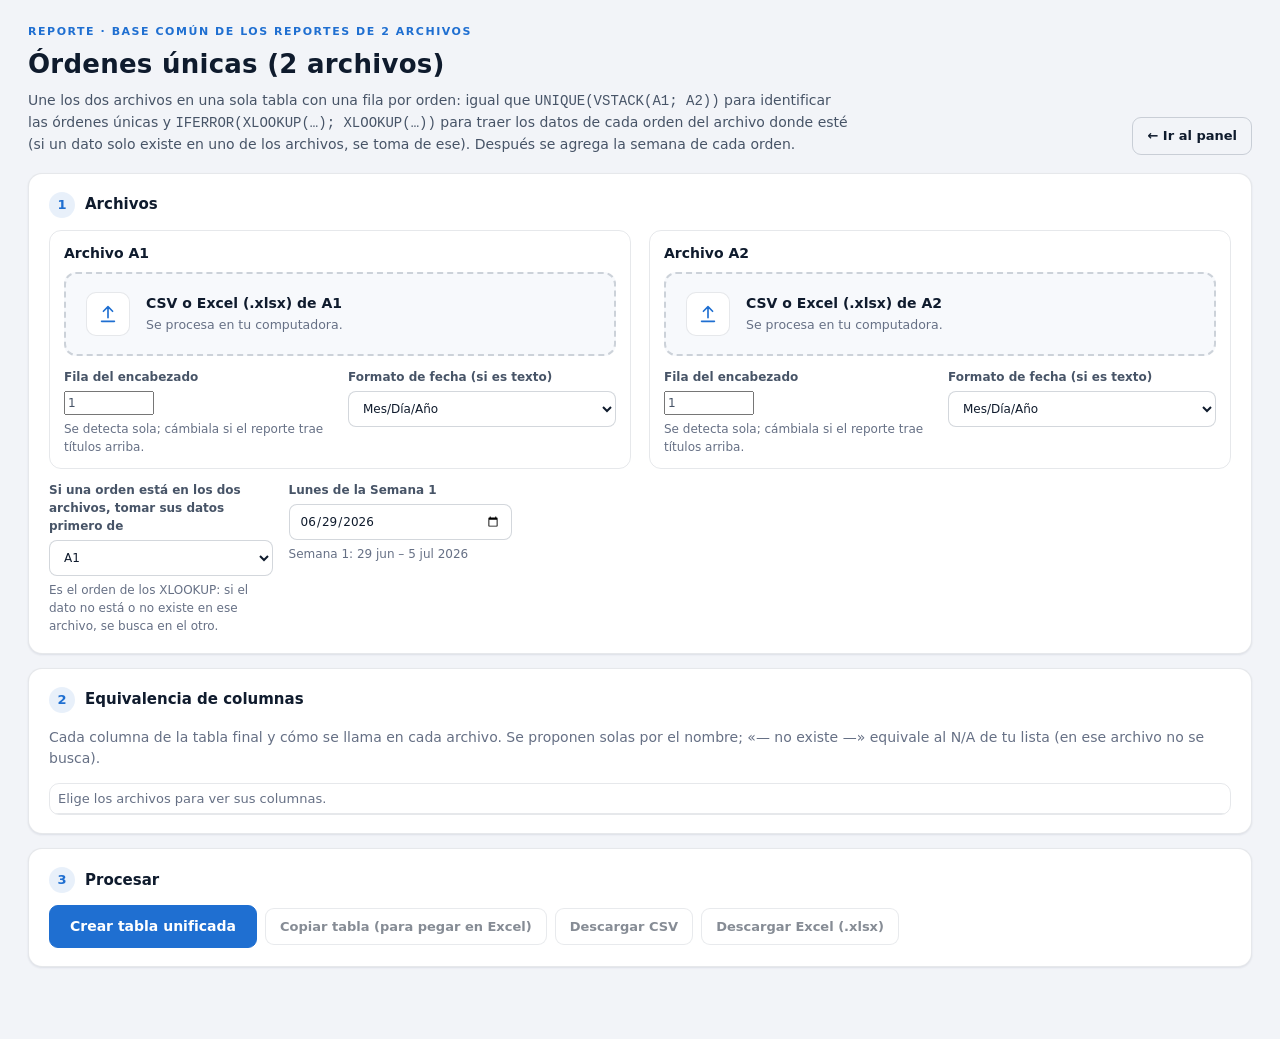
<file: reportes/ordenes-unicas.html>
<!DOCTYPE html>
<html lang="es">
<head>
<meta charset="UTF-8">
<meta http-equiv="Content-Security-Policy" content="default-src 'self'; script-src 'self' 'unsafe-inline'; style-src 'self' 'unsafe-inline'; img-src 'self' data: blob:; font-src 'self'; connect-src 'self'; worker-src 'self'; manifest-src 'self'; frame-src 'self'; object-src 'none'; base-uri 'self'; form-action 'none'">
<meta name="viewport" content="width=device-width, initial-scale=1">
<title>Órdenes únicas · 2 archivos · Report Hub</title>
<link rel="icon" href="../icons/favicon.svg" type="image/svg+xml">
<link rel="stylesheet" href="reporte.css">
<script>try { var t = JSON.parse(localStorage.getItem('rh-tema') || '"auto"'); if (t === 'light' || t === 'dark') document.documentElement.setAttribute('data-theme', t); } catch (e) {}</script>
<style>
  .u-wrap table { font-size: 12.5px; }
  .u-wrap th, .u-wrap td { white-space: nowrap; padding: 4px 8px; text-align: left; }
  .u-wrap td.n { text-align: right; }
  .map-tabla select { min-width: 190px; }
</style>
</head>
<body>
<div class="rp">
  <header class="rp-head">
    <div>
      <div class="eyebrow">Reporte · base común de los reportes de 2 archivos</div>
      <h1>Órdenes únicas (2 archivos)</h1>
      <p>Une los dos archivos en una sola tabla con una fila por orden: igual que <code>UNIQUE(VSTACK(A1; A2))</code> para identificar las órdenes únicas y <code>IFERROR(XLOOKUP(…); XLOOKUP(…))</code> para traer los datos de cada orden del archivo donde esté (si un dato solo existe en uno de los archivos, se toma de ese). Después se agrega la semana de cada orden.</p>
    </div>
    <a class="btn ghost solo-suelto" href="../index.html">← Ir al panel</a>
  </header>

  <section class="card">
    <h2 class="step-h"><span class="step-n">1</span> Archivos</h2>
    <div class="dos-col" id="cfgArchivos"></div>
    <div class="form-grid">
      <label class="fld">Si una orden está en los dos archivos, tomar sus datos primero de
        <select id="pref"><option value="1">A1</option><option value="2">A2</option></select>
        <span class="hint">Es el orden de los XLOOKUP: si el dato no está o no existe en ese archivo, se busca en el otro.</span></label>
      <label class="fld">Lunes de la Semana 1 <input type="date" id="inicio" value="2026-06-29"><span class="hint" id="inicioInfo"></span></label>
    </div>
  </section>

  <section class="card" id="cfgCols">
    <h2 class="step-h"><span class="step-n">2</span> Equivalencia de columnas</h2>
    <p class="muted">Cada columna de la tabla final y cómo se llama en cada archivo. Se proponen solas por el nombre; «— no existe —» equivale al N/A de tu lista (en ese archivo no se busca).</p>
    <div class="table-wrap"><table class="tbl-cfg map-tabla" id="mapTabla"></table></div>
  </section>

  <section class="card">
    <h2 class="step-h"><span class="step-n">3</span> Procesar</h2>
    <div class="actions">
      <button id="go" class="btn primary lg" type="button">Crear tabla unificada</button>
      <button id="copiar" class="btn" type="button" disabled>Copiar tabla (para pegar en Excel)</button>
      <button id="csv" class="btn" type="button" disabled>Descargar CSV</button>
      <button id="excel" class="btn" type="button" disabled>Descargar Excel (.xlsx)</button>
    </div>
    <div class="progress" id="progreso" hidden><div></div></div>
    <div id="estado"></div>
    <div id="aviso" class="aviso" hidden></div>
    <div id="usado" class="usado"></div>
  </section>

  <section class="card" id="resultados" hidden>
    <p class="concilia" id="concilia"></p>
    <div id="salida" class="table-wrap u-wrap"></div>
  </section>

  <section class="card" id="totalesCard" hidden>
    <h2 class="step-h"><span class="step-n">Σ</span> Totales de la tabla unificada (para comprobar contra tu hoja)</h2>
    <div class="table-wrap"><table class="tbl-cfg" id="totTabla"></table></div>
  </section>

  <section class="card" id="repCard" hidden>
    <h2 class="step-h"><span class="step-n">4</span> Reportes por semana</h2>
    <p class="muted">Se calculan con la tabla de arriba. El tipo (REP TYPE) se agrupa en <strong>COLL</strong> si es C, COLL o contiene COLLEGE; todo lo demás es <strong>GREG</strong>. Cada reporte trae cantidades (suma) y órdenes (conteo).</p>
    <div class="actions" id="repSel">
      <label class="check"><input type="radio" name="rep" value="gowns" checked> GOWNS</label>
      <label class="check"><input type="radio" name="rep" value="to"> TASSELS ONLY</label>
      <label class="check"><input type="radio" name="rep" value="hs"> HOMESHIP</label>
    </div>
    <label class="check" id="wrapCeros" hidden><input type="checkbox" id="incluirCeros" checked> Contar como Tassels Only también las órdenes con todo en 0 (como el filtro manual: GOWNS, STOLES, CORDS, CAPS y HOODS en 0)</label>
    <label class="fld" style="max-width:360px">Palabra de HOMESHIP en SO TYPE <input id="palabraHS" value="HOMESHIP"></label>
    <p class="concilia" id="repResumen"></p>
    <div id="repSalida" class="table-wrap u-wrap"></div>
    <div class="actions">
      <button id="repCopiar" class="btn" type="button">Copiar este reporte (para pegar en Excel)</button>
      <button id="repExcel" class="btn" type="button">Descargar Excel con los 3 reportes y la tabla</button>
    </div>
  </section>

  <section class="card" id="auditoriaCard" hidden>
    <h2 class="step-h"><span class="step-n">✓</span> Auditoría</h2>
    <div class="table-wrap"><table class="tbl-cfg" id="audConteos"></table></div>
  </section>
</div>

<script src="../js/core/util.js"></script>
<script src="../js/core/zip.js"></script>
<script src="../js/core/xlsx.js"></script>
<script src="../js/core/store.js"></script>
<script src="../js/core/excel-filas.js"></script>
<script src="../js/core/csv.js"></script>
<script src="../js/registry.js"></script>
<script src="../js/puente.js"></script>
<script>
const $ = id => document.getElementById(id);
const esc = RH.util.esc;
const NOMBRE_ARCH = { 1: 'A1', 2: 'A2' };
const SALIDA = ['WEEKS', 'ORDER NUMBER', 'ENTERED', 'REP TYPE', 'GOWNS', 'SO TYPE', 'TASSELS', 'MASCOT MEDALS', 'STOLES', 'CORDS', 'HOODS', 'CAPS'];
const PRODUCTOS = new Set(['GOWNS', 'TASSELS', 'MASCOT MEDALS', 'STOLES', 'CORDS', 'HOODS', 'CAPS']);
// columnas de la tabla que se buscan en los archivos (WEEKS se calcula) y los nombres con que suelen venir
const CAMPOS = [
  { k: 'ORDER NUMBER', alias: [/^ORACLE ORDER NUMBER$/, /^ORDER (NUMBER|NUM|NO|ID)$/, /^(ORDER|ORDEN|PEDIDO|FOLIO)$/, /ORDER.*(NUMBER|NUM|NO\b|ID\b)|ORDEN|PEDIDO|FOLIO/] },
  { k: 'ENTERED', alias: [/^ENTERED$/, /^ENTERED( DATE)?$/, /^IMPORTED( DATE)?$/, /ENTERED|IMPORT|ORDER DATE|FECHA/] },
  { k: 'REP TYPE', alias: [/^CUSTOMER CLASSIFICATION$/, /^REP TYPE$/, /^ASSIGNMENT TYPE$/, /CLASSIFICATION|REP.?TYPE|ASSIGNMENT/] },
  { k: 'GOWNS', alias: [/^GOWN ASSEMBLY$/, /^GOWNS?$/, /^GOWNS? QTY$/, /\bGOWN/] },
  { k: 'SO TYPE', alias: [/^SERVICE ORDER TYPE$/, /^SO TYPE$/, /SERVICE.*TYPE|SO.?TYPE/] },
  { k: 'TASSELS', alias: [/^TASSEL ASSEMBLY$/, /^TASSELS?$/, /^TASSELS? QTY$/, /\bTASSEL/] },
  { k: 'MASCOT MEDALS', alias: [/^MASCOT MEDALS?( ASSEMBLY| QTY)?$/, /MASCOT/] },
  { k: 'STOLES', alias: [/^STOLE ASSEMBLY$/, /^STOLES?$/, /^STOLES? QTY$/, /\bSTOLE/] },
  { k: 'CORDS', alias: [/^CORDS?( ASSEMBLY| QTY)?$/, /\bCORD/] },
  { k: 'HOODS', alias: [/^HOOD ASSEMBLY$/, /^HOODS?$/, /^HOODS? QTY$/, /\bHOOD/] },
  { k: 'CAPS', alias: [/^CAP ASSEMBLY$/, /^CAPS?$/, /^CAPS? QTY$/, /\bCAPS?\b/] }
];
const enc = { 1: [], 2: [] };
const eleccion = { 1: {}, 2: {} };      // campo → nombre de columna elegido en cada archivo
let filas = [], tsvCache = null, procesando = false, cambioDurante = false;

function normId(v) {
  const t = String(v == null ? '' : v).trim().replace(/,/g, '');
  if (t === '') return '';
  const n = Number(t);
  return isFinite(n) ? String(n) : t.toUpperCase();
}

// ---------- tarjetas de archivo
function armarArchivos() {
  $('cfgArchivos').innerHTML = [1, 2].map(n => `
    <div class="arch">
      <h3 class="arch-t">Archivo ${NOMBRE_ARCH[n]}</h3>
      <label class="drop" id="zona${n}">
        <span class="drop-ico" aria-hidden="true"><svg viewBox="0 0 24 24" width="22" height="22"><path d="M12 16V4M7 9l5-5 5 5M5 20h14" fill="none" stroke="currentColor" stroke-width="1.8" stroke-linecap="round" stroke-linejoin="round"/></svg></span>
        <span><strong>CSV o Excel (.xlsx) de ${NOMBRE_ARCH[n]}</strong><small id="archivoInfo${n}">Se procesa en tu computadora.</small></span>
        <input type="file" id="archivo${n}" accept=".csv,.xlsx,.xlsm,text/csv,application/vnd.openxmlformats-officedocument.spreadsheetml.sheet">
      </label>
      <label class="fld fld-hoja" id="hojaWrap${n}" hidden>Hoja del libro <select id="hoja${n}"></select></label>
      <div class="form-grid">
        <label class="fld">Fila del encabezado <input type="number" min="1" id="filaEnc${n}" value="1" style="width:90px"><span class="hint">Se detecta sola; cámbiala si el reporte trae títulos arriba.</span></label>
        <label class="fld">Formato de fecha (si es texto)
          <select id="fmt${n}"><option value="MDY">Mes/Día/Año</option><option value="DMY">Día/Mes/Año</option></select></label>
      </div>
    </div>`).join('');
  [1, 2].forEach(n => {
    RH.puente.zonaArchivo($('zona' + n), $('archivo' + n), $('archivoInfo' + n));
    $('archivo' + n).addEventListener('change', () => alElegirArchivo(n));
    $('hoja' + n).addEventListener('change', () => alElegirArchivo(n));
    $('filaEnc' + n).addEventListener('change', () => alElegirArchivo(n));
  });
}

function adivinar(cols, campo) {
  for (const re of campo.alias) { const hit = cols.find(c => re.test(c)); if (hit) return hit; }
  return '';
}

async function alElegirArchivo(n) {
  const f = $('archivo' + n).files[0];
  $('hojaWrap' + n).hidden = true;
  if (!f) { enc[n] = []; pintarMapa(); return; }
  try {
    enc[n] = await RH.puente.cargarEncabezados(f, $('hoja' + n), $('hojaWrap' + n), $('filaEnc' + n));
    CAMPOS.forEach(c => {
      const previa = eleccion[n][c.k];
      eleccion[n][c.k] = previa !== undefined && (previa === '' || enc[n].includes(previa)) ? previa : adivinar(enc[n], c);
    });
    $('estado').textContent = '';
    pintarMapa();
  } catch (e) {
    $('estado').textContent = 'No pude leer el encabezado de ' + NOMBRE_ARCH[n] + ': ' + e.message;
  }
}

function pintarMapa() {
  const t = $('mapTabla');
  if (!enc[1].length && !enc[2].length) { t.innerHTML = '<tr><td class="muted">Elige los archivos para ver sus columnas.</td></tr>'; return; }
  const opciones = n => '<option value="">— no existe —</option>' + enc[n].map(c => '<option value="' + esc(c) + '">' + esc(c) + '</option>').join('');
  t.innerHTML = '<tr><th>Columna de la tabla</th><th>En A1</th><th>En A2</th></tr>' +
    '<tr><td><strong>WEEKS</strong></td><td colspan="2" class="muted">Se calcula con la fecha ENTERED y el lunes de la semana 1 («N/A» si es anterior).</td></tr>' +
    CAMPOS.map(c => '<tr><td><strong>' + c.k + '</strong></td>' +
      [1, 2].map(n => '<td><select data-n="' + n + '" data-k="' + c.k + '">' + opciones(n) + '</select></td>').join('') + '</tr>').join('');
  t.querySelectorAll('select').forEach(s => { s.value = eleccion[+s.dataset.n][s.dataset.k] || ''; });
}
$('mapTabla').addEventListener('change', ev => { const s = ev.target.closest('select[data-k]'); if (s) eleccion[+s.dataset.n][s.dataset.k] = s.value; });

// ---------- procesar
async function procesar() {
  procesando = true; cambioDurante = false;
  try { await procesarArchivos(); } finally { procesando = false; }
}

async function procesarArchivos() {
  const archivos = [1, 2].map(n => ({ n, file: $('archivo' + n).files[0], fmt: $('fmt' + n).value, filaEnc: Math.max(1, Math.floor(+$('filaEnc' + n).value) || 1) - 1, hoja: null, col: eleccion[n] }));
  if (archivos.some(a => !a.file)) { $('estado').textContent = 'Elige los dos archivos (A1 y A2).'; return; }
  if (archivos.some(a => !a.col['ORDER NUMBER'])) { $('estado').textContent = 'Elige la columna ORDER NUMBER en los dos archivos.'; return; }
  const inicio = Date.parse($('inicio').value);
  if (!(inicio > 0)) { $('estado').textContent = 'Escribe el lunes de la semana 1.'; return; }
  archivos.forEach(a => { a.hoja = RH.puente.esExcel(a.file) ? $('hoja' + a.n).value : null; });

  filas = []; tsvCache = null;
  $('go').disabled = true; $('progreso').hidden = false; $('aviso').hidden = true; $('usado').textContent = '';
  $('resultados').hidden = true; $('auditoriaCard').hidden = true;
  ['copiar', 'csv', 'excel'].forEach(id => { $(id).disabled = true; });

  const campos = CAMPOS.map(c => c.k).filter(k => k !== 'ORDER NUMBER');
  const datosDe = { 1: new Map(), 2: new Map() };      // id → valores de los campos (la primera aparición en cada archivo, como XLOOKUP)
  const orden = [];                                    // ids únicos en el orden de VSTACK(A1; A2)
  const vistos = new Set();
  const est = { 1: { filas: 0, sinId: 0, dup: 0, ids: 0 }, 2: { filas: 0, sinId: 0, dup: 0, ids: 0 } };
  const idxDe = { 1: {}, 2: {} };
  let avisoExcel = null;
  try {
    for (const a of archivos) {
      const n = a.n, e = est[n], ix = idxDe[n];
      const r = await RH.csv.leer(a.file, {
        hoja: a.hoja, columnasFecha: [a.col['ENTERED']].filter(Boolean), filaEncabezado: a.filaEnc,
        alEncabezado(h) {
          ix.id = h.indexOf(a.col['ORDER NUMBER']);
          if (ix.id < 0) throw new Error('En ' + NOMBRE_ARCH[n] + ' no encontré la columna ' + a.col['ORDER NUMBER'] + '.');
          campos.forEach(k => { const c = a.col[k]; ix[k] = c ? h.indexOf(c) : -1; if (c && ix[k] < 0) throw new Error('En ' + NOMBRE_ARCH[n] + ' no encontré la columna ' + c + '.'); });
        },
        alFila(row) {
          e.filas++;
          const id = normId(row[ix.id]);
          if (id === '') { e.sinId++; return; }
          if (datosDe[n].has(id)) { e.dup++; return; }          // XLOOKUP devuelve la primera coincidencia
          e.ids++;
          datosDe[n].set(id, campos.map(k => ix[k] >= 0 ? row[ix[k]] : undefined));
          if (!vistos.has(id)) { vistos.add(id); orden.push(id); }
        },
        alProgreso(leidos, total) {
          $('estado').textContent = 'Leyendo ' + NOMBRE_ARCH[n] + '… ' + Math.round(total ? leidos / total * 100 : 100) + ' %';
          $('progreso').firstElementChild.style.width = (total ? Math.min(100, leidos / total * 100) : 100).toFixed(1) + '%';
        }
      });
      if (r.aviso) avisoExcel = (avisoExcel ? avisoExcel + ' ' : '') + NOMBRE_ARCH[n] + ': ' + r.aviso;
    }
  } catch (err) {
    $('estado').textContent = 'Error: ' + err.message;
    $('go').disabled = false; $('progreso').hidden = true;
    return;
  }

  // los XLOOKUP: primero el archivo de prioridad, si no está (o no tiene esa columna) el otro
  const prio = $('pref').value === '2' ? [2, 1] : [1, 2];
  const hayCol = k => archivos.some(a => a.col[k]);
  const ent = campos.indexOf('ENTERED');
  let enAmbos = 0, soloDe = { 1: 0, 2: 0 }, antes = 0, malas = 0, sinFecha = 0;
  for (const id of orden) {
    const en1 = datosDe[1].has(id), en2 = datosDe[2].has(id);
    if (en1 && en2) enAmbos++; else soloDe[en1 ? 1 : 2]++;
    const vals = {}; let origenEntered = prio[0];
    campos.forEach((k, j) => {
      for (const n of prio) {
        const reg = datosDe[n].get(id);
        if (!reg || !archivos[n - 1].col[k]) continue;
        vals[k] = reg[j];
        if (k === 'ENTERED') origenEntered = n;
        return;
      }
    });
    const f = vals['ENTERED'];
    const { semana, motivo } = f === undefined ? { semana: 'N/A', motivo: 'sin-fecha' } : RH.csv.semana(f, inicio, archivos[origenEntered - 1].fmt);
    if (semana === 'N/A') { if (motivo === 'sin-fecha') malas++; else antes++; }
    const fila = [semana === 'N/A' ? 'N/A' : 'Semana ' + semana, id];
    campos.forEach(k => {
      const v = vals[k];
      if (PRODUCTOS.has(k)) fila.push(v === undefined ? (hayCol(k) ? 0 : '') : (String(v).trim() === '' ? 0 : (isFinite(RH.csv.num(v)) && /^[-+]?[\d,]*\.?\d+$/.test(String(v).trim()) ? RH.csv.num(v) : String(v).trim())));
      else fila.push(v === undefined ? '' : String(v).trim());
    });
    filas.push(fila);
  }
  void ent; void sinFecha;

  const nombres = archivos.map(a => a.file.name).join(' + ');
  $('estado').textContent = 'Listo. Órdenes únicas: ' + filas.length.toLocaleString() + ' (A1 ' + est[1].ids.toLocaleString() + ' + A2 ' + est[2].ids.toLocaleString() + ' − en los dos ' + enAmbos.toLocaleString() + ')';
  $('go').disabled = false; $('progreso').firstElementChild.style.width = '100%';
  $('usado').textContent = 'Calculado con: Lunes de la Semana 1 = ' + $('inicio').value + ' · ' + nombres + ' · datos primero de ' + NOMBRE_ARCH[prio[0]];
  pintar(); pintarAuditoria({ est, enAmbos, soloDe, antes, malas });
  if (cambioDurante) { $('aviso').hidden = false; $('aviso').textContent = 'La configuración cambió mientras se procesaba: vuelve a crear la tabla.'; return; }
  const avisos = [];
  if (avisoExcel) avisos.push(avisoExcel);
  [1, 2].forEach(n => { if (est[n].sinId) avisos.push(est[n].sinId.toLocaleString() + ' fila(s) de ' + NOMBRE_ARCH[n] + ' sin número de orden quedaron fuera (UNIQUE + XLOOKUP no las puede identificar).'); });
  if (!enAmbos) avisos.push('Ninguna orden aparece en los dos archivos: revisa que ORDER NUMBER sea la columna correcta en cada uno.');
  if (antes + malas > filas.length * 0.3) avisos.push('Más del 30 % de las órdenes quedó en N/A: ¿el lunes de la semana 1 corresponde a estos archivos?');
  if (!filas.length) avisos.push('No quedó ninguna orden: revisa la fila del encabezado y la columna ORDER NUMBER.');
  $('aviso').hidden = !avisos.length;
  $('aviso').textContent = avisos.length ? '⚠ ' + avisos.join(' ') : '';
}

// ---------- tabla en pantalla y exportaciones
const MAX_VISTA = 500;
function pintar() {
  $('concilia').textContent = filas.length.toLocaleString() + ' órdenes únicas' + (filas.length > MAX_VISTA ? ' · se muestran las primeras ' + MAX_VISTA + '; copiar y descargar incluyen todas' : '');
  $('salida').innerHTML = '<table><tr>' + SALIDA.map(h => '<th>' + esc(h) + '</th>').join('') + '</tr>' +
    filas.slice(0, MAX_VISTA).map(f => '<tr>' + f.map((c, i) => '<td' + (typeof c === 'number' ? ' class="n"' : '') + '>' + esc(c) + '</td>').join('') + '</tr>').join('') + '</table>';
  $('resultados').hidden = false;
  pintarTotales(); pintarReportes();
  ['copiar', 'csv', 'excel'].forEach(id => { $(id).disabled = !filas.length; });
}
const tsv = () => (tsvCache = tsvCache || [SALIDA, ...filas].map(l => l.join('\t')).join('\n'));
const csvCelda = v => { const t = String(v == null ? '' : v); return /[",\n;]/.test(t) ? '"' + t.replace(/"/g, '""') + '"' : t; };
$('copiar').onclick = async () => { await RH.util.copiarTexto(tsv()); RH.util.toast('Tabla copiada (' + filas.length.toLocaleString() + ' filas).', { tipo: 'ok' }); };
$('csv').onclick = () => {
  const txt = '﻿' + [SALIDA, ...filas].map(l => l.map(csvCelda).join(',')).join('\r\n');
  RH.util.descargar(new Blob([txt], { type: 'text/csv;charset=utf-8' }), 'ordenes_unicas.csv');
};
$('excel').onclick = async () => {
  const wb = RH.xlsx.libro({ titulo: 'Órdenes únicas' });
  const h = wb.hoja('Órdenes únicas');
  h.fila(SALIDA, { estilo: 'header' });
  filas.forEach(f => h.fila(f, { estilos: f.map(c => typeof c === 'number' ? 'int' : 'texto') }));
  h.ancho([12, 16, 18, 22, 10, 22, 10, 14, 10, 10, 10, 10]);
  h.congelar(1, 0);
  RH.util.descargar(await wb.blob(), 'ordenes_unicas.xlsx');
  RH.util.toast('Excel descargado.', { tipo: 'ok' });
};

function pintarAuditoria(A) {
  const f = n => n.toLocaleString();
  const { est } = A;
  const filasA = [
    ['Filas leídas (A1 / A2)', f(est[1].filas) + ' / ' + f(est[2].filas)],
    ['Filas sin número de orden (excluidas)', f(est[1].sinId) + ' / ' + f(est[2].sinId)],
    ['Repetidas dentro del mismo archivo (se usa la primera)', f(est[1].dup) + ' / ' + f(est[2].dup)],
    ['Números de orden distintos (A1 / A2)', f(est[1].ids) + ' / ' + f(est[2].ids)],
    ['Órdenes que están en los dos archivos', f(A.enAmbos)],
    ['Solo en A1 / solo en A2', f(A.soloDe[1]) + ' / ' + f(A.soloDe[2])],
    ['Órdenes únicas (= filas de UNIQUE(VSTACK(A1; A2)))', f(filas.length)],
    ['Semana «N/A» (anteriores al inicio / sin fecha válida)', f(A.antes) + ' / ' + f(A.malas)]
  ];
  $('audConteos').innerHTML = filasA.map(r => '<tr><td>' + esc(r[0]) + '</td><td class="num"><strong>' + esc(r[1]) + '</strong></td></tr>').join('');
  $('auditoriaCard').hidden = false;
}

// ======================= reportes por semana =======================
const NUM = v => { const n = typeof v === 'number' ? v : parseFloat(String(v).replace(/,/g, '')); return isFinite(n) ? n : 0; };
// COLL si es C o COLL o contiene COLLEGE en cualquier parte; todo lo demás es GREG
const tipoDe = t => { const x = String(t == null ? '' : t).trim().toUpperCase(); return x === 'C' || x === 'COLL' || x.includes('COLLEGE') ? 'COLL' : 'GREG'; };
const TIPOS = ['COLL', 'GREG'];
const IX = { weeks: 0, id: 1, ent: 2, rep: 3, gowns: 4, so: 5, tassels: 6, mascot: 7, stoles: 8, cords: 9, hoods: 10, caps: 11 };
const METRICAS = {
  gowns: [['q', 'Cantidad GOWNS'], ['o', 'Órdenes con GOWNS']],
  to: [['o', 'Órdenes Tassels Only'], ['q', 'Cantidad (TASSELS + MASCOT MEDALS)']],
  hs: [['hso', 'Órdenes HOMESHIP'], ['too', 'Órdenes Tassels Only dentro'], ['reo', 'Órdenes Resta (HOMESHIP − Tassels Only)'],
       ['hsq', 'Cantidad HOMESHIP (todos los productos)'], ['toq', 'Cantidad Tassels Only dentro'], ['req', 'Cantidad Resta']]
};
const TITULOS = { gowns: 'GOWNS por semana', to: 'TASSELS ONLY por semana', hs: 'HOMESHIP menos Tassels Only por semana' };
let repActual = null;

function calcularReportes() {
  const inicio = Date.parse($('inicio').value), PAL = $('palabraHS').value.trim().toUpperCase();
  const ceros = $('incluirCeros').checked;
  const acc = new Map();         // semana ('N/A' | número) → tipo → {gq, go, too, toq, hso, hsq, tzero ...}
  let maxSem = 0;
  const tot = { ordenes: 0, tassel: 0, ceros: 0 };
  for (const f of filas) {
    const w = f[IX.weeks] === 'N/A' ? 'N/A' : +String(f[IX.weeks]).replace('Semana ', '');
    if (w !== 'N/A' && w > maxSem) maxSem = w;
    const t = tipoDe(f[IX.rep]);
    const g = NUM(f[IX.gowns]), ta = NUM(f[IX.tassels]), m = NUM(f[IX.mascot]), st = NUM(f[IX.stoles]), co = NUM(f[IX.cords]), ho = NUM(f[IX.hoods]), ca = NUM(f[IX.caps]);
    if (!acc.has(w)) acc.set(w, { COLL: {}, GREG: {} });
    const a = acc.get(w)[t];
    const add = (k, v) => { a[k] = (a[k] || 0) + v; };
    add('go', g > 0 ? 1 : 0); add('gq', g);
    // Tassels Only: GOWNS, STOLES, CORDS, CAPS y HOODS en 0; TASSELS y MASCOT MEDALS intactas
    const otrosCero = g === 0 && st === 0 && co === 0 && ca === 0 && ho === 0;
    const soloT = otrosCero && (ta + m > 0), todoCero = otrosCero && ta + m === 0;
    const esTO = soloT || (ceros && todoCero);
    tot.ordenes++; if (soloT) tot.tassel++; if (todoCero) tot.ceros++;
    if (esTO) { add('o', 1); add('q', ta + m); }
    if (String(f[IX.so]).toUpperCase().includes(PAL)) {
      const piezas = g + ta + m + st + co + ho + ca;
      add('hso', 1); add('hsq', piezas);
      if (esTO) { add('too', 1); add('toq', ta + m); }
    }
  }
  const ult = Math.max(52, maxSem);
  const semanas = ['N/A', ...Array.from({ length: ult }, (_, i) => i + 1)];
  const val = (w, t, k) => { const a = acc.get(w); return a ? ((a[t] || {})[k] || 0) : 0; };
  const mapaK = { q: 'gq', o: 'go' };
  const out = {};
  for (const r of ['gowns', 'to', 'hs']) {
    const cols = METRICAS[r];
    const dato = (w, t, k) => {
      if (r === 'gowns') return val(w, t, mapaK[k]);
      if (r === 'to') return val(w, t, k);
      if (k === 'reo') return val(w, t, 'hso') - val(w, t, 'too');
      if (k === 'req') return val(w, t, 'hsq') - val(w, t, 'toq');
      return val(w, t, k);
    };
    const enc = ['Semana', 'Inicio (lunes)'];
    cols.forEach(([, nm]) => { TIPOS.forEach(t => enc.push(t + ' · ' + nm)); enc.push('Total · ' + nm); });
    const lineas = [enc], acum = new Array(enc.length - 2).fill(0);
    for (const w of semanas) {
      const fila = [w === 'N/A' ? 'N/A' : 'Semana ' + w, w === 'N/A' ? '-' : new Date(inicio + (w - 1) * 7 * 86400000).toISOString().slice(0, 10)];
      let c = 0;
      cols.forEach(([k]) => {
        const v = TIPOS.map(t => dato(w, t, k));
        const todo = v.concat([v[0] + v[1]]);
        todo.forEach(x => { fila.push(x); acum[c++] += x; });
      });
      lineas.push(fila);
    }
    lineas.push(['TOTAL', '', ...acum]);
    out[r] = lineas;
  }
  return { out, tot, ceros };
}

function pintarReportes() {
  if (!filas.length) { $('repCard').hidden = true; return; }
  repActual = calcularReportes();
  const r = document.querySelector('input[name="rep"]:checked').value;
  $('wrapCeros').hidden = r === 'gowns';
  const lineas = repActual.out[r], [cab, ...cuerpo] = lineas;
  const { tot, ceros } = repActual;
  $('repResumen').textContent = TITULOS[r] + ' · ' + tot.ordenes.toLocaleString() + ' órdenes en total' +
    (r !== 'gowns' ? ' · Tassels Only (con TASSELS/MASCOT > 0): ' + tot.tassel.toLocaleString() + ' · con todo en 0: ' + tot.ceros.toLocaleString() + (ceros ? ' (incluidas)' : ' (no incluidas)') : '');
  $('repSalida').innerHTML = '<table><tr>' + cab.map(h => '<th>' + esc(h) + '</th>').join('') + '</tr>' +
    cuerpo.map((f, k) => '<tr' + (k === cuerpo.length - 1 ? ' class="tot"' : f[0] === 'N/A' ? ' class="na"' : '') + '>' + f.map((c, i) => '<td' + (i > 1 ? ' class="n"' : '') + '>' + esc(typeof c === 'number' ? c.toLocaleString('en-US') : c) + '</td>').join('') + '</tr>').join('') + '</table>';
  $('repCard').hidden = false;
}

function pintarTotales() {
  const prods = ['GOWNS', 'TASSELS', 'MASCOT MEDALS', 'STOLES', 'CORDS', 'HOODS', 'CAPS'];
  const sumas = prods.map(p => filas.reduce((s, f) => s + NUM(f[SALIDA.indexOf(p)]), 0));
  const porTipo = { COLL: filas.filter(f => tipoDe(f[IX.rep]) === 'COLL').length };
  porTipo.GREG = filas.length - porTipo.COLL;
  const nCol = f => f.toLocaleString('en-US');
  $('totTabla').innerHTML = '<tr><th>Concepto</th><th>Total</th></tr>' +
    '<tr><td>Órdenes únicas</td><td class="num"><strong>' + nCol(filas.length) + '</strong></td></tr>' +
    '<tr><td>Órdenes COLL / GREG</td><td class="num">' + nCol(porTipo.COLL) + ' / ' + nCol(porTipo.GREG) + '</td></tr>' +
    prods.map((p, i) => '<tr><td>Suma de ' + p + '</td><td class="num"><strong>' + nCol(sumas[i]) + '</strong></td></tr>').join('');
  $('totalesCard').hidden = !filas.length;
}

document.querySelectorAll('input[name="rep"]').forEach(r => r.addEventListener('change', pintarReportes));
$('incluirCeros').addEventListener('change', pintarReportes);
$('palabraHS').addEventListener('input', pintarReportes);
$('repCopiar').onclick = async () => {
  const r = document.querySelector('input[name="rep"]:checked').value;
  await RH.util.copiarTexto(repActual.out[r].map(l => l.join('\t')).join('\n'));
  RH.util.toast('Reporte copiado.', { tipo: 'ok' });
};
$('repExcel').onclick = async () => {
  const wb = RH.xlsx.libro({ titulo: 'Reportes por semana' });
  for (const [r, nombre] of [['gowns', 'GOWNS'], ['to', 'TASSELS ONLY'], ['hs', 'HOMESHIP']]) {
    const h = wb.hoja(nombre), [cab, ...cuerpo] = repActual.out[r];
    h.fila(cab, { estilo: 'header' });
    cuerpo.forEach((f, k) => h.fila(f, { estilos: f.map((c, i) => typeof c === 'number' ? (k === cuerpo.length - 1 ? 'totInt' : 'int') : (k === cuerpo.length - 1 ? 'totTexto' : 'texto')) }));
    h.ancho([12, 14].concat(Array(cab.length - 2).fill(16))); h.congelar(1, 2);
  }
  const h = wb.hoja('Tabla'); h.fila(SALIDA, { estilo: 'header' });
  filas.forEach(f => h.fila(f, { estilos: f.map(c => typeof c === 'number' ? 'int' : 'texto') }));
  h.congelar(1, 0);
  RH.util.descargar(await wb.blob(), 'reportes_por_semana.xlsx');
  RH.util.toast('Excel descargado.', { tipo: 'ok' });
};

armarArchivos();
pintarMapa();
$('go').onclick = procesar;
RH.puente.enlazarTemporada($('inicio'), document.createElement('input'), $('inicioInfo'));
RH.puente.invalidarAlCambiar([$('cfgArchivos'), $('pref'), $('inicio'), $('cfgCols')], () => {
  if (procesando) { cambioDurante = true; return; }
  if (!filas.length) return;
  $('aviso').hidden = false;
  $('aviso').textContent = 'La configuración cambió: pulsa «Crear tabla unificada» otra vez para actualizar la tabla.';
});
</script>
</body>
</html>
</file>
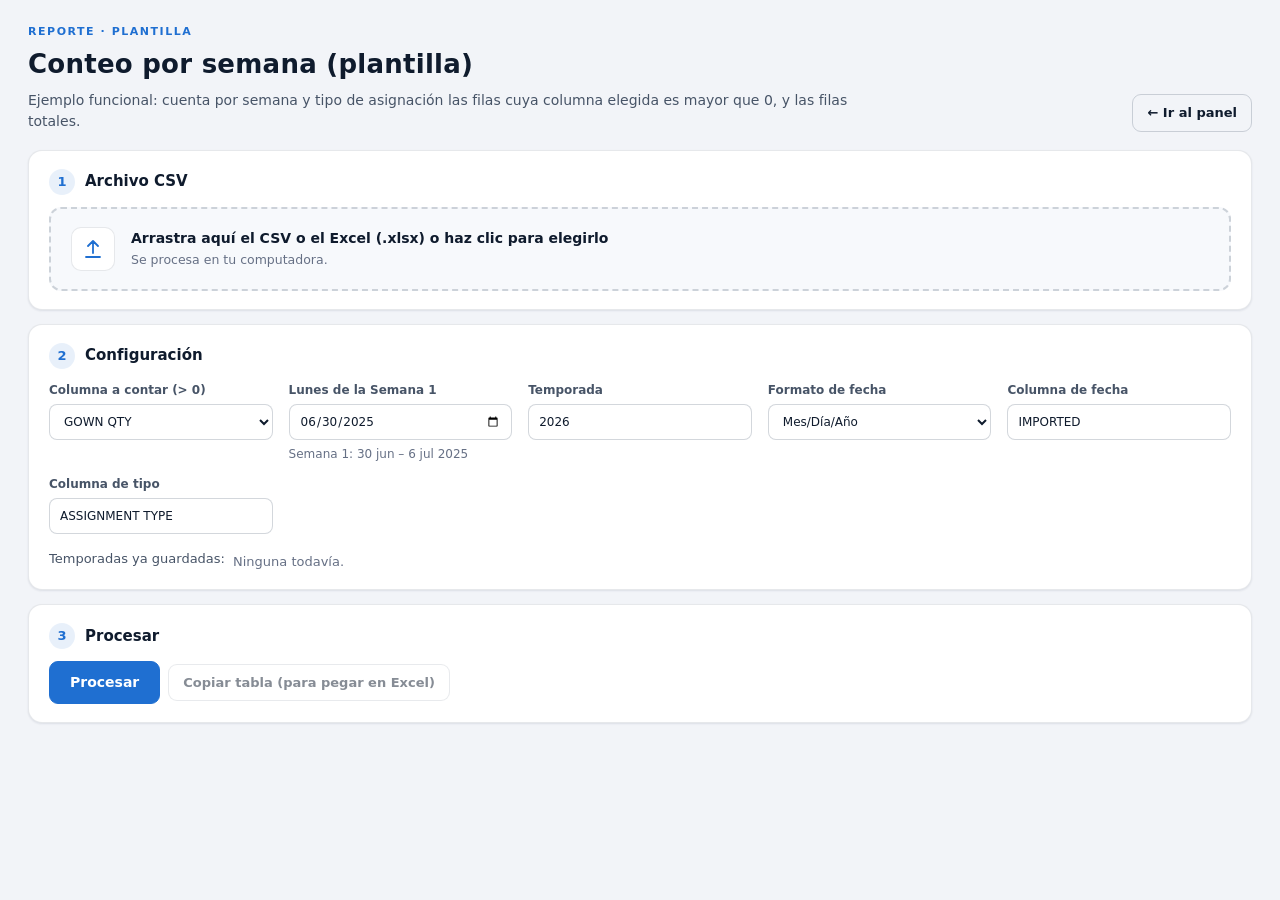
<file: reportes/plantilla.html>
<!DOCTYPE html>
<html lang="es">
<head>
<meta charset="UTF-8">
<meta http-equiv="Content-Security-Policy" content="default-src 'self'; script-src 'self' 'unsafe-inline'; style-src 'self' 'unsafe-inline'; img-src 'self' data: blob:; font-src 'self'; connect-src 'self'; worker-src 'self'; manifest-src 'self'; frame-src 'self'; object-src 'none'; base-uri 'self'; form-action 'none'">
<meta name="viewport" content="width=device-width, initial-scale=1">
<title>Plantilla de reporte · Report Hub</title>
<link rel="icon" href="../icons/favicon.svg" type="image/svg+xml">
<link rel="stylesheet" href="reporte.css">
<script>try { var t = JSON.parse(localStorage.getItem('rh-tema') || '"auto"'); if (t === 'light' || t === 'dark') document.documentElement.setAttribute('data-theme', t); } catch (e) {}</script>
</head>
<body>
<!--
  PLANTILLA PARA UN REPORTE NUEVO
  ───────────────────────────────
  1. Copia este archivo (p. ej. reportes/gowns.html).
  2. Cambia DATASET, CAMPOS y la función contarFila() (sección «EDITA AQUÍ»).
  3. Regístralo en js/registry.js (reportes[] y, si alimenta un tablero, dashboards[]).
  4. Agrega la ruta del archivo a la lista ARCHIVOS de sw.js.
  Ejemplo incluido: cuenta por semana y tipo las filas con una columna > 0.
-->
<div class="rp">
  <header class="rp-head">
    <div>
      <div class="eyebrow">Reporte · plantilla</div>
      <h1>Conteo por semana (plantilla)</h1>
      <p>Ejemplo funcional: cuenta por semana y tipo de asignación las filas cuya columna elegida es mayor que 0, y las filas totales.</p>
    </div>
    <a class="btn ghost solo-suelto" href="../index.html">← Ir al panel</a>
  </header>

  <section class="card">
    <h2 class="step-h"><span class="step-n">1</span> Archivo CSV</h2>
    <label class="drop" id="zona">
      <span class="drop-ico" aria-hidden="true"><svg viewBox="0 0 24 24" width="24" height="24"><path d="M12 16V4M7 9l5-5 5 5M5 20h14" fill="none" stroke="currentColor" stroke-width="1.8" stroke-linecap="round" stroke-linejoin="round"/></svg></span>
      <span><strong>Arrastra aquí el CSV o el Excel (.xlsx) o haz clic para elegirlo</strong><small id="archivoInfo">Se procesa en tu computadora.</small></span>
      <input type="file" id="archivo" accept=".csv,.xlsx,.xlsm,text/csv,application/vnd.openxmlformats-officedocument.spreadsheetml.sheet">
    </label>
    <label class="fld fld-hoja" id="hojaWrap" hidden>Hoja del libro de Excel <select id="hoja"></select></label>
  </section>

  <section class="card">
    <h2 class="step-h"><span class="step-n">2</span> Configuración</h2>
    <div class="form-grid">
      <label class="fld">Columna a contar (&gt; 0) <select id="colValor"><option>GOWN QTY</option></select></label>
      <label class="fld">Lunes de la Semana 1 <input type="date" id="inicio" value="2025-06-30"><span class="hint" id="inicioInfo"></span></label>
      <label class="fld">Temporada <input id="temporada" placeholder="p. ej. 2026"></label>
      <label class="fld">Formato de fecha
        <select id="fmt"><option value="MDY">Mes/Día/Año</option><option value="DMY">Día/Mes/Año</option></select>
      </label>
      <label class="fld">Columna de fecha <input id="colFecha" value="IMPORTED"></label>
      <label class="fld">Columna de tipo <input id="colTipo" value="ASSIGNMENT TYPE"></label>
    </div>
    <div class="inline">Temporadas ya guardadas: <span class="chips" id="temporadas"></span></div>
  </section>

  <section class="card">
    <h2 class="step-h"><span class="step-n">3</span> Procesar</h2>
    <div class="actions">
      <button id="go" class="btn primary lg" type="button">Procesar</button>
      <button id="copiar" class="btn" type="button" disabled>Copiar tabla (para pegar en Excel)</button>
    </div>
    <div class="progress" id="progreso" hidden><div></div></div>
    <div id="estado"></div>
  </section>

  <section class="card save" id="panelGuardar" hidden></section>
  <section class="card" id="resultados" hidden><div id="salida" class="table-wrap"></div></section>
</div>

<script src="../js/core/util.js"></script>
<script src="../js/core/store.js"></script>
<script src="../js/core/excel-filas.js"></script>
<script src="../js/core/csv.js"></script>
<script src="../js/registry.js"></script>
<script src="../js/puente.js"></script>
<script>
const $ = id => document.getElementById(id);

// ═══════════════════════════ EDITA AQUÍ ═══════════════════════════
const DATASET = 'plantilla';            // mismo valor que "dataset" en js/registry.js
const CAMPOS = ['con', 'filas'];         // números que se guardan por semana y tipo
/** Decide qué suma cada fila. idx = índices de columnas; c = objeto de campos de esa semana/tipo */
function contarFila(row, idx, c) {
  c.filas++;
  if (RH.csv.num(row[idx.valor]) > 0) c.con++;
}
// ══════════════════════════════════════════════════════════════════

let datos = new Map(), tipos = new Set(), ultimo = null, tsv = '';
let procesando = false, cambioDurante = false;

async function alElegirArchivo() {
  const f = $('archivo').files[0];
  $('hojaWrap').hidden = true;
  if (!f) return;
  try {
    // Excel: llena el selector de hoja (por defecto la activa del libro) y lee su encabezado
    const cols = RH.puente.esExcel(f)
      ? (await RH.puente.prepararExcel(f, $('hoja'), $('hojaWrap'))).map(c => String(c).replace(/^\uFEFF/, '').trim().toUpperCase())
      : await RH.csv.encabezados(f);
    const sel = $('colValor'), previo = sel.value;
    sel.replaceChildren(...cols.filter(c => c.endsWith(' QTY')).map(c => new Option(c, c)));
    if (cols.includes(previo)) sel.value = previo;
    $('estado').textContent = '';
  } catch (e) {
    $('estado').textContent = 'No pude leer el encabezado: ' + e.message;
  }
}
$('archivo').addEventListener('change', alElegirArchivo);
$('hoja').addEventListener('change', alElegirArchivo);

// si la configuración cambia MIENTRAS se procesa, el resultado no se puede guardar
async function procesar() {
  procesando = true; cambioDurante = false;
  try { await procesarArchivo(); } finally { procesando = false; }
}

async function procesarArchivo() {
  const file = $('archivo').files[0];
  if (!file) { alert('Selecciona el archivo CSV'); return; }
  const fmt = $('fmt').value, inicio = Date.parse($('inicio').value), inicioIso = $('inicio').value;
  const nombres = { fecha: $('colFecha').value.trim().toUpperCase(), tipo: $('colTipo').value.trim().toUpperCase(), valor: $('colValor').value.trim().toUpperCase() };
  const idx = {};
  datos = new Map(); tipos = new Set(); ultimo = null;
  $('go').disabled = true; $('progreso').hidden = false; guardarUI.ocultar();
  try {
    const hoja = RH.puente.esExcel(file) ? $('hoja').value : null;
    const r = await RH.csv.leer(file, {
      hoja, columnasFecha: [nombres.fecha],
      alEncabezado(h) {
        for (const [k, n] of Object.entries(nombres)) { idx[k] = h.indexOf(n); if (idx[k] < 0) throw new Error('No encontré la columna ' + n); }
      },
      alFila(row) {
        const { semana } = RH.csv.semana(row[idx.fecha], inicio, fmt);
        const tipo = (row[idx.tipo] || '').trim().toUpperCase() || '(VACÍO)';
        tipos.add(tipo);
        if (!datos.has(semana)) datos.set(semana, new Map());
        const mt = datos.get(semana);
        if (!mt.has(tipo)) { const c = {}; CAMPOS.forEach(k => c[k] = 0); mt.set(tipo, c); }
        contarFila(row, idx, mt.get(tipo));
      },
      alProgreso(leidos, total, filas) {
        $('estado').textContent = 'Procesando... ' + (leidos / 1048576).toFixed(0) + ' MB de ' + (total / 1048576).toFixed(0) + ' MB (' + filas.toLocaleString() + ' filas)';
        $('progreso').firstElementChild.style.width = (total ? leidos / total * 100 : 100) + '%';
      }
    });
    pintar();
    $('estado').textContent = 'Listo. Filas leídas: ' + r.filas.toLocaleString();
    if (cambioDurante) throw new Error('La configuración cambió mientras se procesaba: pulsa «Procesar» otra vez.');
    ultimo = { datos, inicioIso, archivo: RH.puente.metaArchivo(file, hoja), filas: r.filas, config: { fmt, columnas: nombres } };
    const avisos = RH.puente.avisosResultado({ base: r.filas, antesDeInicio: (datos.get('N/A') ? [...datos.get('N/A').values()].reduce((a, c) => a + c.filas, 0) : 0), fechasMalas: 0, maxSemana: Math.max(0, ...[...datos.keys()].filter(k => k !== 'N/A')) });
    if (avisos.length) RH.util.toast(avisos.join(' '), { tipo: 'warn', ms: 9000 });
    guardarUI.mostrar('Temporada ' + ($('temporada').value || '(sin etiqueta)') + ' · ' + r.filas.toLocaleString() + ' filas · ' + tipos.size + ' tipos.');
  } catch (e) { $('estado').textContent = 'Error: ' + e.message; }
  $('go').disabled = false;
}

function pintar() {
  const lista = [...tipos].sort();
  const semanas = [...datos.keys()].filter(k => k !== 'N/A').sort((a, b) => a - b);
  const enc = ['Semana', ...lista.flatMap(t => CAMPOS.map(c => t + ' ' + c))];
  const filas = semanas.map(w => ['Semana ' + w, ...lista.flatMap(t => CAMPOS.map(c => ((datos.get(w).get(t) || {})[c]) || 0))]);
  tsv = [enc, ...filas].map(l => l.join('\t')).join('\n');
  const esc = RH.util.esc;
  $('salida').innerHTML = '<table><tr>' + enc.map(h => '<th>' + esc(h) + '</th>').join('') + '</tr>' +
    filas.map(f => '<tr>' + f.map(c => '<td>' + esc(c) + '</td>').join('') + '</tr>').join('') + '</table>';
  $('resultados').hidden = false;
  $('copiar').disabled = false;
}

const guardarUI = RH.puente.panelGuardar({
  contenedor: $('panelGuardar'),
  dataset: DATASET,
  construir() {
    if (!ultimo) throw new Error('Primero procesa un archivo.');
    return Object.assign(RH.puente.desdeMapa(ultimo.datos, CAMPOS), {
      dataset: DATASET, season: $('temporada').value.trim(), week1: ultimo.inicioIso,
      meta: { reporte: DATASET, archivo: ultimo.archivo, filas: ultimo.filas, config: ultimo.config }
    });
  }
});

$('go').onclick = procesar;
$('copiar').onclick = async () => { await RH.util.copiarTexto(tsv); RH.util.toast('Tabla copiada.', { tipo: 'ok' }); };
RH.puente.zonaArchivo($('zona'), $('archivo'), $('archivoInfo'));
// si cambia algo que afecta el cálculo después de procesar, el resultado ya no se puede guardar
RH.puente.invalidarAlCambiar([$('archivo'), $('hoja'), $('inicio'), $('fmt'), $('colFecha'), $('colTipo'), $('colValor')], () => {
  if (procesando) { cambioDurante = true; return; }
  if (!ultimo) return;
  ultimo = null;
  guardarUI.ocultar();
  $('estado').textContent = 'La configuración cambió: pulsa «Procesar» otra vez antes de guardar en el dashboard.';
});
RH.puente.enlazarTemporada($('inicio'), $('temporada'), $('inicioInfo'));
RH.puente.actualizarTemporadas({ dataset: DATASET, chips: $('temporadas'), temporadaInput: $('temporada'), inicioInput: $('inicio') });
</script>
</body>
</html>
</file>
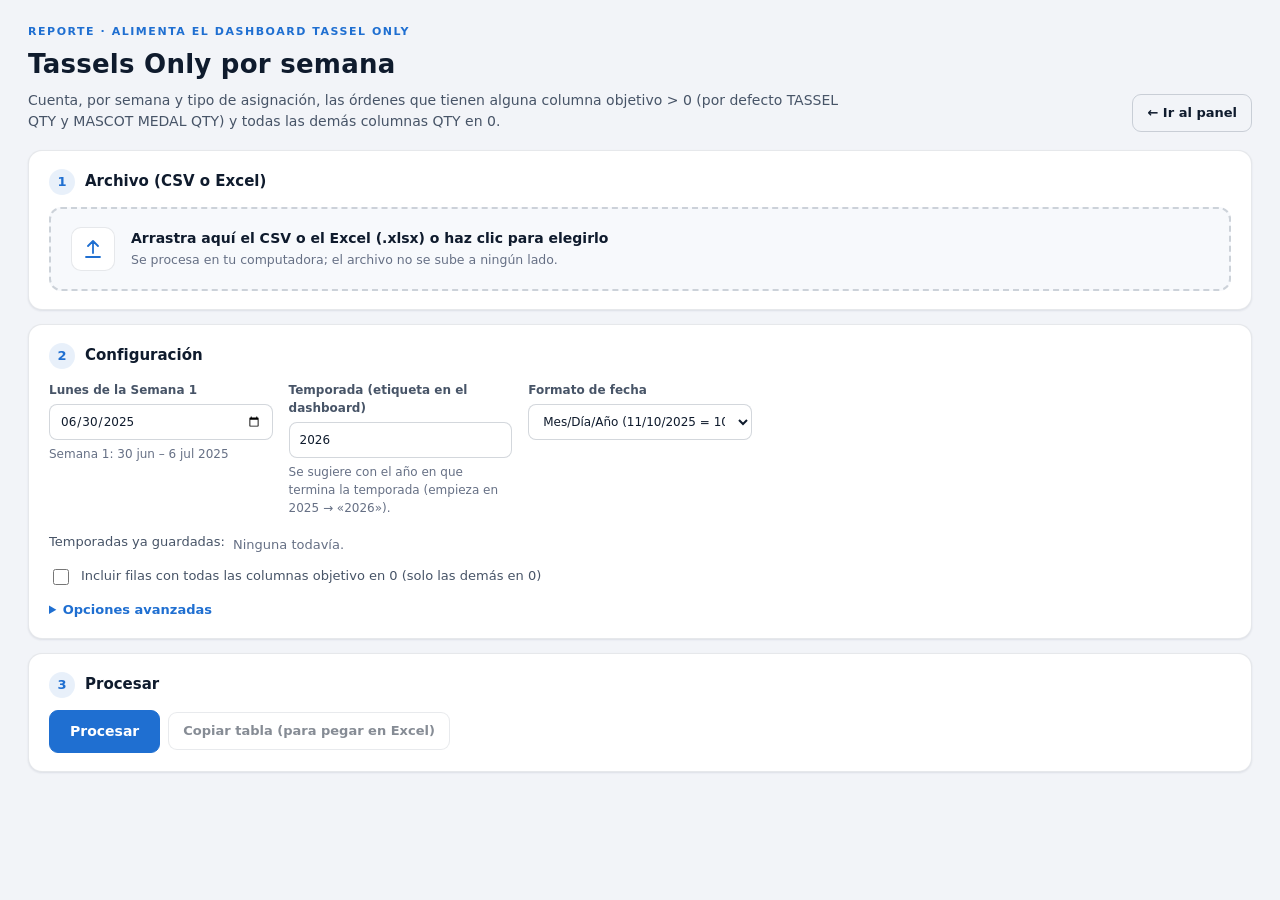
<file: reportes/tassel-only.html>
<!DOCTYPE html>
<html lang="es">
<head>
<meta charset="UTF-8">
<meta http-equiv="Content-Security-Policy" content="default-src 'self'; script-src 'self' 'unsafe-inline'; style-src 'self' 'unsafe-inline'; img-src 'self' data: blob:; font-src 'self'; connect-src 'self'; worker-src 'self'; manifest-src 'self'; frame-src 'self'; object-src 'none'; base-uri 'self'; form-action 'none'">
<meta name="viewport" content="width=device-width, initial-scale=1">
<title>Tassels Only por semana · Report Hub</title>
<link rel="icon" href="../icons/favicon.svg" type="image/svg+xml">
<link rel="stylesheet" href="reporte.css">
<script>try { var t = JSON.parse(localStorage.getItem('rh-tema') || '"auto"'); if (t === 'light' || t === 'dark') document.documentElement.setAttribute('data-theme', t); } catch (e) {}</script>
</head>
<body>
<!-- Adaptación de CREARR2.html: la lógica de conteo es la misma del original
     (ver reportes/originales/CREARR2.html) y los campos arrancan con los mismos
     valores por defecto. Lo nuevo: diseño, barra de progreso, lectura de Excel
     (.xlsx) además de CSV, avisos de configuración y botón para guardar el
     resultado en el dashboard TASSEL ONLY. -->
<div class="rp">
  <header class="rp-head">
    <div>
      <div class="eyebrow">Reporte · alimenta el dashboard TASSEL ONLY</div>
      <h1>Tassels Only por semana</h1>
      <p>Cuenta, por semana y tipo de asignación, las órdenes que tienen alguna columna objetivo &gt; 0 (por defecto TASSEL QTY y MASCOT MEDAL QTY) y todas las demás columnas QTY en 0.</p>
    </div>
    <a class="btn ghost solo-suelto" href="../index.html#/dash/tassel-only">← Ir al panel</a>
  </header>

  <section class="card">
    <h2 class="step-h"><span class="step-n">1</span> Archivo (CSV o Excel)</h2>
    <label class="drop" id="zona">
      <span class="drop-ico" aria-hidden="true"><svg viewBox="0 0 24 24" width="24" height="24"><path d="M12 16V4M7 9l5-5 5 5M5 20h14" fill="none" stroke="currentColor" stroke-width="1.8" stroke-linecap="round" stroke-linejoin="round"/></svg></span>
      <span><strong>Arrastra aquí el CSV o el Excel (.xlsx) o haz clic para elegirlo</strong><small id="archivoInfo">Se procesa en tu computadora; el archivo no se sube a ningún lado.</small></span>
      <input type="file" id="archivo" accept=".csv,.xlsx,.xlsm,.xls,text/csv,application/vnd.openxmlformats-officedocument.spreadsheetml.sheet,application/vnd.ms-excel.sheet.macroEnabled.12">
    </label>
    <label class="fld fld-hoja" id="hojaWrap" hidden>Hoja del libro de Excel <select id="hoja"></select></label>
    <div id="config"></div>
  </section>

  <section class="card">
    <h2 class="step-h"><span class="step-n">2</span> Configuración</h2>
    <div class="form-grid">
      <label class="fld">Lunes de la Semana 1 <input type="date" id="inicio" value="2025-06-30"><span class="hint" id="inicioInfo"></span></label>
      <label class="fld">Temporada (etiqueta en el dashboard) <input id="temporada" placeholder="p. ej. 2026"><span class="hint">Se sugiere con el año en que termina la temporada (empieza en 2025 → «2026»).</span></label>
      <label class="fld">Formato de fecha
        <select id="fmt">
          <option value="MDY">Mes/Día/Año (11/10/2025 = 10 nov)</option>
          <option value="DMY">Día/Mes/Año (11/10/2025 = 11 oct)</option>
        </select>
      </label>
    </div>
    <div class="inline">Temporadas ya guardadas: <span class="chips" id="temporadas"></span></div>
    <label class="check"><input type="checkbox" id="incluirCeros"> Incluir filas con todas las columnas objetivo en 0 (solo las demás en 0)</label>
    <details class="adv">
      <summary>Opciones avanzadas</summary>
      <div class="form-grid">
        <label class="fld">Columna de fecha <input id="colFecha" value="IMPORTED"></label>
        <label class="fld">Columna de tipo <input id="colTipo" value="ASSIGNMENT TYPE"></label>
        <label class="fld">Depurar semana (número, opcional) <input id="depSemana" size="4"></label>
      </div>
    </details>
  </section>

  <section class="card">
    <h2 class="step-h"><span class="step-n">3</span> Procesar</h2>
    <div class="actions">
      <button id="go" class="btn primary lg" type="button">Procesar</button>
      <button id="copiar" class="btn" type="button" disabled>Copiar tabla (para pegar en Excel)</button>
    </div>
    <div class="progress" id="progreso" hidden><div></div></div>
    <div id="estado"></div>
    <div id="aviso" class="aviso" role="alert" hidden></div>
  </section>

  <section class="card save" id="panelGuardar" hidden></section>

  <section class="card" id="resultados" hidden>
    <div class="res-h"><h2>Resultado por semana</h2></div>
    <p id="usado" class="usado"></p>
    <div id="concilia"></div>
    <div id="cols"></div>
    <div id="salida" class="table-wrap"></div>
    <div id="detalle"></div>
  </section>
</div>

<script src="../js/core/util.js"></script>
<script src="../js/core/store.js"></script>
<script src="../js/core/excel-filas.js"></script>
<script src="../js/registry.js"></script>
<script src="../js/puente.js"></script>
<script>
const $ = id => document.getElementById(id);
const DIA = 86400000;
const OBJETIVO_DEFECTO = ["TASSEL QTY", "MASCOT MEDAL QTY"];
let tsv = "";
let datos = new Map();     // semana (número o "N/A") -> Map(tipo -> {to, ceros, filas})
let tipos = new Set();
let inicio = 0;
let rolesGuardados = {};   // nombre de columna -> "obj" | "cero" | "ign"
let ultimo = null;         // resultado del último proceso (para guardarlo en el dashboard)
let usado = null;          // configuración de la tabla que se ve (se conserva aunque se invalide)
let procesando = false, cambioDurante = false;

// ---------- Utilidades ----------
function splitLinea(linea, delim) {
  const out = []; let f = "", q = false;
  for (let i = 0; i < linea.length; i++) {
    const ch = linea[i];
    if (q) {
      if (ch === '"') { if (linea[i + 1] === '"') { f += '"'; i++; } else q = false; }
      else f += ch;
    } else if (ch === '"') q = true;
    else if (ch === delim) { out.push(f); f = ""; }
    else f += ch;
  }
  out.push(f);
  return out;
}

function detectarDelim(linea) {
  const c = (linea.match(/,/g) || []).length;
  const p = (linea.match(/;/g) || []).length;
  return p > c ? ";" : ",";
}

function parseFecha(v, fmt) {
  v = (v || "").trim();
  if (!v) return null;
  let y, mo, d, m = v.match(/^(\d{4})-(\d{1,2})-(\d{1,2})/);
  if (m) { y = +m[1]; mo = +m[2]; d = +m[3]; }
  else {
    m = v.match(/^(\d{1,2})[\/\-.](\d{1,2})[\/\-.](\d{2,4})/);
    if (!m) return null;
    const a = +m[1], b = +m[2];
    y = +m[3]; if (y < 100) y += 2000;
    if (fmt === "MDY") { mo = a; d = b; } else { d = a; mo = b; }
  }
  return Date.UTC(y, mo - 1, d);
}

function num(v) {
  const n = parseFloat(String(v).replace(/,/g, ""));
  return isNaN(n) ? 0 : n;
}

function esc(s) {
  return String(s).replace(/&/g, "&amp;").replace(/</g, "&lt;").replace(/>/g, "&gt;").replace(/"/g, "&quot;");
}

// ---------- Configuración de columnas ----------
function rolPorDefecto(nombre) {
  return OBJETIVO_DEFECTO.includes(nombre) ? "obj" : "cero";
}

function leerRoles() {
  const roles = {};
  document.querySelectorAll("#config select[data-col]").forEach(s => {
    roles[s.dataset.col] = s.value;
  });
  return roles;
}

function pintarItem(sel) {
  sel.parentElement.className = "item " + sel.value;
}

function construirConfig(columnasQty) {
  const cont = $("config");
  if (!columnasQty.length) { cont.innerHTML = ""; return; }
  let h = '<fieldset><legend><b>Columnas QTY y su función</b> (' + columnasQty.length + ' encontradas)</legend>' +
    '<div class="grid">';
  for (const c of columnasQty) {
    const rol = rolesGuardados[c] || rolPorDefecto(c);
    h += '<div class="item ' + rol + '"><span title="' + esc(c) + '">' + esc(c) + '</span>' +
      '<select data-col="' + esc(c) + '">' +
      '<option value="obj"' + (rol === "obj" ? " selected" : "") + '>Objetivo (cuenta)</option>' +
      '<option value="cero"' + (rol === "cero" ? " selected" : "") + '>Debe ser 0</option>' +
      '<option value="ign"' + (rol === "ign" ? " selected" : "") + '>Ignorar</option>' +
      '</select></div>';
  }
  h += '</div></fieldset>';
  cont.innerHTML = h;
  cont.querySelectorAll("select").forEach(s => s.onchange = () => pintarItem(s));
}

$("archivo").onchange = async () => {
  const f = $("archivo").files[0];
  $("config").innerHTML = "";
  $("hojaWrap").hidden = true;
  if (!f) return;
  try {
    let cols;
    if (RH.puente.esExcel(f)) {
      // Excel: mismo tratamiento que la primera línea del CSV
      cols = (await RH.puente.prepararExcel(f, $("hoja"), $("hojaWrap"))).map(c => String(c).trim().toUpperCase());
    } else {
      const txt = await f.slice(0, 300000).text();
      const primera = txt.split(/\r?\n/)[0].replace(/^\uFEFF/, "");
      const delim = detectarDelim(primera);
      cols = splitLinea(primera, delim).map(c => c.trim().toUpperCase());
    }
    construirConfig(cols.filter(c => c.endsWith(" QTY")));
  } catch (e) {
    $("estado").textContent = "No pude leer el encabezado: " + e.message;
  }
};
$("hoja").onchange = () => $("archivo").onchange();

// ---------- Tabla de resultados ----------
function render() {
  const incluir = $("incluirCeros").checked;
  const listaTipos = [...tipos].sort();
  // siempre las 52 semanas de la temporada (con ceros si no hay datos) y, si existen, las posteriores
  const maxSem = Math.max(52, ...[...datos.keys()].filter(k => k !== "N/A"));
  const semanas = Array.from({ length: maxSem }, (_, i) => i + 1);
  if (datos.has("N/A")) semanas.unshift("N/A");   // lo previo a la semana 1 va primero

  const enc = ["Semana", "Inicio (lunes)"];
  listaTipos.forEach(t => enc.push(t + " Tassels Only"));
  enc.push("Total Tassels Only", "Órdenes totales");

  const lineas = [enc];
  const acum = new Array(listaTipos.length + 2).fill(0);
  let totTO = 0, totCeros = 0, totFilas = 0;

  for (const w of semanas) {
    const mt = datos.get(w) || new Map();
    const etiqueta = w === "N/A" ? "N/A" : "Semana " + w;
    const lunes = w === "N/A" ? "-" : new Date(inicio + (w - 1) * 7 * DIA).toISOString().slice(0, 10);
    const r = [etiqueta, lunes];
    let tot = 0, ord = 0;
    listaTipos.forEach((t, i) => {
      const o = mt.get(t) || { to: 0, ceros: 0, filas: 0 };
      const v = o.to + (incluir ? o.ceros : 0);
      r.push(v); tot += v; ord += o.filas;
      acum[i] += v;
      totTO += o.to; totCeros += o.ceros; totFilas += o.filas;
    });
    r.push(tot, ord);
    acum[listaTipos.length] += tot;
    acum[listaTipos.length + 1] += ord;
    lineas.push(r);
  }
  lineas.push(["TOTAL", "", ...acum]);

  tsv = lineas.map(l => l.join("\t")).join("\n");
  let html = "<table><tr>" + enc.map(h => "<th>" + esc(h) + "</th>").join("") + "</tr>";
  for (let i = 1; i < lineas.length; i++) {
    const esTotal = i === lineas.length - 1;
    html += "<tr" + (esTotal ? ' class="total"' : "") + ">" +
      lineas[i].map(c => "<td>" + esc(c) + "</td>").join("") + "</tr>";
  }
  $("salida").innerHTML = html + "</table>";

  $("concilia").textContent =
    "Con alguna columna objetivo > 0 y las demás en 0: " + totTO.toLocaleString() +
    " | Con todo en 0: " + totCeros.toLocaleString() +
    " | Suma de ambos (equivale al filtro manual): " + (totTO + totCeros).toLocaleString() +
    " | Órdenes totales del archivo: " + totFilas.toLocaleString();
  $("resultados").hidden = false;
}

// ---------- Procesamiento ----------
// si la configuración cambia MIENTRAS se procesa, el resultado no se puede guardar
async function procesar() {
  procesando = true; cambioDurante = false;
  try { await procesarArchivo(); } finally { procesando = false; }
}

async function procesarArchivo() {
  const file = $("archivo").files[0];
  if (!file) { alert("Selecciona el archivo CSV o Excel"); return; }

  const COL_FECHA = $("colFecha").value.trim().toUpperCase();
  const COL_TIPO = $("colTipo").value.trim().toUpperCase();
  const fmt = $("fmt").value;
  inicio = Date.parse($("inicio").value);
  const INICIO_ISO = $("inicio").value;
  rolesGuardados = leerRoles();

  const dep = $("depSemana").value.trim();
  const detalle = [];
  const LIMITE_DETALLE = 3000;

  let iFecha = -1, iTipo = -1, iObj = [], iCero = [], iIgn = [];
  let header = null;
  datos = new Map();
  tipos = new Set();
  let filas = 0, fechasMalas = 0, antesDeInicio = 0;

  function emitir(row) {
    if (row.length === 1 && row[0] === "") return;

    if (!header) {
      header = row.map(c => c.replace(/^\uFEFF/, "").trim().toUpperCase());
      iFecha = header.indexOf(COL_FECHA);
      iTipo = header.indexOf(COL_TIPO);
      if (iFecha < 0 || iTipo < 0) {
        throw new Error("No encontré la columna de fecha o de tipo. Encabezados detectados: " + header.join(" | "));
      }
      header.forEach((c, i) => {
        if (!c.endsWith(" QTY")) return;
        const rol = rolesGuardados[c] || rolPorDefecto(c);
        if (rol === "obj") iObj.push(i);
        else if (rol === "ign") iIgn.push(i);
        else iCero.push(i);
      });
      if (!iObj.length) {
        throw new Error("Elige al menos una columna como Objetivo.");
      }
      $("cols").innerHTML =
        "<b>Objetivo (" + iObj.length + "):</b> " + esc(iObj.map(i => header[i]).join(", ")) +
        "<br><b>Deben ser 0 (" + iCero.length + "):</b> " + esc(iCero.map(i => header[i]).join(", ")) +
        "<br><b>Ignoradas (" + iIgn.length + "):</b> " + (esc(iIgn.map(i => header[i]).join(", ")) || "ninguna") +
        "<br><b>Columnas que no terminan en QTY (no participan):</b> " +
        esc(header.filter(c => !c.endsWith(" QTY")).join(", "));
      return;
    }

    filas++;

    // Semana: igual que la fórmula de Excel; lo anterior al inicio (o sin fecha válida) es N/A
    let semana;
    const t = parseFecha(row[iFecha], fmt);
    if (t === null) { fechasMalas++; semana = "N/A"; }
    else {
      const dias = Math.floor((t - inicio) / DIA);
      if (dias < 0) { antesDeInicio++; semana = "N/A"; }
      else semana = Math.floor(dias / 7) + 1;
    }

    const tipo = (row[iTipo] || "").trim().toUpperCase() || "(VACÍO)";
    tipos.add(tipo);

    let obj = 0;
    for (const i of iObj) obj += num(row[i]);

    let hayOtros = false;
    const conCantidad = [];
    for (const i of iCero) {
      const n = num(row[i]);
      if (n !== 0) { hayOtros = true; conCantidad.push(header[i] + "=" + n); }
    }

    if (dep !== "" && String(semana) === dep && detalle.length < LIMITE_DETALLE) {
      detalle.push([
        filas + 1, row[iFecha], tipo, obj,
        hayOtros ? "NO" : (obj > 0 ? "SÍ" : "todo en 0"),
        conCantidad.join(", ")
      ]);
    }

    if (!datos.has(semana)) datos.set(semana, new Map());
    const mt = datos.get(semana);
    if (!mt.has(tipo)) mt.set(tipo, { to: 0, ceros: 0, filas: 0 });
    const o = mt.get(tipo);
    o.filas++;
    if (!hayOtros) { if (obj > 0) o.to++; else o.ceros++; }
  }

  $("go").disabled = true;
  $("estado").textContent = "Procesando...";
  $("concilia").textContent = "";
  $("cols").textContent = "";
  $("salida").innerHTML = "";
  $("detalle").innerHTML = "";
  $("progreso").hidden = false;
  $("progreso").firstElementChild.style.width = "0%";
  guardarUI.ocultar();
  ultimo = null;
  usado = null;
  $("usado").textContent = "";
  $("aviso").hidden = true;
  const hoja = RH.puente.esExcel(file) ? $("hoja").value : null;
  let avisoExcel = null;

  try {
    if (RH.puente.esExcel(file)) {
      // Excel: cada fila llega como arreglo de textos (fechas como AAAA-MM-DD) y pasa por el MISMO emitir()
      const rx = await RH.excelFilas.leer(file, {
        hoja, columnasFecha: [COL_FECHA], alFila: emitir,
        alProgreso(leidos, total, etapa) {
          $("estado").textContent = (etapa === "cadenas" ? "Leyendo textos del Excel... " : "Procesando... ") + (leidos / 1048576).toFixed(0) +
            " MB de " + (total / 1048576).toFixed(0) + " MB (" + filas.toLocaleString() + " filas)";
          $("progreso").firstElementChild.style.width = (total ? Math.min(100, leidos / total * 100) : 100).toFixed(1) + "%";
        }
      });
      avisoExcel = rx.aviso || null;
    } else {
    const reader = file.stream().getReader();
    const dec = new TextDecoder("utf-8");
    let delim = null, field = "", row = [], inQ = false, pend = false;
    let leidos = 0;

    while (true) {
      const { done, value } = await reader.read();
      let s = done ? "" : dec.decode(value, { stream: true });
      if (!done) leidos += value.length;

      if (delim === null && s) delim = detectarDelim(s.split("\n")[0]);

      for (let i = 0; i < s.length; i++) {
        const ch = s[i];
        if (pend) {
          pend = false;
          if (ch === '"') { field += '"'; continue; }
          inQ = false;
        }
        if (inQ) {
          if (ch === '"') pend = true; else field += ch;
          continue;
        }
        if (ch === '"') inQ = true;
        else if (ch === delim) { row.push(field); field = ""; }
        else if (ch === "\n") { row.push(field); field = ""; emitir(row); row = []; }
        else if (ch !== "\r") field += ch;
      }

      $("estado").textContent = "Procesando... " + (leidos / 1048576).toFixed(0) +
        " MB de " + (file.size / 1048576).toFixed(0) + " MB (" + filas.toLocaleString() + " filas)";
      $("progreso").firstElementChild.style.width = (file.size ? Math.min(100, leidos / file.size * 100) : 100).toFixed(1) + "%";
      if (done) break;
    }
    if (field !== "" || row.length) { row.push(field); emitir(row); }
    }
  } catch (e) {
    $("estado").textContent = "Error: " + e.message;
    $("go").disabled = false;
    $("progreso").hidden = true;
    return;
  }

  render();

  if (dep !== "") {
    let h = "<h3>Filas de la semana " + esc(dep) + " (" + detalle.length + ")</h3>" +
      "<div class='table-wrap'><table><tr><th>Fila aprox.</th><th>Fecha</th><th>Tipo</th><th>Suma objetivo</th>" +
      "<th>¿Tassels only?</th><th>Columnas 'debe ser 0' con cantidad</th></tr>";
    detalle.forEach(d => h += "<tr>" + d.map(c => "<td>" + esc(c) + "</td>").join("") + "</tr>");
    $("detalle").innerHTML = h + "</table></div>";
  }

  $("estado").textContent = "Listo. Filas leídas: " + filas.toLocaleString() +
    " | En N/A: " + (antesDeInicio + fechasMalas).toLocaleString() +
    " (anteriores al inicio: " + antesDeInicio.toLocaleString() +
    ", sin fecha válida: " + fechasMalas.toLocaleString() + ")";
  $("copiar").disabled = false;
  $("go").disabled = false;
  $("progreso").firstElementChild.style.width = "100%";

  // ---------- resultado listo para el dashboard ----------
  const resultado = {
    datos, tipos, inicioIso: INICIO_ISO, fmt, colFecha: COL_FECHA, colTipo: COL_TIPO,
    roles: Object.assign({}, rolesGuardados), archivo: RH.puente.metaArchivo(file, hoja),
    filas, fechasMalas, antesDeInicio
  };
  usado = resultado;
  if (cambioDurante) { configuracionCambio(" mientras se procesaba"); return; }
  ultimo = resultado;
  const avisos = RH.puente.avisosResultado({ base: filas, antesDeInicio, fechasMalas, maxSemana: Math.max(0, ...[...datos.keys()].filter(k => k !== "N/A")),
    maxEnRango: ultimaSemana(datos), fuera: RH.puente.fueraDeRango(datos, "filas") });
  if (avisoExcel) avisos.unshift(avisoExcel);
  pintarUsado();
  $("aviso").hidden = !avisos.length;
  $("aviso").textContent = avisos.length ? "⚠ " + avisos.join(" ") + " (Lunes usado: " + RH.util.fmtFecha(ultimo.inicioIso) + ")" : "";
  guardarUI.mostrar(resumenGuardar());
}

// última semana sin las de fuera de rango (fechas mal capturadas, p. ej. año 2062)
function ultimaSemana(m) {
  return RH.puente.ultimaSemana([...m.keys()].filter(k => k !== "N/A"));
}

function fueraTxt(m) {
  const f = RH.puente.fueraDeRango(m, "filas");
  return f.semanas.length ? " (+ " + f.semanas.length + " fuera de rango)" : "";
}

function resumenGuardar() {
  return "Temporada " + ($("temporada").value || "(sin etiqueta)") + " · Semana 1 = " + RH.util.fmtFecha(ultimo.inicioIso) +
    " · " + ultimaSemana(ultimo.datos) + " semanas" + fueraTxt(ultimo.datos) + " · " + ultimo.filas.toLocaleString() + " filas · " + ultimo.tipos.size + " tipos de asignación.";
}

// configuración con la que se calculó la tabla que se ve (para comparar con el HTML original)
function pintarUsado() {
  const c = usado;
  if (!c) { $("usado").textContent = ""; return; }
  $("usado").textContent = (ultimo ? "Calculado con: " : "Calculado con (configuración anterior; vuelve a procesar): ") +
    "Lunes de la Semana 1 = " + c.inicioIso + " · Formato " + (c.fmt === "MDY" ? "Mes/Día/Año" : "Día/Mes/Año") + (c.archivo && c.archivo.tipo === "excel" ? " (solo para fechas escritas como texto; las fechas de Excel se leen por su valor)" : "") +
    " · Incluir filas con todo en 0: " + ($("incluirCeros").checked ? "Sí" : "No") + usadoAvanzado(c) +
    " · Archivo: " + (c.archivo ? c.archivo.nombre + (c.archivo.hoja ? " (hoja " + c.archivo.hoja + ")" : "") : "");
}

// columnas y roles distintos de los de fábrica (en el HTML original siempre estaban a la vista)
const NOMBRE_ROL = { obj: "Objetivo", cero: "Debe ser 0", ign: "Ignorar" };
function usadoAvanzado(c) {
  const partes = [];
  if (c.colFecha !== $("colFecha").defaultValue.trim().toUpperCase()) partes.push("Columna de fecha = " + c.colFecha);
  if (c.colTipo !== $("colTipo").defaultValue.trim().toUpperCase()) partes.push("Columna de tipo = " + c.colTipo);
  const roles = Object.keys(c.roles || {}).filter(k => c.roles[k] !== rolPorDefecto(k)).map(k => k + " = " + NOMBRE_ROL[c.roles[k]]);
  if (roles.length) partes.push("Roles cambiados: " + roles.join(", "));
  if (partes.length) document.querySelector("details.adv").open = true;
  return partes.length ? " · " + partes.join(" · ") : "";
}

// el resultado que se ve ya no corresponde al formulario: no se puede guardar hasta volver a procesar
function configuracionCambio(cuando) {
  ultimo = null;
  guardarUI.ocultar();
  pintarUsado();
  $("aviso").hidden = false;
  $("aviso").textContent = "La configuración cambió" + cuando + ": pulsa «Procesar» otra vez antes de guardar en el dashboard.";
}

// ---------- Guardar en el dashboard ----------
const guardarUI = RH.puente.panelGuardar({
  contenedor: $("panelGuardar"),
  dataset: "tassel-only",
  construir() {
    if (!ultimo) throw new Error("Primero procesa un archivo.");
    const base = RH.puente.desdeMapa(ultimo.datos, ["to", "ceros", "filas"]);
    return Object.assign(base, {
      dataset: "tassel-only",
      season: $("temporada").value.trim(),
      week1: ultimo.inicioIso,
      meta: {
        reporte: "tassel-only",
        archivo: ultimo.archivo,
        filas: ultimo.filas, fechasMalas: ultimo.fechasMalas, antesDeInicio: ultimo.antesDeInicio,
        config: {
          colFecha: ultimo.colFecha, colTipo: ultimo.colTipo, fmt: ultimo.fmt,
          roles: ultimo.roles, objetivo: Object.keys(ultimo.roles).filter(k => ultimo.roles[k] === "obj"),
          incluirCeros: $("incluirCeros").checked
        }
      }
    });
  },
  validar(snap) {
    const avisos = [];
    if (new Date(snap.week1 + "T00:00:00Z").getUTCDay() !== 1) avisos.push("El lunes de la semana 1 (" + snap.week1 + ") no es lunes.");
    if (snap.meta.filas && snap.meta.antesDeInicio > snap.meta.filas * 0.3) avisos.push("El " + Math.round(snap.meta.antesDeInicio / snap.meta.filas * 100) + " % de las filas quedó antes de la semana 1. ¿La fecha de inicio corresponde a este archivo?");
    if (!Object.keys(snap.weeks).length) avisos.push("No hay semanas con datos.");
    else avisos.push(...RH.puente.avisoSemanas(snap));
    return avisos.length ? avisos.join(" ") : null;
  }
});

$("go").onclick = procesar;
$("temporada").addEventListener("input", () => { if (ultimo) guardarUI.mostrar(resumenGuardar()); });
$("incluirCeros").onchange = () => { if (datos.size) render(); pintarUsado(); };
$("copiar").onclick = async () => {
  await navigator.clipboard.writeText(tsv);
  $("estado").textContent += " | Tabla copiada, pégala en Excel.";
};

RH.puente.zonaArchivo($("zona"), $("archivo"), $("archivoInfo"));
RH.puente.enlazarTemporada($("inicio"), $("temporada"), $("inicioInfo"));
// si cambia algo que afecta el cálculo después de procesar, el resultado ya no se puede guardar
RH.puente.invalidarAlCambiar([$("archivo"), $("hoja"), $("inicio"), $("fmt"), $("colFecha"), $("colTipo"), $("config")], () => {
  if (procesando) { cambioDurante = true; return; }
  if (ultimo) configuracionCambio("");
});
RH.puente.actualizarTemporadas({ dataset: "tassel-only", chips: $("temporadas"), temporadaInput: $("temporada"), inicioInput: $("inicio") });
</script>
</body>
</html>
</file>
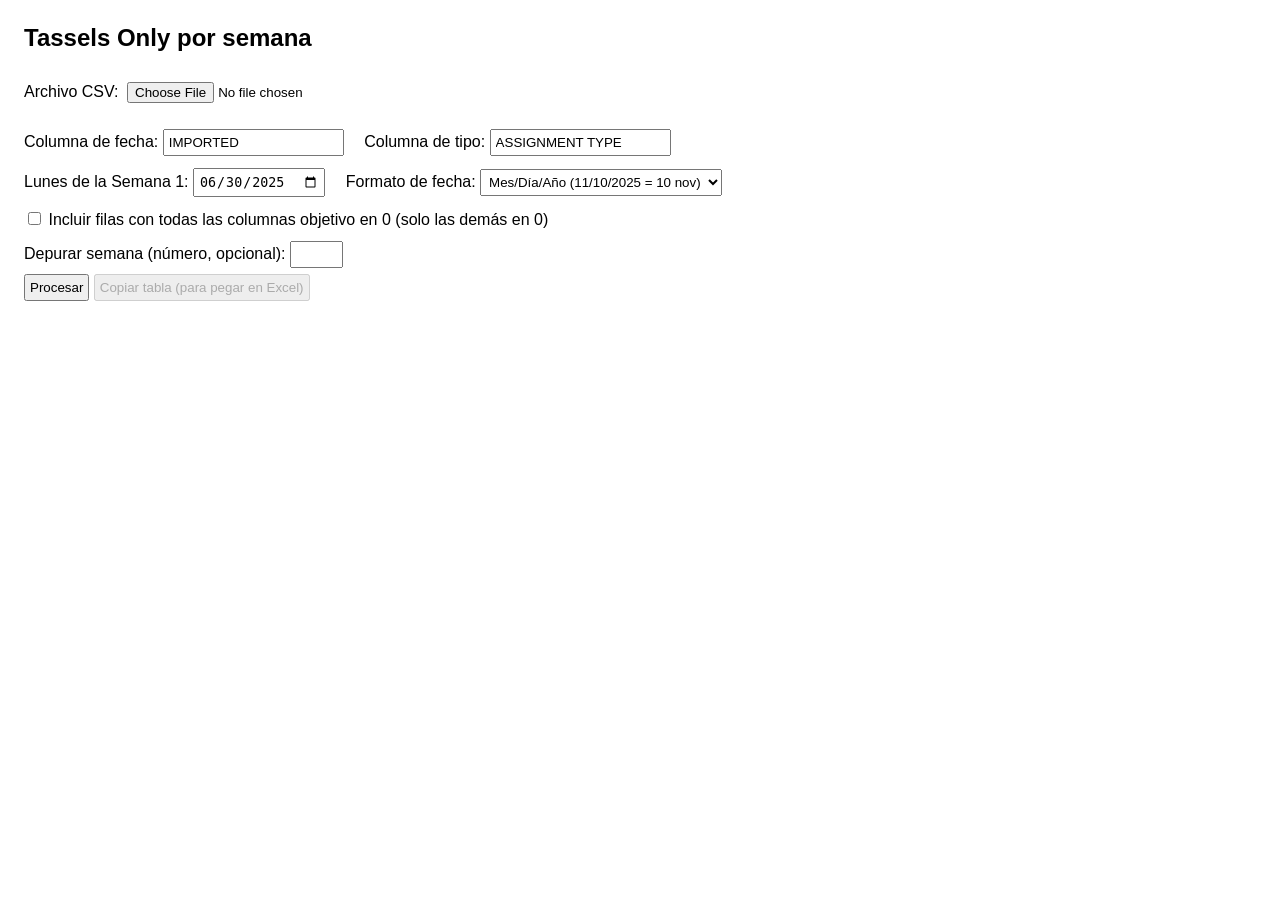
<file: reportes/originales/CREARR2.html>
<!DOCTYPE html>
<html lang="es">
<head>
<meta charset="UTF-8">
<title>Tassels Only por semana</title>
<style>
  body { font-family: Arial, sans-serif; margin: 24px; }
  label { display: inline-block; margin: 6px 16px 6px 0; }
  input, select, button { padding: 4px; }
  table { border-collapse: collapse; margin-top: 16px; }
  th, td { border: 1px solid #999; padding: 4px 10px; text-align: right; }
  th { background: #ffff00; }
  td:first-child, td:nth-child(2) { text-align: left; }
  tr.total td { font-weight: bold; background: #e8e8e8; }
  #estado, #concilia, #cols { margin-top: 12px; color: #444; }
  #concilia { font-weight: bold; }
  #cols { font-size: 13px; line-height: 1.5; }
  #detalle td { text-align: left; }
  #config { margin-top: 10px; }
  #config fieldset { border: 1px solid #999; padding: 8px 12px; }
  #config .grid { display: grid; grid-template-columns: repeat(auto-fill, minmax(330px, 1fr)); gap: 4px 16px; }
  #config .item { display: flex; justify-content: space-between; align-items: center; gap: 8px; }
  #config .item.obj { background: #e6f4ea; }
  #config .item.ign { background: #eee; color: #777; }
  #config .item span { font-size: 13px; }
</style>
</head>
<body>
<h2>Tassels Only por semana</h2>

<label>Archivo CSV: <input type="file" id="archivo" accept=".csv"></label><br>

<div id="config"></div>

<label>Columna de fecha: <input id="colFecha" value="IMPORTED"></label>
<label>Columna de tipo: <input id="colTipo" value="ASSIGNMENT TYPE"></label><br>
<label>Lunes de la Semana 1: <input type="date" id="inicio" value="2025-06-30"></label>
<label>Formato de fecha:
  <select id="fmt">
    <option value="MDY">Mes/Día/Año (11/10/2025 = 10 nov)</option>
    <option value="DMY">Día/Mes/Año (11/10/2025 = 11 oct)</option>
  </select>
</label><br>
<label><input type="checkbox" id="incluirCeros"> Incluir filas con todas las columnas objetivo en 0 (solo las demás en 0)</label><br>
<label>Depurar semana (número, opcional): <input id="depSemana" size="4"></label><br>
<button id="go">Procesar</button>
<button id="copiar" disabled>Copiar tabla (para pegar en Excel)</button>

<div id="estado"></div>
<div id="concilia"></div>
<div id="cols"></div>
<div id="salida"></div>
<div id="detalle"></div>

<script>
const $ = id => document.getElementById(id);
const DIA = 86400000;
const OBJETIVO_DEFECTO = ["TASSEL QTY", "MASCOT MEDAL QTY"];
let tsv = "";
let datos = new Map();     // semana (número o "N/A") -> Map(tipo -> {to, ceros, filas})
let tipos = new Set();
let inicio = 0;
let rolesGuardados = {};   // nombre de columna -> "obj" | "cero" | "ign"

// ---------- Utilidades ----------
function splitLinea(linea, delim) {
  const out = []; let f = "", q = false;
  for (let i = 0; i < linea.length; i++) {
    const ch = linea[i];
    if (q) {
      if (ch === '"') { if (linea[i + 1] === '"') { f += '"'; i++; } else q = false; }
      else f += ch;
    } else if (ch === '"') q = true;
    else if (ch === delim) { out.push(f); f = ""; }
    else f += ch;
  }
  out.push(f);
  return out;
}

function detectarDelim(linea) {
  const c = (linea.match(/,/g) || []).length;
  const p = (linea.match(/;/g) || []).length;
  return p > c ? ";" : ",";
}

function parseFecha(v, fmt) {
  v = (v || "").trim();
  if (!v) return null;
  let y, mo, d, m = v.match(/^(\d{4})-(\d{1,2})-(\d{1,2})/);
  if (m) { y = +m[1]; mo = +m[2]; d = +m[3]; }
  else {
    m = v.match(/^(\d{1,2})[\/\-.](\d{1,2})[\/\-.](\d{2,4})/);
    if (!m) return null;
    const a = +m[1], b = +m[2];
    y = +m[3]; if (y < 100) y += 2000;
    if (fmt === "MDY") { mo = a; d = b; } else { d = a; mo = b; }
  }
  return Date.UTC(y, mo - 1, d);
}

function num(v) {
  const n = parseFloat(String(v).replace(/,/g, ""));
  return isNaN(n) ? 0 : n;
}

// ---------- Configuración de columnas ----------
function rolPorDefecto(nombre) {
  return OBJETIVO_DEFECTO.includes(nombre) ? "obj" : "cero";
}

function leerRoles() {
  const roles = {};
  document.querySelectorAll("#config select[data-col]").forEach(s => {
    roles[s.dataset.col] = s.value;
  });
  return roles;
}

function pintarItem(sel) {
  sel.parentElement.className = "item " + sel.value;
}

function construirConfig(columnasQty) {
  const cont = $("config");
  if (!columnasQty.length) { cont.innerHTML = ""; return; }
  let h = '<fieldset><legend><b>Columnas QTY y su función</b> (' + columnasQty.length + ' encontradas)</legend>' +
    '<div class="grid">';
  for (const c of columnasQty) {
    const rol = rolesGuardados[c] || rolPorDefecto(c);
    h += '<div class="item ' + rol + '"><span>' + c + '</span>' +
      '<select data-col="' + c + '">' +
      '<option value="obj"' + (rol === "obj" ? " selected" : "") + '>Objetivo (cuenta)</option>' +
      '<option value="cero"' + (rol === "cero" ? " selected" : "") + '>Debe ser 0</option>' +
      '<option value="ign"' + (rol === "ign" ? " selected" : "") + '>Ignorar</option>' +
      '</select></div>';
  }
  h += '</div></fieldset>';
  cont.innerHTML = h;
  cont.querySelectorAll("select").forEach(s => s.onchange = () => pintarItem(s));
}

$("archivo").onchange = async () => {
  const f = $("archivo").files[0];
  $("config").innerHTML = "";
  if (!f) return;
  try {
    const txt = await f.slice(0, 300000).text();
    const primera = txt.split(/\r?\n/)[0].replace(/^\uFEFF/, "");
    const delim = detectarDelim(primera);
    const cols = splitLinea(primera, delim).map(c => c.trim().toUpperCase());
    construirConfig(cols.filter(c => c.endsWith(" QTY")));
  } catch (e) {
    $("estado").textContent = "No pude leer el encabezado: " + e.message;
  }
};

// ---------- Tabla de resultados ----------
function render() {
  const incluir = $("incluirCeros").checked;
  const listaTipos = [...tipos].sort();
  const semanas = [...datos.keys()].filter(k => k !== "N/A").sort((a, b) => a - b);
  if (datos.has("N/A")) semanas.push("N/A");

  const enc = ["Semana", "Inicio (lunes)"];
  listaTipos.forEach(t => enc.push(t + " Tassels Only"));
  enc.push("Total Tassels Only", "Órdenes totales");

  const lineas = [enc];
  const acum = new Array(listaTipos.length + 2).fill(0);
  let totTO = 0, totCeros = 0, totFilas = 0;

  for (const w of semanas) {
    const mt = datos.get(w);
    const etiqueta = w === "N/A" ? "N/A" : "Semana " + w;
    const lunes = w === "N/A" ? "-" : new Date(inicio + (w - 1) * 7 * DIA).toISOString().slice(0, 10);
    const r = [etiqueta, lunes];
    let tot = 0, ord = 0;
    listaTipos.forEach((t, i) => {
      const o = mt.get(t) || { to: 0, ceros: 0, filas: 0 };
      const v = o.to + (incluir ? o.ceros : 0);
      r.push(v); tot += v; ord += o.filas;
      acum[i] += v;
      totTO += o.to; totCeros += o.ceros; totFilas += o.filas;
    });
    r.push(tot, ord);
    acum[listaTipos.length] += tot;
    acum[listaTipos.length + 1] += ord;
    lineas.push(r);
  }
  lineas.push(["TOTAL", "", ...acum]);

  tsv = lineas.map(l => l.join("\t")).join("\n");
  let html = "<table><tr>" + enc.map(h => "<th>" + h + "</th>").join("") + "</tr>";
  for (let i = 1; i < lineas.length; i++) {
    const esTotal = i === lineas.length - 1;
    html += "<tr" + (esTotal ? ' class="total"' : "") + ">" +
      lineas[i].map(c => "<td>" + c + "</td>").join("") + "</tr>";
  }
  $("salida").innerHTML = html + "</table>";

  $("concilia").textContent =
    "Con alguna columna objetivo > 0 y las demás en 0: " + totTO.toLocaleString() +
    " | Con todo en 0: " + totCeros.toLocaleString() +
    " | Suma de ambos (equivale al filtro manual): " + (totTO + totCeros).toLocaleString() +
    " | Órdenes totales del archivo: " + totFilas.toLocaleString();
}

// ---------- Procesamiento ----------
async function procesar() {
  const file = $("archivo").files[0];
  if (!file) { alert("Selecciona el archivo CSV"); return; }

  const COL_FECHA = $("colFecha").value.trim().toUpperCase();
  const COL_TIPO = $("colTipo").value.trim().toUpperCase();
  const fmt = $("fmt").value;
  inicio = Date.parse($("inicio").value);
  rolesGuardados = leerRoles();

  const dep = $("depSemana").value.trim();
  const detalle = [];
  const LIMITE_DETALLE = 3000;

  let iFecha = -1, iTipo = -1, iObj = [], iCero = [], iIgn = [];
  let header = null;
  datos = new Map();
  tipos = new Set();
  let filas = 0, fechasMalas = 0, antesDeInicio = 0;

  function emitir(row) {
    if (row.length === 1 && row[0] === "") return;

    if (!header) {
      header = row.map(c => c.replace(/^\uFEFF/, "").trim().toUpperCase());
      iFecha = header.indexOf(COL_FECHA);
      iTipo = header.indexOf(COL_TIPO);
      if (iFecha < 0 || iTipo < 0) {
        throw new Error("No encontré la columna de fecha o de tipo. Encabezados detectados: " + header.join(" | "));
      }
      header.forEach((c, i) => {
        if (!c.endsWith(" QTY")) return;
        const rol = rolesGuardados[c] || rolPorDefecto(c);
        if (rol === "obj") iObj.push(i);
        else if (rol === "ign") iIgn.push(i);
        else iCero.push(i);
      });
      if (!iObj.length) {
        throw new Error("Elige al menos una columna como Objetivo.");
      }
      $("cols").innerHTML =
        "<b>Objetivo (" + iObj.length + "):</b> " + iObj.map(i => header[i]).join(", ") +
        "<br><b>Deben ser 0 (" + iCero.length + "):</b> " + iCero.map(i => header[i]).join(", ") +
        "<br><b>Ignoradas (" + iIgn.length + "):</b> " + (iIgn.map(i => header[i]).join(", ") || "ninguna") +
        "<br><b>Columnas que no terminan en QTY (no participan):</b> " +
        header.filter(c => !c.endsWith(" QTY")).join(", ");
      return;
    }

    filas++;

    // Semana: igual que la fórmula de Excel; lo anterior al inicio (o sin fecha válida) es N/A
    let semana;
    const t = parseFecha(row[iFecha], fmt);
    if (t === null) { fechasMalas++; semana = "N/A"; }
    else {
      const dias = Math.floor((t - inicio) / DIA);
      if (dias < 0) { antesDeInicio++; semana = "N/A"; }
      else semana = Math.floor(dias / 7) + 1;
    }

    const tipo = (row[iTipo] || "").trim().toUpperCase() || "(VACÍO)";
    tipos.add(tipo);

    let obj = 0;
    for (const i of iObj) obj += num(row[i]);

    let hayOtros = false;
    const conCantidad = [];
    for (const i of iCero) {
      const n = num(row[i]);
      if (n !== 0) { hayOtros = true; conCantidad.push(header[i] + "=" + n); }
    }

    if (dep !== "" && String(semana) === dep && detalle.length < LIMITE_DETALLE) {
      detalle.push([
        filas + 1, row[iFecha], tipo, obj,
        hayOtros ? "NO" : (obj > 0 ? "SÍ" : "todo en 0"),
        conCantidad.join(", ")
      ]);
    }

    if (!datos.has(semana)) datos.set(semana, new Map());
    const mt = datos.get(semana);
    if (!mt.has(tipo)) mt.set(tipo, { to: 0, ceros: 0, filas: 0 });
    const o = mt.get(tipo);
    o.filas++;
    if (!hayOtros) { if (obj > 0) o.to++; else o.ceros++; }
  }

  $("go").disabled = true;
  $("estado").textContent = "Procesando...";
  $("concilia").textContent = "";
  $("cols").textContent = "";
  $("salida").innerHTML = "";
  $("detalle").innerHTML = "";

  try {
    const reader = file.stream().getReader();
    const dec = new TextDecoder("utf-8");
    let delim = null, field = "", row = [], inQ = false, pend = false;
    let leidos = 0;

    while (true) {
      const { done, value } = await reader.read();
      let s = done ? "" : dec.decode(value, { stream: true });
      if (!done) leidos += value.length;

      if (delim === null && s) delim = detectarDelim(s.split("\n")[0]);

      for (let i = 0; i < s.length; i++) {
        const ch = s[i];
        if (pend) {
          pend = false;
          if (ch === '"') { field += '"'; continue; }
          inQ = false;
        }
        if (inQ) {
          if (ch === '"') pend = true; else field += ch;
          continue;
        }
        if (ch === '"') inQ = true;
        else if (ch === delim) { row.push(field); field = ""; }
        else if (ch === "\n") { row.push(field); field = ""; emitir(row); row = []; }
        else if (ch !== "\r") field += ch;
      }

      $("estado").textContent = "Procesando... " + (leidos / 1048576).toFixed(0) +
        " MB de " + (file.size / 1048576).toFixed(0) + " MB (" + filas.toLocaleString() + " filas)";
      if (done) break;
    }
    if (field !== "" || row.length) { row.push(field); emitir(row); }
  } catch (e) {
    $("estado").textContent = "Error: " + e.message;
    $("go").disabled = false;
    return;
  }

  render();

  if (dep !== "") {
    let h = "<h3>Filas de la semana " + dep + " (" + detalle.length + ")</h3>" +
      "<table><tr><th>Fila aprox.</th><th>Fecha</th><th>Tipo</th><th>Suma objetivo</th>" +
      "<th>¿Tassels only?</th><th>Columnas 'debe ser 0' con cantidad</th></tr>";
    detalle.forEach(d => h += "<tr>" + d.map(c => "<td>" + c + "</td>").join("") + "</tr>");
    $("detalle").innerHTML = h + "</table>";
  }

  $("estado").textContent = "Listo. Filas leídas: " + filas.toLocaleString() +
    " | En N/A: " + (antesDeInicio + fechasMalas).toLocaleString() +
    " (anteriores al inicio: " + antesDeInicio.toLocaleString() +
    ", sin fecha válida: " + fechasMalas.toLocaleString() + ")";
  $("copiar").disabled = false;
  $("go").disabled = false;
}

$("go").onclick = procesar;
$("incluirCeros").onchange = () => { if (datos.size) render(); };
$("copiar").onclick = async () => {
  await navigator.clipboard.writeText(tsv);
  $("estado").textContent += " | Tabla copiada, pégala en Excel.";
};
</script>
</body>
</html>
</file>
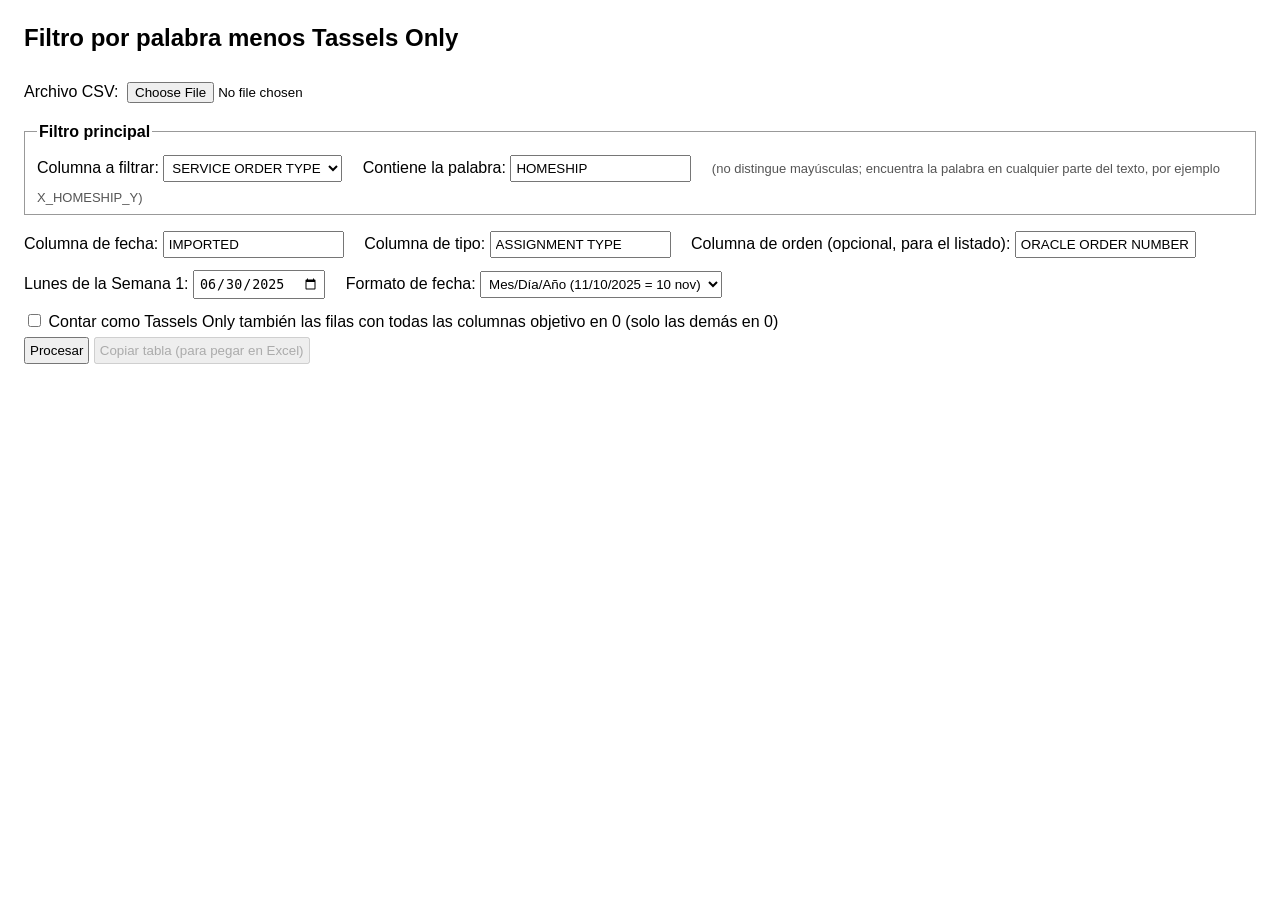
<file: reportes/originales/filtro_menos_tassels.html>
<!DOCTYPE html>
<html lang="es">
<head>
<meta charset="UTF-8">
<title>Filtro por palabra menos Tassels Only</title>
<style>
  body { font-family: Arial, sans-serif; margin: 24px; }
  label { display: inline-block; margin: 6px 16px 6px 0; }
  input, select, button { padding: 4px; }
  table { border-collapse: collapse; margin-top: 16px; }
  th, td { border: 1px solid #999; padding: 4px 10px; text-align: right; }
  th { background: #ffff00; }
  td:first-child, td:nth-child(2) { text-align: left; }
  tr.total td { font-weight: bold; background: #e8e8e8; }
  #estado, #concilia, #cols { margin-top: 12px; color: #444; }
  #concilia { font-weight: bold; }
  #cols { font-size: 13px; line-height: 1.5; }
  #detalle td { text-align: left; }
  fieldset { border: 1px solid #999; padding: 8px 12px; margin: 10px 0; }
  #config .grid { display: grid; grid-template-columns: repeat(auto-fill, minmax(330px, 1fr)); gap: 4px 16px; }
  #config .item { display: flex; justify-content: space-between; align-items: center; gap: 8px; }
  #config .item.obj { background: #e6f4ea; }
  #config .item.ign { background: #eee; color: #777; }
  #config .item span { font-size: 13px; }
</style>
</head>
<body>
<h2>Filtro por palabra menos Tassels Only</h2>

<label>Archivo CSV: <input type="file" id="archivo" accept=".csv"></label><br>

<fieldset>
  <legend><b>Filtro principal</b></legend>
  <label>Columna a filtrar: <select id="colFiltro"><option value="SERVICE ORDER TYPE">SERVICE ORDER TYPE</option></select></label>
  <label>Contiene la palabra: <input id="palabra" value="HOMESHIP"></label>
  <span style="font-size:13px;color:#555">(no distingue mayúsculas; encuentra la palabra en cualquier parte del texto, por ejemplo X_HOMESHIP_Y)</span>
</fieldset>

<div id="config"></div>

<label>Columna de fecha: <input id="colFecha" value="IMPORTED"></label>
<label>Columna de tipo: <input id="colTipo" value="ASSIGNMENT TYPE"></label>
<label>Columna de orden (opcional, para el listado): <input id="colOrden" value="ORACLE ORDER NUMBER"></label><br>
<label>Lunes de la Semana 1: <input type="date" id="inicio" value="2025-06-30"></label>
<label>Formato de fecha:
  <select id="fmt">
    <option value="MDY">Mes/Día/Año (11/10/2025 = 10 nov)</option>
    <option value="DMY">Día/Mes/Año (11/10/2025 = 11 oct)</option>
  </select>
</label><br>
<label><input type="checkbox" id="incluirCeros"> Contar como Tassels Only también las filas con todas las columnas objetivo en 0 (solo las demás en 0)</label><br>
<button id="go">Procesar</button>
<button id="copiar" disabled>Copiar tabla (para pegar en Excel)</button>

<div id="estado"></div>
<div id="concilia"></div>
<div id="cols"></div>
<div id="salida"></div>

<div id="bloqueDetalle" style="display:none">
  <h3>Tassels Only dentro del filtro (las filas que se restan)</h3>
  <label>Ver solo la semana (número, vacío = todas): <input id="depSemana" size="4"></label>
  <button id="copiarRestadas">Copiar listado completo (para pegar en Excel)</button>
  <div id="detalle"></div>
</div>

<script>
const $ = id => document.getElementById(id);
const DIA = 86400000;
const OBJETIVO_DEFECTO = ["TASSEL QTY", "MASCOT MEDAL QTY"];
const MAX_RESTADAS = 300000;   // tope de filas guardadas para el listado
const MAX_VISTA = 500;         // filas que se dibujan en pantalla

let tsv = "";
let datos = new Map();         // semana (número o "N/A") -> Map(tipo -> {hs, to, ceros})
let tipos = new Set();
let inicio = 0;
let palabraUsada = "";
let restadas = [];             // [fila, fecha, semana, tipo, valorFiltro, sumaObjetivo, orden, estado]
let restadasTruncadas = false;
let rolesGuardados = {};       // nombre de columna -> "obj" | "cero" | "ign"

// ---------- Utilidades ----------
function splitLinea(linea, delim) {
  const out = []; let f = "", q = false;
  for (let i = 0; i < linea.length; i++) {
    const ch = linea[i];
    if (q) {
      if (ch === '"') { if (linea[i + 1] === '"') { f += '"'; i++; } else q = false; }
      else f += ch;
    } else if (ch === '"') q = true;
    else if (ch === delim) { out.push(f); f = ""; }
    else f += ch;
  }
  out.push(f);
  return out;
}

function detectarDelim(linea) {
  const c = (linea.match(/,/g) || []).length;
  const p = (linea.match(/;/g) || []).length;
  return p > c ? ";" : ",";
}

function parseFecha(v, fmt) {
  v = (v || "").trim();
  if (!v) return null;
  let y, mo, d, m = v.match(/^(\d{4})-(\d{1,2})-(\d{1,2})/);
  if (m) { y = +m[1]; mo = +m[2]; d = +m[3]; }
  else {
    m = v.match(/^(\d{1,2})[\/\-.](\d{1,2})[\/\-.](\d{2,4})/);
    if (!m) return null;
    const a = +m[1], b = +m[2];
    y = +m[3]; if (y < 100) y += 2000;
    if (fmt === "MDY") { mo = a; d = b; } else { d = a; mo = b; }
  }
  return Date.UTC(y, mo - 1, d);
}

function num(v) {
  const n = parseFloat(String(v).replace(/,/g, ""));
  return isNaN(n) ? 0 : n;
}

function esc(s) {
  return String(s).replace(/&/g, "&amp;").replace(/</g, "&lt;").replace(/>/g, "&gt;");
}

// ---------- Configuración de columnas ----------
function rolPorDefecto(nombre) {
  return OBJETIVO_DEFECTO.includes(nombre) ? "obj" : "cero";
}

function leerRoles() {
  const roles = {};
  document.querySelectorAll("#config select[data-col]").forEach(s => {
    roles[s.dataset.col] = s.value;
  });
  return roles;
}

function pintarItem(sel) {
  sel.parentElement.className = "item " + sel.value;
}

function construirConfig(columnasQty) {
  const cont = $("config");
  if (!columnasQty.length) { cont.innerHTML = ""; return; }
  let h = '<fieldset><legend><b>Columnas QTY y su función</b> (' + columnasQty.length + ' encontradas)</legend>' +
    '<div class="grid">';
  for (const c of columnasQty) {
    const rol = rolesGuardados[c] || rolPorDefecto(c);
    h += '<div class="item ' + rol + '"><span>' + esc(c) + '</span>' +
      '<select data-col="' + esc(c) + '">' +
      '<option value="obj"' + (rol === "obj" ? " selected" : "") + '>Objetivo (cuenta)</option>' +
      '<option value="cero"' + (rol === "cero" ? " selected" : "") + '>Debe ser 0</option>' +
      '<option value="ign"' + (rol === "ign" ? " selected" : "") + '>Ignorar</option>' +
      '</select></div>';
  }
  h += '</div></fieldset>';
  cont.innerHTML = h;
  cont.querySelectorAll("select").forEach(s => s.onchange = () => pintarItem(s));
}

function construirSelectorFiltro(todasLasColumnas) {
  const sel = $("colFiltro");
  const previo = sel.value;
  sel.innerHTML = "";
  for (const c of todasLasColumnas) {
    const o = document.createElement("option");
    o.value = c; o.textContent = c;
    sel.appendChild(o);
  }
  if (todasLasColumnas.includes(previo)) sel.value = previo;
  else if (todasLasColumnas.includes("SERVICE ORDER TYPE")) sel.value = "SERVICE ORDER TYPE";
}

$("archivo").onchange = async () => {
  const f = $("archivo").files[0];
  $("config").innerHTML = "";
  if (!f) return;
  try {
    const txt = await f.slice(0, 300000).text();
    const primera = txt.split(/\r?\n/)[0].replace(/^\uFEFF/, "");
    const delim = detectarDelim(primera);
    const cols = splitLinea(primera, delim).map(c => c.trim().toUpperCase()).filter(c => c !== "");
    construirSelectorFiltro(cols);
    construirConfig(cols.filter(c => c.endsWith(" QTY")));
  } catch (e) {
    $("estado").textContent = "No pude leer el encabezado: " + e.message;
  }
};

// ---------- Tabla de resultados ----------
function render() {
  const incluir = $("incluirCeros").checked;
  const P = palabraUsada;
  const listaTipos = [...tipos].sort();
  const semanas = [...datos.keys()].filter(k => k !== "N/A").sort((a, b) => a - b);
  if (datos.has("N/A")) semanas.push("N/A");

  const enc = ["Semana", "Inicio (lunes)"];
  listaTipos.forEach(t => enc.push(t + " " + P, t + " Tassels Only", t + " Resta"));
  enc.push("Total " + P, "Total Tassels Only", "Total Resta");

  const n = listaTipos.length;
  const acum = new Array(3 * n + 3).fill(0);
  const lineas = [enc];
  let totHS = 0, totTO = 0, totCeros = 0;

  for (const w of semanas) {
    const mt = datos.get(w);
    const etiqueta = w === "N/A" ? "N/A" : "Semana " + w;
    const lunes = w === "N/A" ? "-" : new Date(inicio + (w - 1) * 7 * DIA).toISOString().slice(0, 10);
    const r = [etiqueta, lunes];
    let sHS = 0, sTO = 0;
    listaTipos.forEach((t, i) => {
      const o = mt.get(t) || { hs: 0, to: 0, ceros: 0 };
      const to = o.to + (incluir ? o.ceros : 0);
      const resta = o.hs - to;
      r.push(o.hs, to, resta);
      acum[3 * i] += o.hs; acum[3 * i + 1] += to; acum[3 * i + 2] += resta;
      sHS += o.hs; sTO += to;
      totHS += o.hs; totTO += o.to; totCeros += o.ceros;
    });
    r.push(sHS, sTO, sHS - sTO);
    acum[3 * n] += sHS; acum[3 * n + 1] += sTO; acum[3 * n + 2] += sHS - sTO;
    lineas.push(r);
  }
  lineas.push(["TOTAL", "", ...acum]);

  tsv = lineas.map(l => l.join("\t")).join("\n");
  let html = "<table><tr>" + enc.map(h => "<th>" + esc(h) + "</th>").join("") + "</tr>";
  for (let i = 1; i < lineas.length; i++) {
    const esTotal = i === lineas.length - 1;
    html += "<tr" + (esTotal ? ' class="total"' : "") + ">" +
      lineas[i].map(c => "<td>" + esc(c) + "</td>").join("") + "</tr>";
  }
  $("salida").innerHTML = html + "</table>";

  const toAplicado = totTO + (incluir ? totCeros : 0);
  $("concilia").textContent =
    "Filas con " + P + ": " + totHS.toLocaleString() +
    " | Tassels Only dentro del filtro (restadas): " + toAplicado.toLocaleString() +
    " | Resta (" + P + " sin Tassels Only): " + (totHS - toAplicado).toLocaleString() +
    " | Filas con todo en 0 dentro del filtro: " + totCeros.toLocaleString() +
    (incluir ? " (incluidas en la resta)" : " (NO incluidas en la resta)");

  renderRestadas();
}

function renderRestadas() {
  const incluir = $("incluirCeros").checked;
  const dep = $("depSemana").value.trim();
  const lista = restadas.filter(r =>
    (incluir || r[7] === "Tassels only") && (dep === "" || String(r[2]) === dep));
  $("bloqueDetalle").style.display = restadas.length ? "block" : "none";

  let h = "<p>" + lista.length.toLocaleString() + " filas" +
    (lista.length > MAX_VISTA ? " (se muestran las primeras " + MAX_VISTA + "; el botón copia todas)" : "") +
    (restadasTruncadas ? " — ojo: se alcanzó el tope de " + MAX_RESTADAS.toLocaleString() + " filas guardadas para el listado, pero los conteos de la tabla son completos" : "") +
    "</p><table><tr><th>Fila aprox.</th><th>Fecha</th><th>Semana</th><th>Tipo</th><th>Valor del filtro</th><th>Suma objetivo</th><th>Orden</th><th>Estado</th></tr>";
  for (const r of lista.slice(0, MAX_VISTA)) {
    h += "<tr>" + r.map(c => "<td>" + esc(c) + "</td>").join("") + "</tr>";
  }
  $("detalle").innerHTML = h + "</table>";
}

// ---------- Procesamiento ----------
async function procesar() {
  const file = $("archivo").files[0];
  if (!file) { alert("Selecciona el archivo CSV"); return; }

  const PALABRA = $("palabra").value.trim().toUpperCase();
  if (!PALABRA) { alert("Escribe la palabra a buscar"); return; }
  const COL_FILTRO = $("colFiltro").value.trim().toUpperCase();
  const COL_FECHA = $("colFecha").value.trim().toUpperCase();
  const COL_TIPO = $("colTipo").value.trim().toUpperCase();
  const COL_ORDEN = $("colOrden").value.trim().toUpperCase();
  const fmt = $("fmt").value;
  inicio = Date.parse($("inicio").value);
  rolesGuardados = leerRoles();
  palabraUsada = PALABRA;

  let iFiltro = -1, iFecha = -1, iTipo = -1, iOrden = -1, iObj = [], iCero = [], iIgn = [];
  let header = null;
  datos = new Map();
  tipos = new Set();
  restadas = [];
  restadasTruncadas = false;
  let filas = 0, coinciden = 0, fechasMalas = 0, antesDeInicio = 0;

  function emitir(row) {
    if (row.length === 1 && row[0] === "") return;

    if (!header) {
      header = row.map(c => c.replace(/^\uFEFF/, "").trim().toUpperCase());
      iFiltro = header.indexOf(COL_FILTRO);
      iFecha = header.indexOf(COL_FECHA);
      iTipo = header.indexOf(COL_TIPO);
      iOrden = COL_ORDEN ? header.indexOf(COL_ORDEN) : -1;
      if (iFiltro < 0) throw new Error("No encontré la columna del filtro '" + COL_FILTRO + "'. Encabezados detectados: " + header.join(" | "));
      if (iFecha < 0 || iTipo < 0) throw new Error("No encontré la columna de fecha o de tipo. Encabezados detectados: " + header.join(" | "));
      header.forEach((c, i) => {
        if (!c.endsWith(" QTY")) return;
        const rol = rolesGuardados[c] || rolPorDefecto(c);
        if (rol === "obj") iObj.push(i);
        else if (rol === "ign") iIgn.push(i);
        else iCero.push(i);
      });
      if (!iObj.length) throw new Error("Elige al menos una columna como Objetivo.");
      $("cols").innerHTML =
        "<b>Filtro:</b> columna " + esc(COL_FILTRO) + " contiene \"" + esc(PALABRA) + "\"" +
        "<br><b>Objetivo (" + iObj.length + "):</b> " + esc(iObj.map(i => header[i]).join(", ")) +
        "<br><b>Deben ser 0 (" + iCero.length + "):</b> " + esc(iCero.map(i => header[i]).join(", ")) +
        "<br><b>Ignoradas (" + iIgn.length + "):</b> " + (esc(iIgn.map(i => header[i]).join(", ")) || "ninguna") +
        "<br><b>Columna de orden para el listado:</b> " + (iOrden >= 0 ? esc(COL_ORDEN) : "no encontrada (el listado sale sin orden)");
      return;
    }

    filas++;

    // Filtro principal: la columna elegida contiene la palabra (sin distinguir mayúsculas)
    const valorFiltro = (row[iFiltro] || "").trim();
    if (!valorFiltro.toUpperCase().includes(PALABRA)) return;
    coinciden++;

    // Semana: igual que la fórmula de Excel; lo anterior al inicio (o sin fecha válida) es N/A
    let semana;
    const t = parseFecha(row[iFecha], fmt);
    if (t === null) { fechasMalas++; semana = "N/A"; }
    else {
      const dias = Math.floor((t - inicio) / DIA);
      if (dias < 0) { antesDeInicio++; semana = "N/A"; }
      else semana = Math.floor(dias / 7) + 1;
    }

    const tipo = (row[iTipo] || "").trim().toUpperCase() || "(VACÍO)";
    tipos.add(tipo);

    let obj = 0;
    for (const i of iObj) obj += num(row[i]);

    let hayOtros = false;
    for (const i of iCero) {
      if (num(row[i]) !== 0) { hayOtros = true; break; }
    }

    if (!datos.has(semana)) datos.set(semana, new Map());
    const mt = datos.get(semana);
    if (!mt.has(tipo)) mt.set(tipo, { hs: 0, to: 0, ceros: 0 });
    const o = mt.get(tipo);
    o.hs++;

    if (!hayOtros) {
      const esTO = obj > 0;
      if (esTO) o.to++; else o.ceros++;
      if (restadas.length < MAX_RESTADAS) {
        restadas.push([filas + 1, row[iFecha], semana, tipo, valorFiltro, obj,
          iOrden >= 0 ? (row[iOrden] || "") : "", esTO ? "Tassels only" : "todo en 0"]);
      } else restadasTruncadas = true;
    }
  }

  $("go").disabled = true;
  $("estado").textContent = "Procesando...";
  $("concilia").textContent = "";
  $("cols").textContent = "";
  $("salida").innerHTML = "";
  $("detalle").innerHTML = "";
  $("bloqueDetalle").style.display = "none";

  try {
    const reader = file.stream().getReader();
    const dec = new TextDecoder("utf-8");
    let delim = null, field = "", row = [], inQ = false, pend = false;
    let leidos = 0;

    while (true) {
      const { done, value } = await reader.read();
      let s = done ? "" : dec.decode(value, { stream: true });
      if (!done) leidos += value.length;

      if (delim === null && s) delim = detectarDelim(s.split("\n")[0]);

      for (let i = 0; i < s.length; i++) {
        const ch = s[i];
        if (pend) {
          pend = false;
          if (ch === '"') { field += '"'; continue; }
          inQ = false;
        }
        if (inQ) {
          if (ch === '"') pend = true; else field += ch;
          continue;
        }
        if (ch === '"') inQ = true;
        else if (ch === delim) { row.push(field); field = ""; }
        else if (ch === "\n") { row.push(field); field = ""; emitir(row); row = []; }
        else if (ch !== "\r") field += ch;
      }

      $("estado").textContent = "Procesando... " + (leidos / 1048576).toFixed(0) +
        " MB de " + (file.size / 1048576).toFixed(0) + " MB (" + filas.toLocaleString() + " filas)";
      if (done) break;
    }
    if (field !== "" || row.length) { row.push(field); emitir(row); }
  } catch (e) {
    $("estado").textContent = "Error: " + e.message;
    $("go").disabled = false;
    return;
  }

  render();

  $("estado").textContent = "Listo. Filas leídas: " + filas.toLocaleString() +
    " | Con la palabra en el filtro: " + coinciden.toLocaleString() +
    " | En N/A dentro del filtro: " + (antesDeInicio + fechasMalas).toLocaleString() +
    " (anteriores al inicio: " + antesDeInicio.toLocaleString() +
    ", sin fecha válida: " + fechasMalas.toLocaleString() + ")";
  $("copiar").disabled = false;
  $("go").disabled = false;
}

$("go").onclick = procesar;
$("incluirCeros").onchange = () => { if (datos.size) render(); };
$("depSemana").oninput = () => { if (restadas.length) renderRestadas(); };
$("copiar").onclick = async () => {
  await navigator.clipboard.writeText(tsv);
  $("estado").textContent += " | Tabla copiada, pégala en Excel.";
};
$("copiarRestadas").onclick = async () => {
  const incluir = $("incluirCeros").checked;
  const dep = $("depSemana").value.trim();
  const lista = restadas.filter(r =>
    (incluir || r[7] === "Tassels only") && (dep === "" || String(r[2]) === dep));
  const enc = ["Fila aprox.", "Fecha", "Semana", "Tipo", "Valor del filtro", "Suma objetivo", "Orden", "Estado"];
  const txt = [enc, ...lista].map(l => l.join("\t")).join("\n");
  await navigator.clipboard.writeText(txt);
  $("estado").textContent += " | Listado copiado (" + lista.length.toLocaleString() + " filas).";
};
</script>
</body>
</html>
</file>
<file: reportes/reporte.css>
/* Report Hub · estilos de las páginas de reporte (dentro de la app o sueltas) */
@import url("../css/tokens.css");

*, *::before, *::after { box-sizing: border-box; }
body { margin: 0; font-family: var(--font); font-size: 14px; line-height: 1.5; color: var(--text-1); background: var(--bg); -webkit-font-smoothing: antialiased; }
[hidden] { display: none !important; }
button, input, select { font: inherit; color: inherit; }
:focus-visible { outline: 2px solid var(--accent); outline-offset: 2px; }
a { color: var(--accent); }
.muted { color: var(--text-3); }

.rp { max-width: 1280px; margin: 0 auto; padding: 24px 28px 60px; }
.rp-head { display: flex; justify-content: space-between; align-items: flex-end; gap: 16px; flex-wrap: wrap; margin-bottom: 18px; }
.rp-head h1 { margin: 0; font-size: 26px; letter-spacing: .01em; }
.rp-head p { margin: 6px 0 0; color: var(--text-2); max-width: 820px; }
.eyebrow { font-size: 11px; letter-spacing: .14em; text-transform: uppercase; color: var(--accent); font-weight: 700; margin-bottom: 4px; }
.embebido .rp-head .solo-suelto, .embebido .rp-head .eyebrow, .embebido .rp-head h1 { display: none; }
.embebido .rp-head { margin-bottom: 12px; }
.embebido .rp { padding-top: 16px; }

.card { background: var(--surface); border: 1px solid var(--border); border-radius: var(--radius); box-shadow: var(--shadow-1); padding: 18px 20px; margin-bottom: 14px; }
.step-h { display: flex; align-items: center; gap: 10px; margin: 0 0 12px; font-size: 15px; }
.step-n { width: 26px; height: 26px; border-radius: 50%; background: var(--accent-soft); color: var(--accent); font-weight: 800; font-size: 13px; display: inline-flex; align-items: center; justify-content: center; flex: none; }
.cols-2 { display: grid; grid-template-columns: minmax(0, 1fr) minmax(0, 1fr); gap: 14px; }

.btn { display: inline-flex; align-items: center; gap: 7px; padding: 8px 14px; border-radius: var(--radius-sm); border: 1px solid var(--border-2); background: var(--surface); color: var(--text-1); font-weight: 600; font-size: 13px; cursor: pointer; text-decoration: none; white-space: nowrap; }
.btn:hover { background: var(--surface-2); }
.btn.primary { background: var(--accent); border-color: var(--accent); color: var(--accent-ink); }
.btn.primary:hover { background: var(--accent-hover); }
.btn.ghost { background: transparent; }
.btn.danger { background: var(--bad); border-color: var(--bad); color: #fff; }
.btn:disabled { opacity: .5; cursor: not-allowed; }
.btn.lg { padding: 10px 20px; font-size: 14px; }

/* zona de archivo */
.drop { display: flex; align-items: center; gap: 16px; border: 2px dashed var(--border-2); border-radius: 12px; padding: 18px 20px; cursor: pointer; background: var(--surface-2); transition: border-color .15s, background .15s; }
.drop:hover, .drop.drag { border-color: var(--accent); background: var(--accent-soft); }
.drop.has { border-style: solid; border-color: color-mix(in srgb, var(--good) 50%, transparent); }
.drop input[type=file] { position: absolute; opacity: 0; width: 1px; height: 1px; }
.drop-ico { width: 44px; height: 44px; border-radius: 10px; background: var(--surface); border: 1px solid var(--border); display: inline-flex; align-items: center; justify-content: center; color: var(--accent); flex: none; }
.drop strong { display: block; font-size: 14px; }
.drop small { color: var(--text-3); font-size: 12.5px; }

/* formulario */
.form-grid { display: grid; grid-template-columns: repeat(auto-fill, minmax(220px, 1fr)); gap: 12px 16px; margin-top: 12px; }
.fld { display: flex; flex-direction: column; gap: 5px; font-size: 12px; font-weight: 600; color: var(--text-2); }
.fld input, .fld select { font-weight: 400; }
input[type="text"], input[type="date"], input:not([type]), select {
  border: 1px solid var(--border-2); background: var(--surface); border-radius: 8px; padding: 7px 10px; min-height: 36px; color: var(--text-1); width: 100%;
}
input[size] { width: auto; }
.check { display: flex; align-items: flex-start; gap: 9px; font-size: 13px; color: var(--text-2); margin-top: 12px; cursor: pointer; }
.check input { margin-top: 3px; accent-color: var(--accent); width: 16px; height: 16px; flex: none; }
.hint { font-size: 12px; color: var(--text-3); font-weight: 400; }
.hint.warn { color: var(--warn); }
.inline { display: flex; align-items: center; gap: 8px; flex-wrap: wrap; font-size: 13px; color: var(--text-2); margin-top: 12px; }
.chips { display: flex; flex-wrap: wrap; gap: 6px; margin-top: 6px; }
.chip-btn { border: 1px solid var(--border-2); background: var(--surface); border-radius: 99px; padding: 4px 11px; font-size: 12px; cursor: pointer; color: var(--text-2); }
.chip-btn:hover { border-color: var(--accent); color: var(--text-1); }
details.adv { margin-top: 12px; }
details.adv summary { cursor: pointer; color: var(--accent); font-weight: 600; font-size: 13px; }

/* configuración de columnas QTY (misma lógica que el original) */
#config fieldset { border: 1px solid var(--border); border-radius: 10px; padding: 10px 14px 12px; margin: 12px 0 0; }
#config legend { font-size: 13px; padding: 0 6px; color: var(--text-2); }
#config .grid { display: grid; grid-template-columns: repeat(auto-fill, minmax(300px, 1fr)); gap: 6px 14px; }
#config .item { display: flex; justify-content: space-between; align-items: center; gap: 8px; padding: 4px 6px 4px 10px; border-radius: 8px; border: 1px solid transparent; }
#config .item.obj { background: color-mix(in srgb, var(--good) 12%, transparent); border-color: color-mix(in srgb, var(--good) 30%, transparent); }
#config .item.ign { background: var(--surface-3); color: var(--text-3); }
#config .item span { font-size: 12.5px; overflow: hidden; text-overflow: ellipsis; white-space: nowrap; }
#config .item select { width: auto; min-height: 30px; padding: 3px 8px; font-size: 12.5px; }

/* proceso */
.actions { display: flex; gap: 8px; flex-wrap: wrap; align-items: center; }
.progress { height: 6px; border-radius: 99px; background: var(--surface-3); overflow: hidden; margin-top: 14px; }
.progress > div { height: 100%; width: 0; background: linear-gradient(90deg, var(--accent), #5598e7); border-radius: 99px; transition: width .2s; }
#estado, #concilia, #cols { margin-top: 10px; color: var(--text-2); font-size: 13px; }
#concilia { font-weight: 650; color: var(--text-1); }
#cols { font-size: 12.5px; line-height: 1.6; background: var(--surface-2); border: 1px solid var(--border); border-radius: 10px; padding: 10px 12px; }
#cols:empty, #concilia:empty, #estado:empty { display: none; }

/* panel de guardado */
.save { display: flex; gap: 14px; align-items: flex-start; border: 1px solid color-mix(in srgb, var(--accent) 35%, transparent); background: linear-gradient(135deg, var(--accent-soft), transparent 70%); }
.save-ico { width: 34px; height: 34px; border-radius: 50%; background: var(--accent); color: #fff; display: inline-flex; align-items: center; justify-content: center; font-weight: 800; flex: none; }
.save-body { flex: 1; min-width: 0; }
.save h3 { margin: 2px 0 2px; font-size: 16px; }
.save-sum { color: var(--text-2); font-size: 13px; }
.save-actions { display: flex; gap: 8px; flex-wrap: wrap; margin-top: 10px; }
.save-msg { font-size: 13px; margin-top: 8px; }
.save-msg.ok { color: var(--good); font-weight: 600; }
.save-msg.err { color: var(--bad); font-weight: 600; }

/* tablas de resultados */
.res-h { display: flex; justify-content: space-between; align-items: center; gap: 10px; flex-wrap: wrap; }
.res-h h2 { margin: 0; font-size: 16px; }
.table-wrap { overflow: auto; max-height: 620px; border: 1px solid var(--border); border-radius: 10px; margin-top: 12px; }
.table-wrap:empty { display: none; }
table { border-collapse: collapse; font-size: 12.5px; font-variant-numeric: tabular-nums; }
th, td { border-bottom: 1px solid var(--border); padding: 6px 10px; text-align: right; white-space: nowrap; }
th { position: sticky; top: 0; background: var(--brand); color: #fff; font-weight: 600; font-size: 12px; z-index: 1; }
td:first-child, td:nth-child(2) { text-align: left; }
tbody tr:nth-child(even) td, table tr:nth-child(even) td { background: color-mix(in srgb, var(--surface-2) 70%, transparent); }
tr.total td { font-weight: 700; background: var(--surface-3) !important; border-top: 1px solid var(--border-2); }
#detalle td { text-align: left; }
#detalle h3 { font-size: 14px; margin: 18px 0 6px; }
#detalle table { margin-top: 6px; }

.dlg { border: 1px solid var(--border-2); border-radius: 14px; padding: 22px 22px 18px; max-width: 460px; background: var(--surface); color: var(--text-1); box-shadow: var(--shadow-2); }
.dlg::backdrop { background: rgba(10, 19, 34, .45); }
.dlg h3 { margin: 0 0 8px; }
.dlg p { margin: 0 0 18px; color: var(--text-2); }
.dlg-actions { display: flex; justify-content: flex-end; gap: 8px; }
.toasts { position: fixed; right: 20px; bottom: 20px; z-index: 200; display: flex; flex-direction: column; gap: 10px; align-items: flex-end; }
.toast { display: flex; align-items: center; gap: 10px; background: var(--brand); color: #fff; border-radius: 11px; padding: 10px 12px; box-shadow: var(--shadow-2); font-size: 13px; max-width: 440px; opacity: 0; transform: translateY(10px); transition: .2s; }
.toast.in { opacity: 1; transform: none; }
.toast-ico { width: 22px; height: 22px; border-radius: 50%; display: inline-flex; align-items: center; justify-content: center; background: rgba(255,255,255,.15); font-weight: 800; font-size: 12px; }
.toast-x, .toast-btn { border: 0; background: none; color: #fff; cursor: pointer; }

@media (max-width: 760px) {
  .rp { padding: 16px 16px 48px; }
  .cols-2 { grid-template-columns: 1fr; }
  .drop { flex-direction: column; align-items: flex-start; }
}

/* avisos de configuración, configuración usada y selector de hoja de Excel */
.usado { font-size: 12.5px; color: var(--text-2); margin: 6px 0 0; background: var(--surface-2); border: 1px solid var(--border); border-radius: 8px; padding: 6px 10px; }
.usado:empty { display: none; }
.aviso { margin-top: 12px; padding: 10px 12px; border-radius: 10px; background: var(--warn-bg); border: 1px solid var(--warn-border); color: var(--warn); font-weight: 600; font-size: 13px; }
.fld-hoja { margin-top: 12px; max-width: 380px; }

.checks { display: grid; grid-template-columns: repeat(auto-fill, minmax(190px, 1fr)); gap: 2px 14px; max-height: 220px; overflow: auto; padding: 4px 2px; }
.checks .check { margin-top: 6px; }
.concilia { font-size: 12.5px; color: var(--text-2); margin: 10px 0; }
.table-wrap tr.na td { background: var(--surface-3, #eef2f7); font-style: italic; }
.table-wrap tr.tot td { font-weight: 700; border-top: 2px solid var(--border-2, #c3c8d1); }
.checks.anchos { grid-template-columns: repeat(auto-fit, minmax(300px, 1fr)); max-height: none; overflow: visible; }
.dos-col { display: grid; grid-template-columns: repeat(auto-fit, minmax(380px, 1fr)); gap: 18px; margin-top: 8px; }
.arch { border: 1px solid var(--border); border-radius: 12px; padding: 12px 14px; }
.arch-t { margin: 0 0 8px; font-size: 14px; }
.tbl-cfg { border-collapse: collapse; width: 100%; font-size: 13px; }
.tbl-cfg th, .tbl-cfg td { padding: 5px 8px; border-bottom: 1px solid var(--border); text-align: left; }
.tbl-cfg td.num { text-align: right; }
.tbl-cfg input:not([type=checkbox]), .tbl-cfg select { width: 100%; min-width: 120px; }
.tipos-wrap { max-height: 320px; overflow: auto; margin-top: 10px; }
</file>
